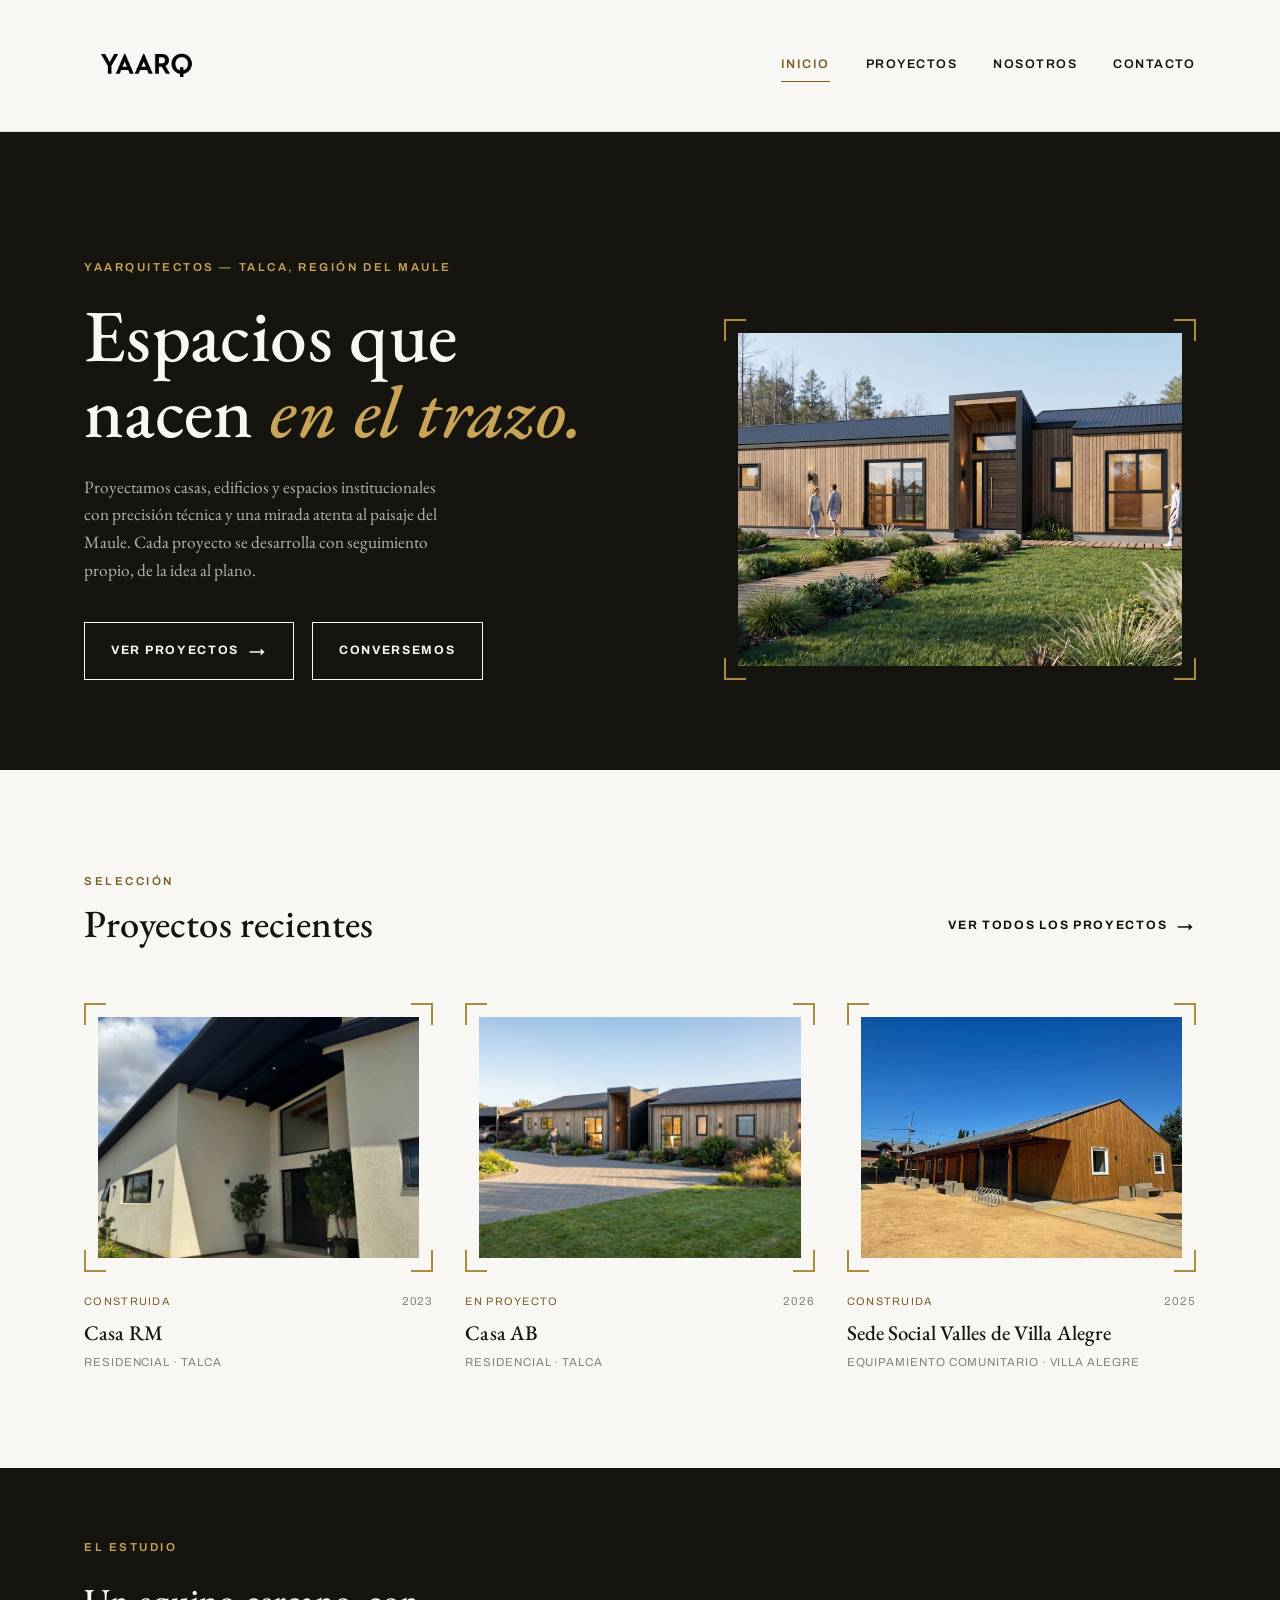
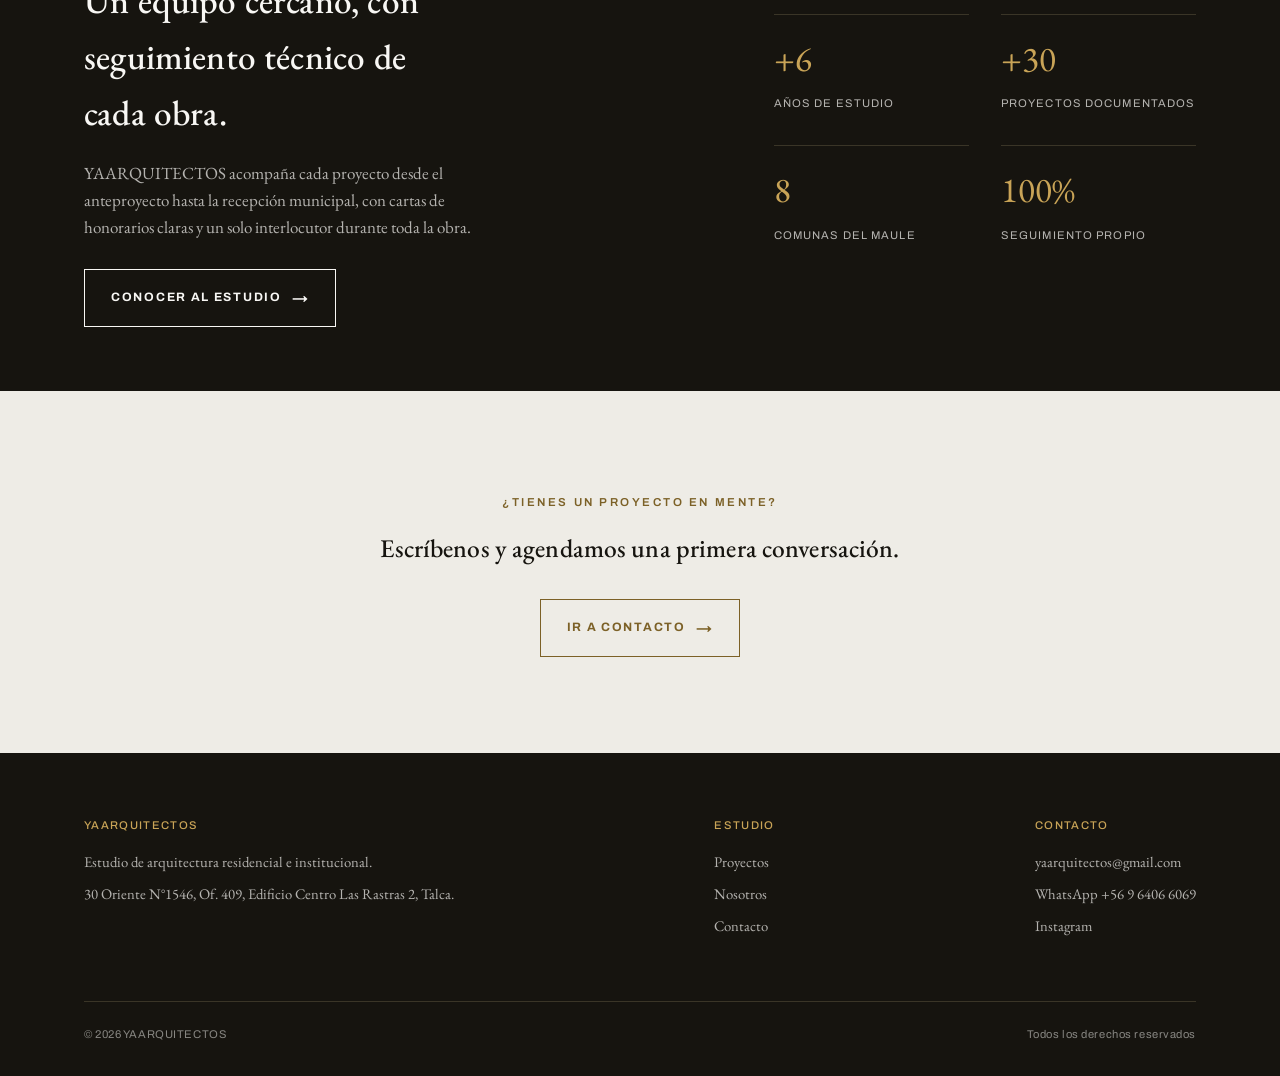
<file: index.html>
<!doctype html>
<html lang="es">
<head>
<meta charset="UTF-8">
<meta name="viewport" content="width=device-width, initial-scale=1.0">
<title>YAARQUITECTOS — Estudio de arquitectura</title>
<meta name="description" content="YAARQUITECTOS — estudio de arquitectura residencial e institucional en la Región del Maule, Chile.">
<link rel="icon" href="assets/img/logo.svg" type="image/svg+xml">
<link rel="preconnect" href="https://fonts.googleapis.com">
<link rel="preconnect" href="https://fonts.gstatic.com" crossorigin>
<link href="https://fonts.googleapis.com/css2?family=EB+Garamond:ital,wght@0,400;0,500;1,400;1,500&family=Archivo:wght@500;600;700&display=swap" rel="stylesheet">
<link rel="stylesheet" href="assets/css/style.css">
</head>
<body>

<header class="site-header">
  <div class="nav-row">
    <a href="index.html" class="brand"><img src="assets/img/logo.png" alt="YAARQUITECTOS" class="brand-mark"></a>
    <button class="nav-toggle" aria-label="Abrir menú" aria-expanded="false"><span></span></button>
    <nav class="nav-links">
      <a href="index.html" aria-current="page">Inicio</a>
      <a href="proyectos.html">Proyectos</a>
      <a href="nosotros.html">Nosotros</a>
      <a href="contacto.html">Contacto</a>
    </nav>
  </div>
</header>

<section class="hero on-dark">
  <div class="wrap hero-grid">
    <div>
      <span class="eyebrow">YAARQUITECTOS — Talca, Región del Maule</span>
      <h1>Espacios que nacen <em>en el trazo.</em></h1>
      <p>Proyectamos casas, edificios y espacios institucionales con precisión técnica y una mirada atenta al paisaje del Maule. Cada proyecto se desarrolla con seguimiento propio, de la idea al plano.</p>
      <div class="actions">
        <a href="proyectos.html" class="btn">Ver proyectos <span class="btn-arrow">→</span></a>
        <a href="contacto.html" class="btn btn-gold">Conversemos</a>
      </div>
    </div>
    <div>
      <div class="frame">
        <span class="fc-tr"></span><span class="fc-bl"></span>
        <div class="frame-media" style="aspect-ratio:4/3;">
          <img src="assets/img/hero-destacada.jpg" alt="Fachada y acceso principal de una vivienda proyectada por YAARQUITECTOS">
        </div>
      </div>
    </div>
  </div>
</section>

<section class="section">
  <div class="wrap">
    <div class="section-head">
      <div>
        <span class="eyebrow">Selección</span>
        <h2>Proyectos recientes</h2>
      </div>
      <a href="proyectos.html" class="btn btn-ghost">Ver todos los proyectos <span class="btn-arrow">→</span></a>
    </div>

    <div class="project-grid">
      <a class="pcard-link" href="proyectos/casa-rm.html">
        <div class="frame"><span class="fc-tr"></span><span class="fc-bl"></span>
          <div class="frame-media"><img src="assets/img/proyectos/casa-rm/casa-rm-fachada.jpg" alt="Fachada principal de Casa RM"></div>
        </div>
        <div class="pcard-meta"><span class="status">Construida</span><span class="pcard-tag">2023</span></div>
        <h3 class="pcard-name">Casa RM</h3>
        <p class="pcard-tag">Residencial · Talca</p>
      </a>

      <a class="pcard-link" href="proyectos/casa-ab.html">
        <div class="frame"><span class="fc-tr"></span><span class="fc-bl"></span>
          <div class="frame-media"><img src="assets/img/proyectos/casa-ab/cab-hero.jpg" alt="Fachada principal de Casa AB"></div>
        </div>
        <div class="pcard-meta"><span class="status">En proyecto</span><span class="pcard-tag">2026</span></div>
        <h3 class="pcard-name">Casa AB</h3>
        <p class="pcard-tag">Residencial · Talca</p>
      </a>

      <a class="pcard-link" href="proyectos/sede-social-villa-alegre.html">
        <div class="frame"><span class="fc-tr"></span><span class="fc-bl"></span>
          <div class="frame-media"><img src="assets/img/proyectos/sede-social-villa-alegre/sva-fachada.jpg" alt="Fachada principal de la Sede Social Valles de Villa Alegre"></div>
        </div>
        <div class="pcard-meta"><span class="status">Construida</span><span class="pcard-tag">2025</span></div>
        <h3 class="pcard-name">Sede Social Valles de Villa Alegre</h3>
        <p class="pcard-tag">Equipamiento comunitario · Villa Alegre</p>
      </a>
    </div>
  </div>
</section>

<section class="section on-dark section-tight">
  <div class="wrap" style="display:grid; grid-template-columns:1.2fr .8fr; gap:56px; align-items:center;">
    <div>
      <span class="eyebrow">El estudio</span>
      <h2 style="margin-top:14px; font-size:clamp(1.6rem,3vw,2.2rem); max-width:22ch;">Un equipo cercano, con seguimiento técnico de cada obra.</h2>
      <p style="margin-top:18px; color:var(--paper-70); max-width:52ch;">YAARQUITECTOS acompaña cada proyecto desde el anteproyecto hasta la recepción municipal, con cartas de honorarios claras y un solo interlocutor durante toda la obra.</p>
      <a href="nosotros.html" class="btn" style="margin-top:28px;">Conocer al estudio <span class="btn-arrow">→</span></a>
    </div>
    <div class="stat-row" style="grid-template-columns:1fr 1fr; margin-top:0;">
      <div class="stat"><div class="num">+6</div><div class="lbl">Años de estudio</div></div>
      <div class="stat"><div class="num">+30</div><div class="lbl">Proyectos documentados</div></div>
      <div class="stat"><div class="num">8</div><div class="lbl">Comunas del Maule</div></div>
      <div class="stat"><div class="num">100%</div><div class="lbl">Seguimiento propio</div></div>
    </div>
  </div>
</section>

<section class="section on-soft">
  <div class="wrap center">
    <span class="eyebrow">¿Tienes un proyecto en mente?</span>
    <h2 style="margin-top:14px;">Escríbenos y agendamos una primera conversación.</h2>
    <div style="margin-top:30px;">
      <a href="contacto.html" class="btn btn-gold">Ir a contacto <span class="btn-arrow">→</span></a>
    </div>
  </div>
</section>

<footer class="site-footer">
  <div class="wrap">
    <div class="footer-row">
      <div class="footer-col">
        <h4>YAARQUITECTOS</h4>
        <p>Estudio de arquitectura residencial e institucional.</p>
        <p>30 Oriente N°1546, Of. 409, Edificio Centro Las Rastras 2, Talca.</p>
      </div>
      <div class="footer-col">
        <h4>Estudio</h4>
        <a href="proyectos.html">Proyectos</a>
        <a href="nosotros.html">Nosotros</a>
        <a href="contacto.html">Contacto</a>
      </div>
      <div class="footer-col">
        <h4>Contacto</h4>
        <a href="mailto:yaarquitectos@gmail.com">yaarquitectos@gmail.com</a>
        <a href="https://wa.me/56964066069" target="_blank" rel="noopener">WhatsApp +56 9 6406 6069</a>
        <a href="https://www.instagram.com/ya.arq/" target="_blank" rel="noopener">Instagram</a>
      </div>
    </div>
    <div class="footer-bottom">
      <span>© <span data-year></span> YAARQUITECTOS</span>
      <span>Todos los derechos reservados</span>
    </div>
  </div>
</footer>

<script src="assets/js/main.js"></script>
</body>
</html>
</file>
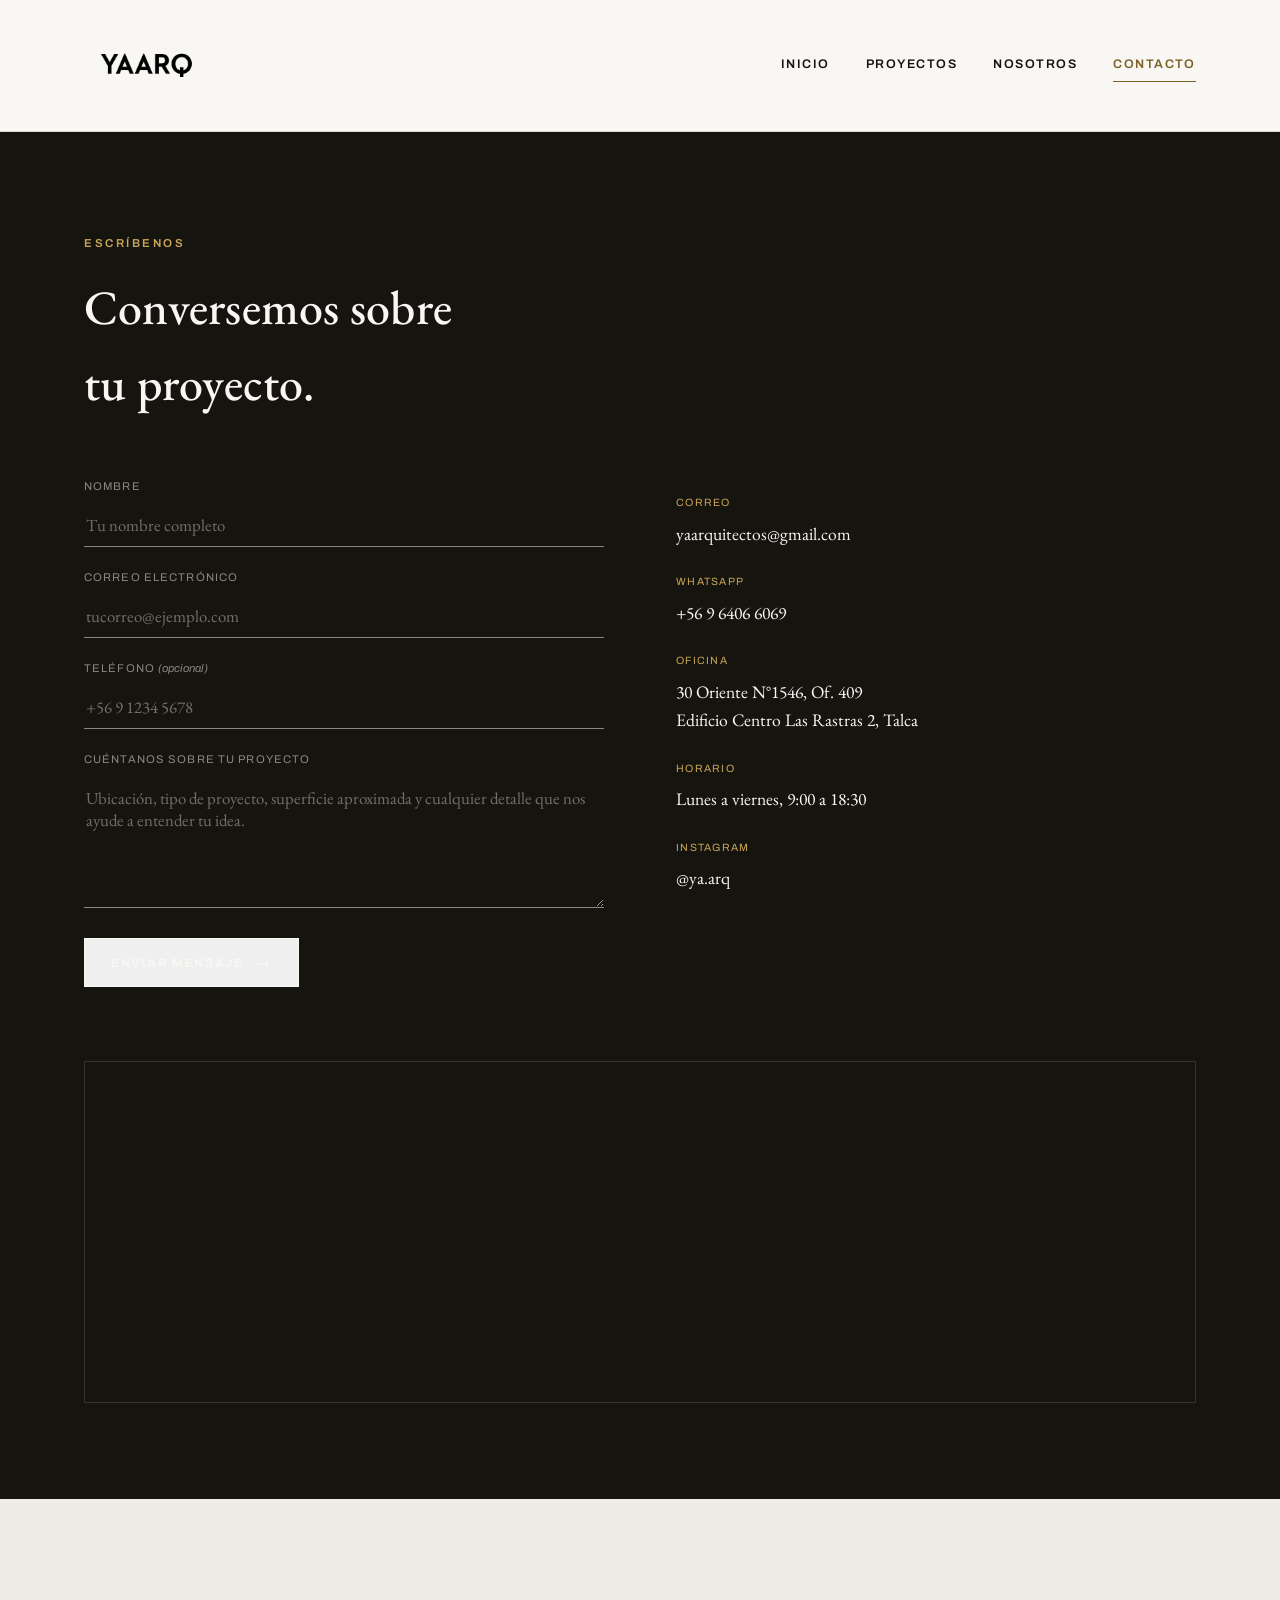
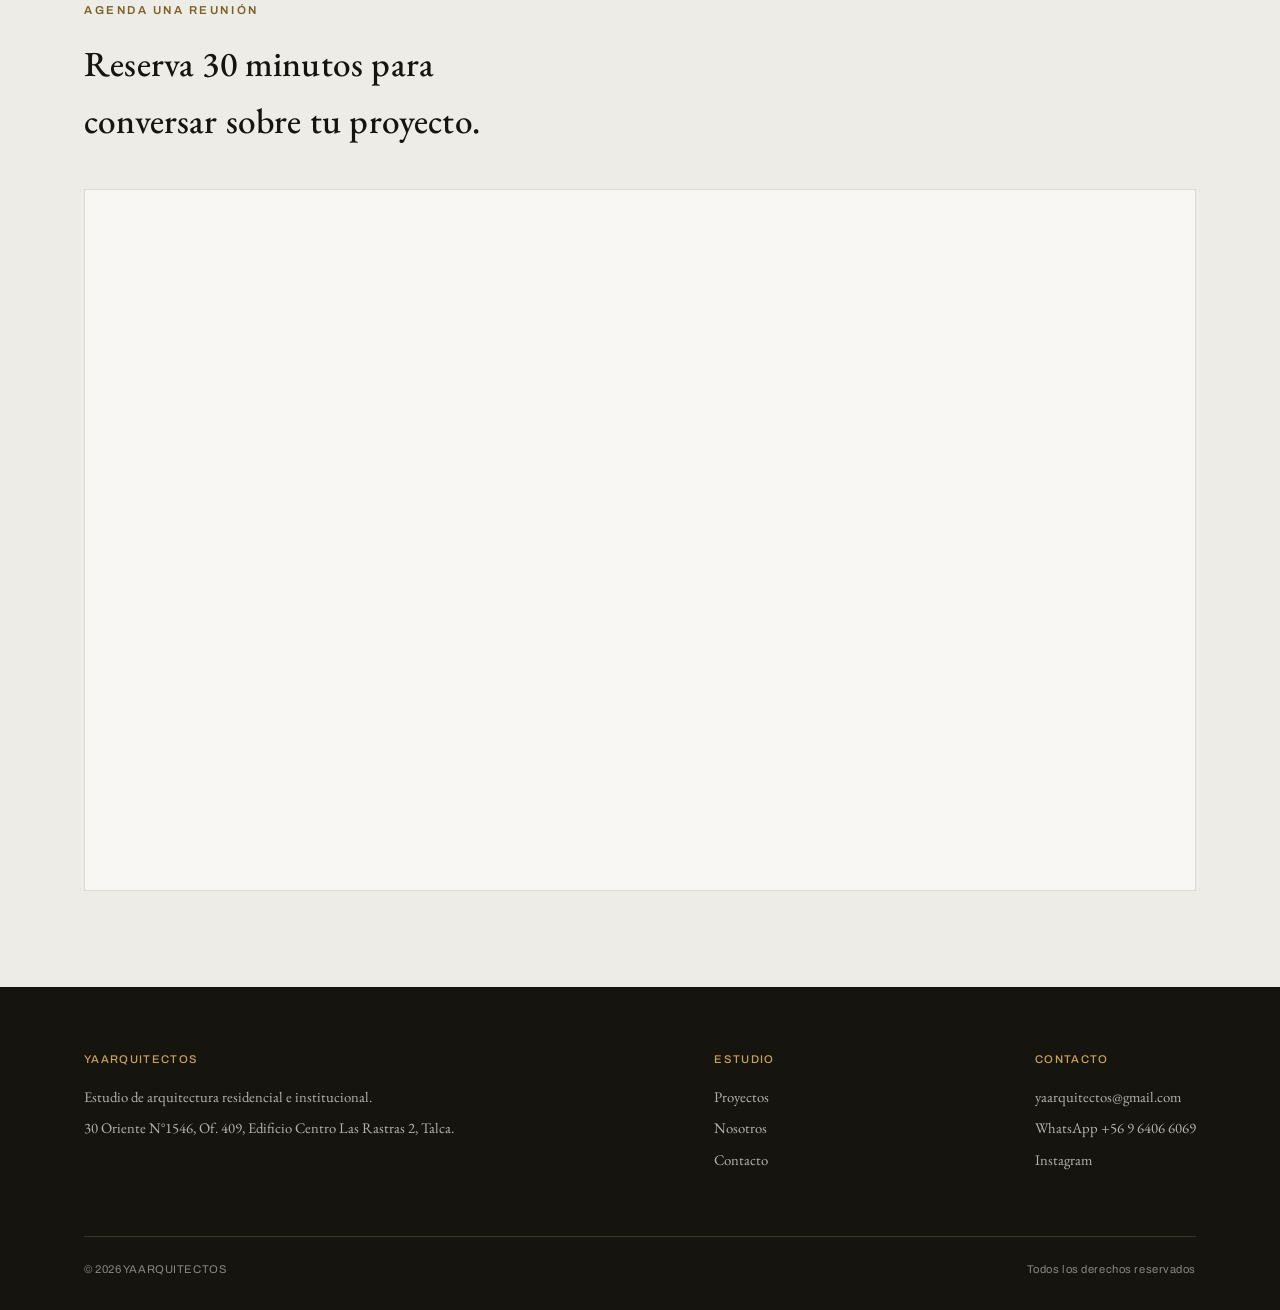
<file: contacto.html>
<!doctype html>
<html lang="es">
<head>
<meta charset="UTF-8">
<meta name="viewport" content="width=device-width, initial-scale=1.0">
<title>Contacto — YAARQUITECTOS</title>
<meta name="description" content="Escribe a YAARQUITECTOS, estudio de arquitectura en Talca, Región del Maule.">
<link rel="icon" href="assets/img/logo.svg" type="image/svg+xml">
<link rel="preconnect" href="https://fonts.googleapis.com">
<link rel="preconnect" href="https://fonts.gstatic.com" crossorigin>
<link href="https://fonts.googleapis.com/css2?family=EB+Garamond:ital,wght@0,400;0,500;1,400;1,500&family=Archivo:wght@500;600;700&display=swap" rel="stylesheet">
<link rel="stylesheet" href="assets/css/style.css">
</head>
<body>

<header class="site-header">
  <div class="nav-row">
    <a href="index.html" class="brand"><img src="assets/img/logo.png" alt="YAARQUITECTOS" class="brand-mark"></a>
    <button class="nav-toggle" aria-label="Abrir menú" aria-expanded="false"><span></span></button>
    <nav class="nav-links">
      <a href="index.html">Inicio</a>
      <a href="proyectos.html">Proyectos</a>
      <a href="nosotros.html">Nosotros</a>
      <a href="contacto.html" aria-current="page">Contacto</a>
    </nav>
  </div>
</header>

<section class="section on-dark">
  <div class="wrap">
    <span class="eyebrow">Escríbenos</span>
    <h1 style="margin-top:14px; font-size:clamp(2rem,4vw,3rem); max-width:16ch;">Conversemos sobre tu proyecto.</h1>

    <div class="contact-grid" style="margin-top:56px;">
      <form class="contact-form" action="https://formspree.io/f/mnjkleja" method="POST">
        <div class="field">
          <label for="nombre">Nombre</label>
          <input type="text" id="nombre" name="nombre" placeholder="Tu nombre completo" required>
        </div>
        <div class="field">
          <label for="email">Correo electrónico</label>
          <input type="email" id="email" name="email" placeholder="tucorreo@ejemplo.com" required>
        </div>
        <div class="field">
          <label for="telefono">Teléfono <span class="optional">(opcional)</span></label>
          <input type="tel" id="telefono" name="telefono" placeholder="+56 9 1234 5678">
        </div>
        <div class="field">
          <label for="mensaje">Cuéntanos sobre tu proyecto</label>
          <textarea id="mensaje" name="mensaje" rows="5" placeholder="Ubicación, tipo de proyecto, superficie aproximada y cualquier detalle que nos ayude a entender tu idea." required></textarea>
        </div>
        <button type="submit" class="btn">Enviar mensaje <span class="btn-arrow">→</span></button>
        <p class="form-status" style="margin-top:18px; color:var(--gold-bright); font-family:var(--sans); font-size:.85rem;"></p>
      </form>

      <dl class="contact-info">
        <dt>Correo</dt>
        <dd><a href="mailto:yaarquitectos@gmail.com">yaarquitectos@gmail.com</a></dd>
        <dt>WhatsApp</dt>
        <dd><a href="https://wa.me/56964066069" target="_blank" rel="noopener">+56 9 6406 6069</a></dd>
        <dt>Oficina</dt>
        <dd><a href="https://www.google.com/maps/search/?api=1&amp;query=30+Oriente+1546%2C+Edificio+Centro+Las+Rastras+2%2C+Talca" target="_blank" rel="noopener">30 Oriente N°1546, Of. 409<br>Edificio Centro Las Rastras 2, Talca</a></dd>
        <dt>Horario</dt>
        <dd>Lunes a viernes, 9:00 a 18:30</dd>
        <dt>Instagram</dt>
        <dd><a href="https://www.instagram.com/ya.arq/" target="_blank" rel="noopener">@ya.arq</a></dd>
      </dl>
    </div>

    <div class="map-frame" style="margin-top:56px;">
      <iframe src="https://www.google.com/maps?q=30+Oriente+1546,+Edificio+Centro+Las+Rastras+2,+Talca&output=embed" title="Ubicación de la oficina de YAARQUITECTOS" loading="lazy" referrerpolicy="no-referrer-when-downgrade" allowfullscreen></iframe>
    </div>
  </div>
</section>

<section class="section on-soft">
  <div class="wrap">
    <span class="eyebrow">Agenda una reunión</span>
    <h2 style="margin-top:14px; font-size:clamp(1.6rem,3vw,2.2rem); max-width:26ch;">Reserva 30 minutos para conversar sobre tu proyecto.</h2>
    <div class="calendly-frame" style="margin-top:40px;">
      <div class="calendly-inline-widget" data-url="https://calendly.com/yamil-alul-b/30min?hide_gdpr_banner=1&background_color=f8f7f4&text_color=16140f&primary_color=ad8a3e" style="min-width:320px;height:700px;"></div>
    </div>
  </div>
</section>

<footer class="site-footer">
  <div class="wrap">
    <div class="footer-row">
      <div class="footer-col">
        <h4>YAARQUITECTOS</h4>
        <p>Estudio de arquitectura residencial e institucional.</p>
        <p>30 Oriente N°1546, Of. 409, Edificio Centro Las Rastras 2, Talca.</p>
      </div>
      <div class="footer-col">
        <h4>Estudio</h4>
        <a href="proyectos.html">Proyectos</a>
        <a href="nosotros.html">Nosotros</a>
        <a href="contacto.html">Contacto</a>
      </div>
      <div class="footer-col">
        <h4>Contacto</h4>
        <a href="mailto:yaarquitectos@gmail.com">yaarquitectos@gmail.com</a>
        <a href="https://wa.me/56964066069" target="_blank" rel="noopener">WhatsApp +56 9 6406 6069</a>
        <a href="https://www.instagram.com/ya.arq/" target="_blank" rel="noopener">Instagram</a>
      </div>
    </div>
    <div class="footer-bottom">
      <span>© <span data-year></span> YAARQUITECTOS</span>
      <span>Todos los derechos reservados</span>
    </div>
  </div>
</footer>

<script src="assets/js/main.js"></script>
<script src="https://assets.calendly.com/assets/external/widget.js" async></script>
</body>
</html>
</file>
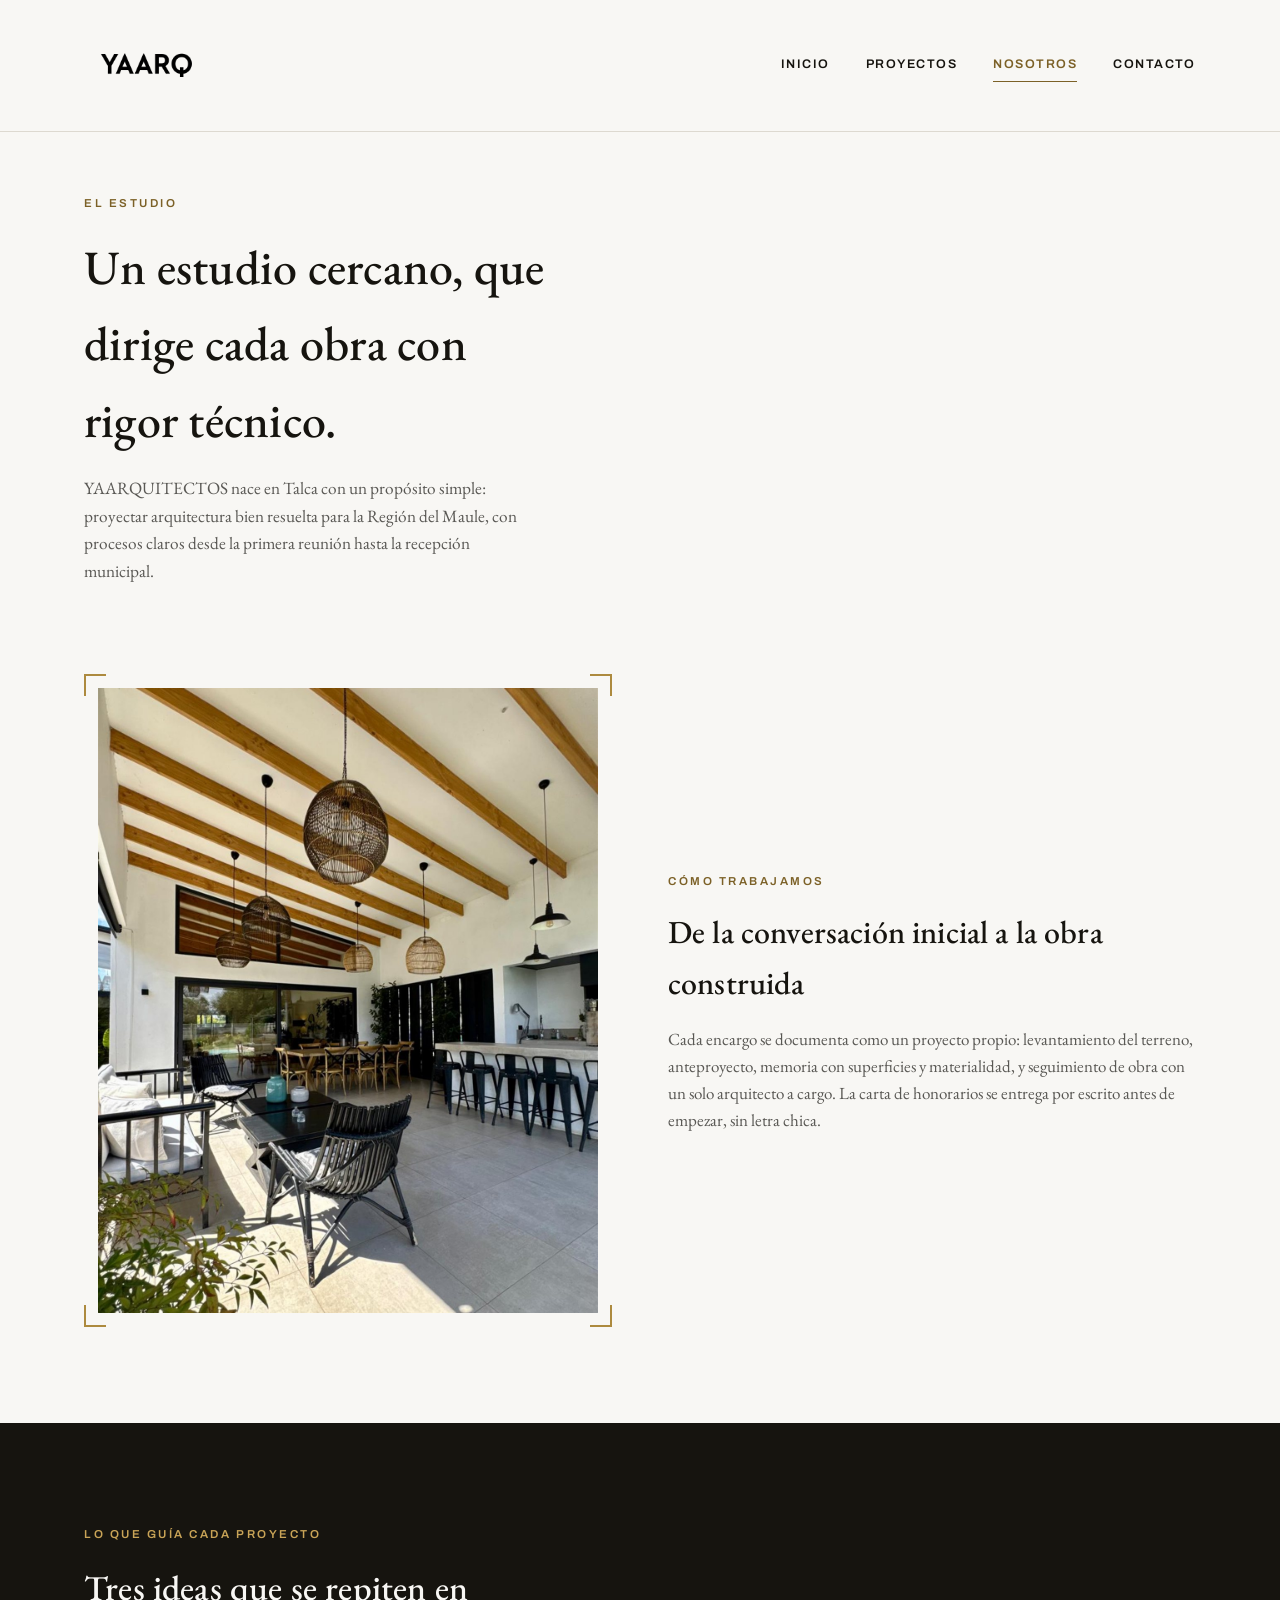
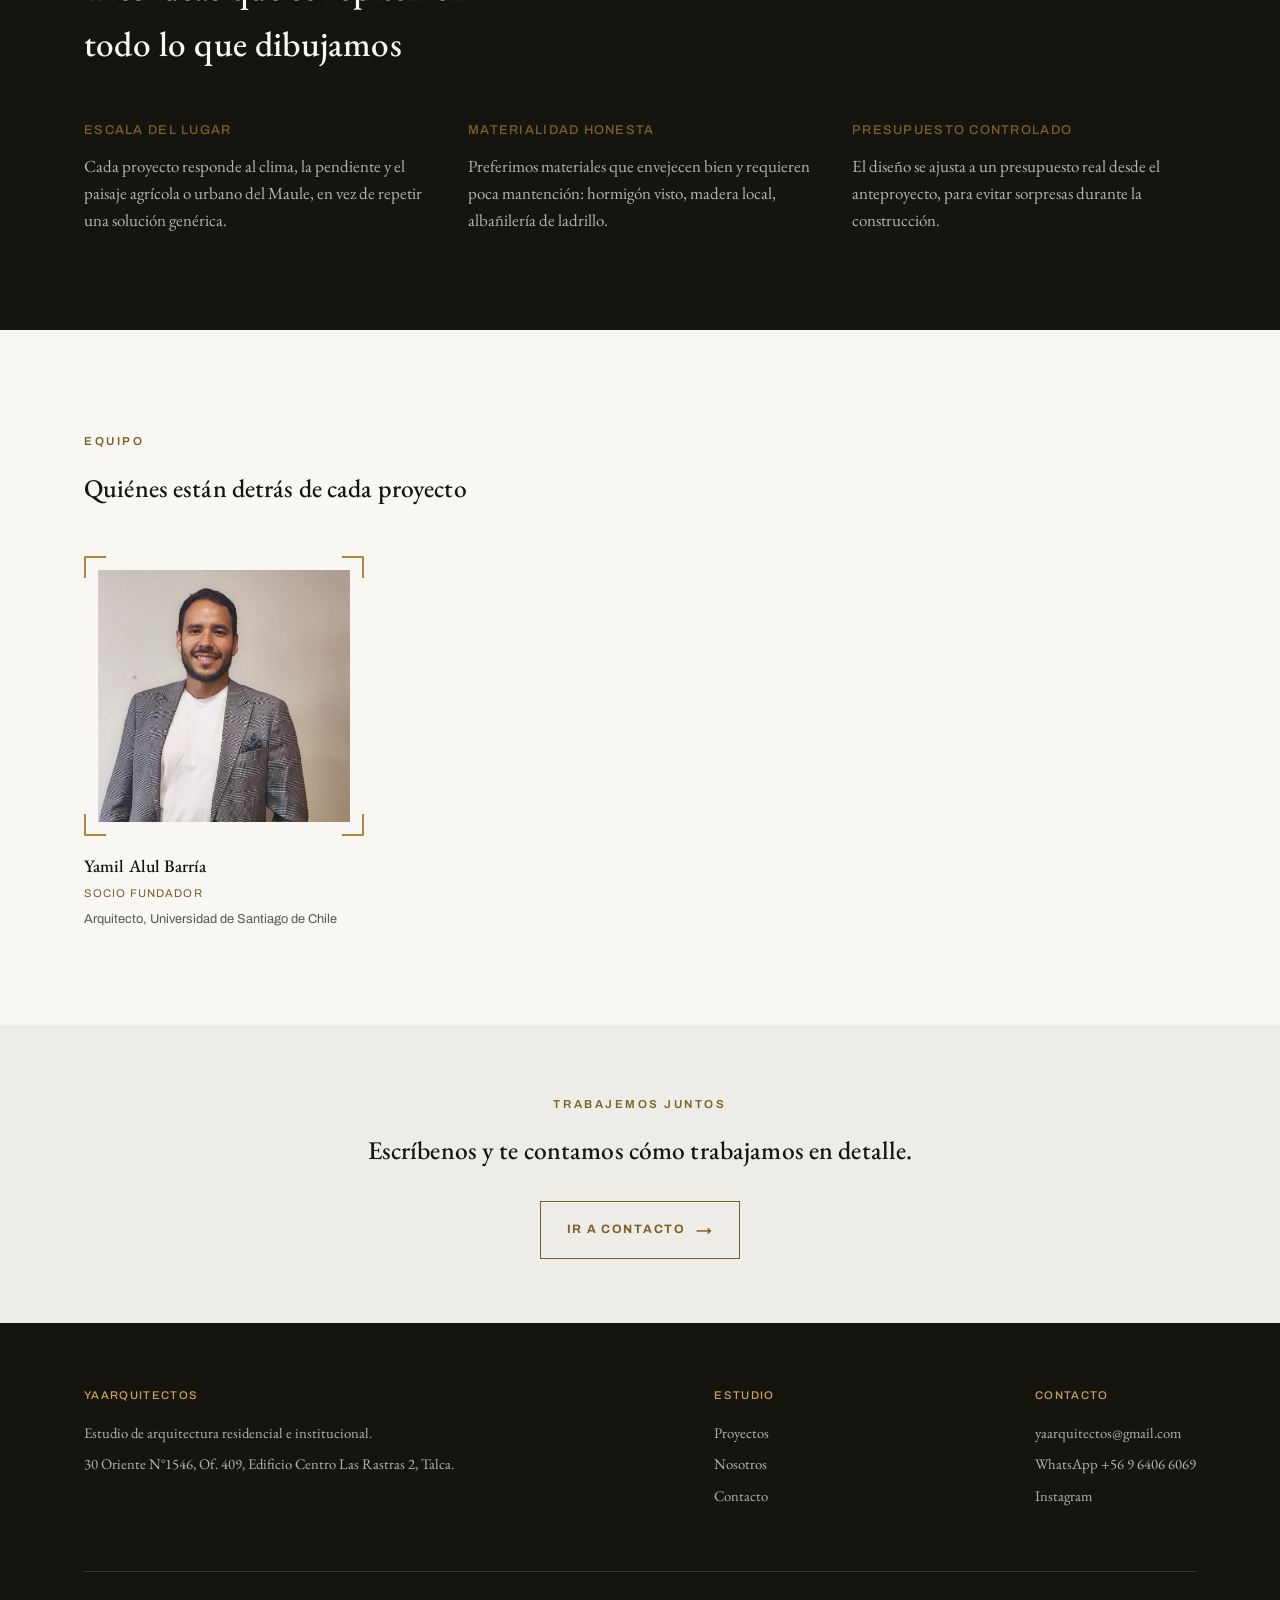
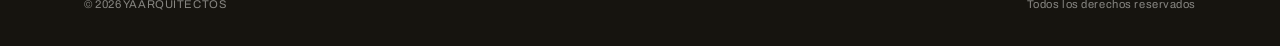
<file: nosotros.html>
<!doctype html>
<html lang="es">
<head>
<meta charset="UTF-8">
<meta name="viewport" content="width=device-width, initial-scale=1.0">
<title>Nosotros — YAARQUITECTOS</title>
<meta name="description" content="Conoce al estudio YAARQUITECTOS, con base en Talca, Región del Maule.">
<link rel="icon" href="assets/img/logo.svg" type="image/svg+xml">
<link rel="preconnect" href="https://fonts.googleapis.com">
<link rel="preconnect" href="https://fonts.gstatic.com" crossorigin>
<link href="https://fonts.googleapis.com/css2?family=EB+Garamond:ital,wght@0,400;0,500;1,400;1,500&family=Archivo:wght@500;600;700&display=swap" rel="stylesheet">
<link rel="stylesheet" href="assets/css/style.css">
</head>
<body>

<header class="site-header">
  <div class="nav-row">
    <a href="index.html" class="brand"><img src="assets/img/logo.png" alt="YAARQUITECTOS" class="brand-mark"></a>
    <button class="nav-toggle" aria-label="Abrir menú" aria-expanded="false"><span></span></button>
    <nav class="nav-links">
      <a href="index.html">Inicio</a>
      <a href="proyectos.html">Proyectos</a>
      <a href="nosotros.html" aria-current="page">Nosotros</a>
      <a href="contacto.html">Contacto</a>
    </nav>
  </div>
</header>

<section class="section-tight" style="padding-top:56px;">
  <div class="wrap">
    <span class="eyebrow">El estudio</span>
    <h1 style="margin-top:14px; font-size:clamp(2rem,4vw,3rem); max-width:20ch;">Un estudio cercano, que dirige cada obra con rigor técnico.</h1>
    <p class="max-56" style="margin-top:16px; color:var(--ink-70); font-size:1.08rem;">YAARQUITECTOS nace en Talca con un propósito simple: proyectar arquitectura bien resuelta para la Región del Maule, con procesos claros desde la primera reunión hasta la recepción municipal.</p>
  </div>
</section>

<section class="section" style="padding-top:24px;">
  <div class="wrap" style="display:grid; grid-template-columns:1fr 1fr; gap:56px; align-items:center;">
    <div class="frame"><span class="fc-tr"></span><span class="fc-bl"></span>
      <div class="frame-media" style="aspect-ratio:4/5;"><img src="assets/img/nosotros-equipo-terreno.jpg" alt="Terraza cubierta proyectada por YAARQUITECTOS, con quincho y comedor exterior"></div>
    </div>
    <div>
      <span class="eyebrow">Cómo trabajamos</span>
      <h2 style="margin-top:14px; font-size:clamp(1.5rem,3vw,2rem);">De la conversación inicial a la obra construida</h2>
      <p style="margin-top:16px; color:var(--ink-70);">Cada encargo se documenta como un proyecto propio: levantamiento del terreno, anteproyecto, memoria con superficies y materialidad, y seguimiento de obra con un solo arquitecto a cargo. La carta de honorarios se entrega por escrito antes de empezar, sin letra chica.</p>
    </div>
  </div>
</section>

<section class="section on-dark">
  <div class="wrap">
    <span class="eyebrow">Lo que guía cada proyecto</span>
    <h2 style="margin-top:14px; font-size:clamp(1.6rem,3vw,2.2rem); max-width:24ch;">Tres ideas que se repiten en todo lo que dibujamos</h2>
    <div class="value-grid">
      <div>
        <h3>Escala del lugar</h3>
        <p>Cada proyecto responde al clima, la pendiente y el paisaje agrícola o urbano del Maule, en vez de repetir una solución genérica.</p>
      </div>
      <div>
        <h3>Materialidad honesta</h3>
        <p>Preferimos materiales que envejecen bien y requieren poca mantención: hormigón visto, madera local, albañilería de ladrillo.</p>
      </div>
      <div>
        <h3>Presupuesto controlado</h3>
        <p>El diseño se ajusta a un presupuesto real desde el anteproyecto, para evitar sorpresas durante la construcción.</p>
      </div>
    </div>
  </div>
</section>

<section class="section">
  <div class="wrap">
    <span class="eyebrow">Equipo</span>
    <h2 style="margin-top:14px;">Quiénes están detrás de cada proyecto</h2>
    <div class="team-grid">
      <div class="team-card">
        <div class="frame"><span class="fc-tr"></span><span class="fc-bl"></span>
          <div class="frame-media"><img src="assets/img/team/yamil-alul-barria.jpg" alt="Yamil Alul Barría, arquitecto y socio fundador de YAARQUITECTOS"></div>
        </div>
        <h3 class="team-name">Yamil Alul Barría</h3>
        <p class="team-role">Socio Fundador</p>
        <p class="team-degree">Arquitecto, Universidad de Santiago de Chile</p>
      </div>
    </div>
  </div>
</section>

<section class="section on-soft section-tight">
  <div class="wrap center">
    <span class="eyebrow">Trabajemos juntos</span>
    <h2 style="margin-top:14px;">Escríbenos y te contamos cómo trabajamos en detalle.</h2>
    <div style="margin-top:30px;">
      <a href="contacto.html" class="btn btn-gold">Ir a contacto <span class="btn-arrow">→</span></a>
    </div>
  </div>
</section>

<footer class="site-footer">
  <div class="wrap">
    <div class="footer-row">
      <div class="footer-col">
        <h4>YAARQUITECTOS</h4>
        <p>Estudio de arquitectura residencial e institucional.</p>
        <p>30 Oriente N°1546, Of. 409, Edificio Centro Las Rastras 2, Talca.</p>
      </div>
      <div class="footer-col">
        <h4>Estudio</h4>
        <a href="proyectos.html">Proyectos</a>
        <a href="nosotros.html">Nosotros</a>
        <a href="contacto.html">Contacto</a>
      </div>
      <div class="footer-col">
        <h4>Contacto</h4>
        <a href="mailto:yaarquitectos@gmail.com">yaarquitectos@gmail.com</a>
        <a href="https://wa.me/56964066069" target="_blank" rel="noopener">WhatsApp +56 9 6406 6069</a>
        <a href="https://www.instagram.com/ya.arq/" target="_blank" rel="noopener">Instagram</a>
      </div>
    </div>
    <div class="footer-bottom">
      <span>© <span data-year></span> YAARQUITECTOS</span>
      <span>Todos los derechos reservados</span>
    </div>
  </div>
</footer>

<script src="assets/js/main.js"></script>
</body>
</html>
</file>
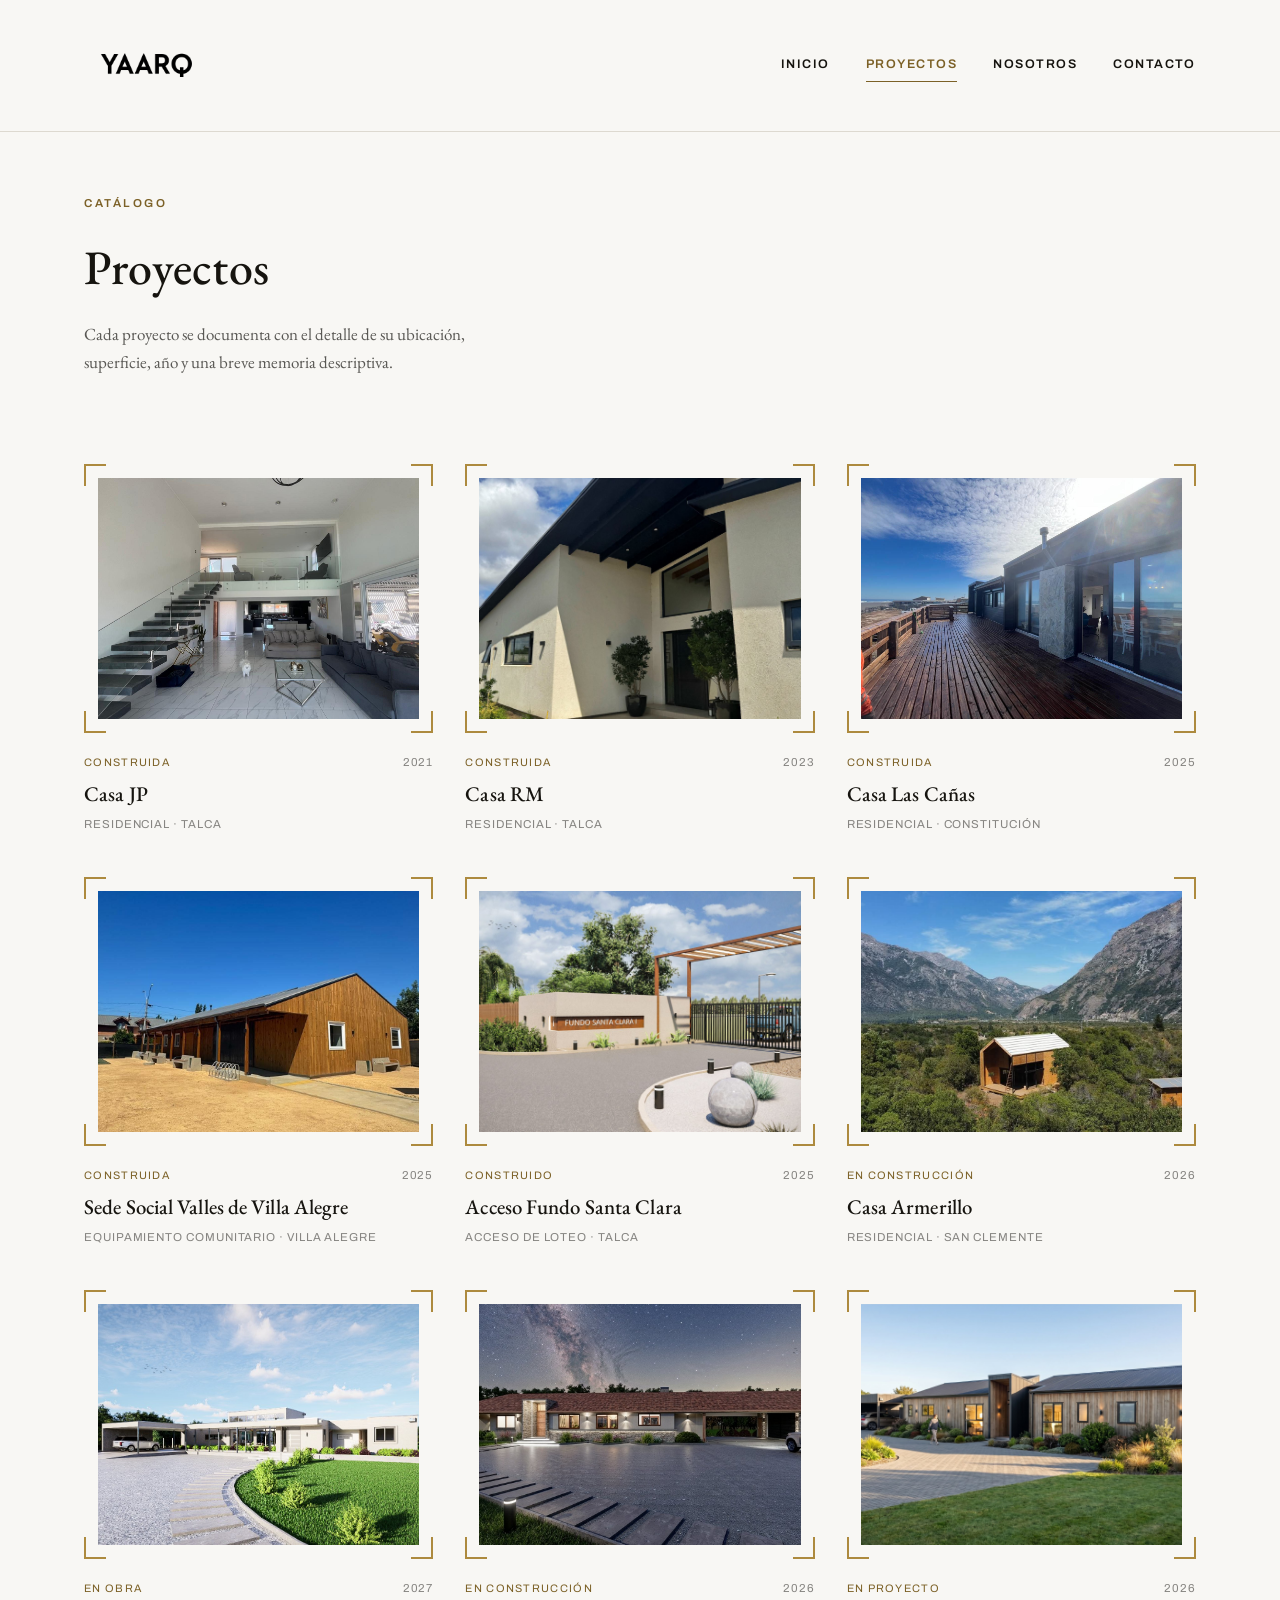
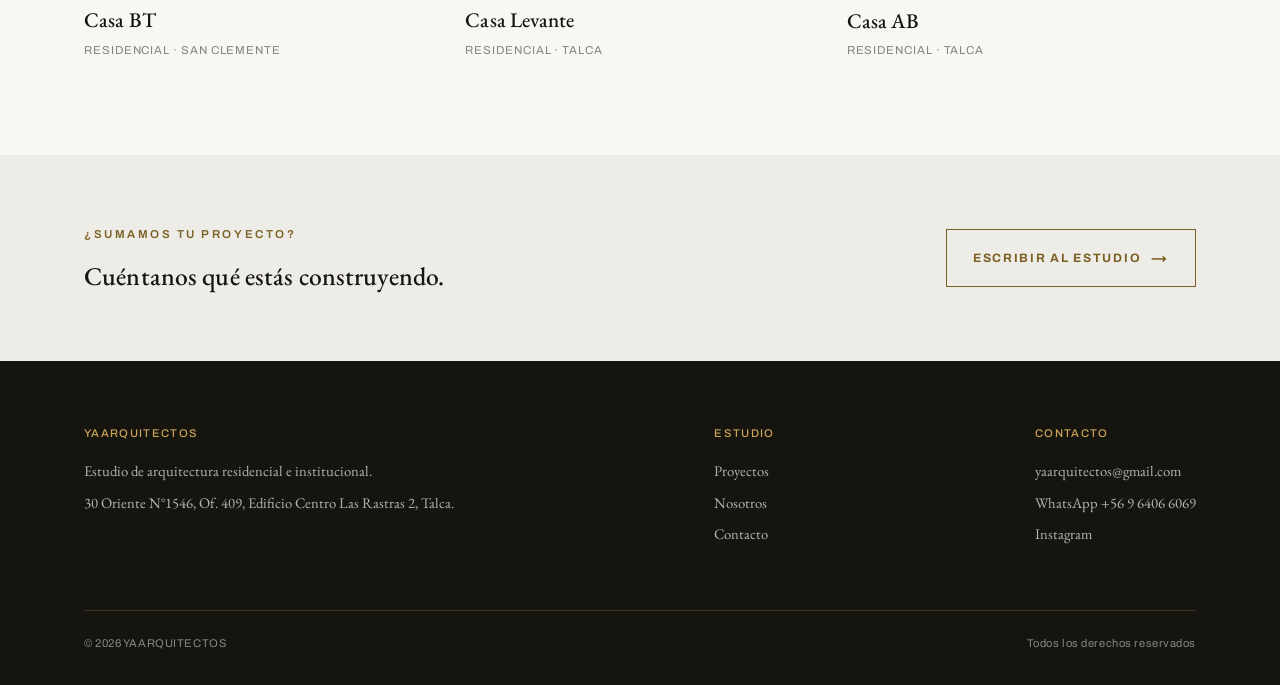
<file: proyectos.html>
<!doctype html>
<html lang="es">
<head>
<meta charset="UTF-8">
<meta name="viewport" content="width=device-width, initial-scale=1.0">
<title>Proyectos — YAARQUITECTOS</title>
<meta name="description" content="Catálogo de proyectos de YAARQUITECTOS: vivienda, oficinas y equipamiento en la Región del Maule.">
<link rel="icon" href="assets/img/logo.svg" type="image/svg+xml">
<link rel="preconnect" href="https://fonts.googleapis.com">
<link rel="preconnect" href="https://fonts.gstatic.com" crossorigin>
<link href="https://fonts.googleapis.com/css2?family=EB+Garamond:ital,wght@0,400;0,500;1,400;1,500&family=Archivo:wght@500;600;700&display=swap" rel="stylesheet">
<link rel="stylesheet" href="assets/css/style.css">
</head>
<body>

<header class="site-header">
  <div class="nav-row">
    <a href="index.html" class="brand"><img src="assets/img/logo.png" alt="YAARQUITECTOS" class="brand-mark"></a>
    <button class="nav-toggle" aria-label="Abrir menú" aria-expanded="false"><span></span></button>
    <nav class="nav-links">
      <a href="index.html">Inicio</a>
      <a href="proyectos.html" aria-current="page">Proyectos</a>
      <a href="nosotros.html">Nosotros</a>
      <a href="contacto.html">Contacto</a>
    </nav>
  </div>
</header>

<section class="section-tight" style="padding-top:56px;">
  <div class="wrap">
    <span class="eyebrow">Catálogo</span>
    <h1 style="margin-top:14px; font-size:clamp(2rem,4vw,3rem); max-width:18ch;">Proyectos</h1>
    <p class="max-56" style="margin-top:16px; color:var(--ink-70);">Cada proyecto se documenta con el detalle de su ubicación, superficie, año y una breve memoria descriptiva.</p>
  </div>
</section>

<section class="section" style="padding-top:24px;">
  <div class="wrap">
    <div class="project-grid">

      <a class="pcard-link" href="proyectos/casa-jp.html">
        <div class="frame"><span class="fc-tr"></span><span class="fc-bl"></span>
          <div class="frame-media"><img src="assets/img/proyectos/casa-jp/casa-jp-fachada.jpg" alt="Fachada principal de Casa JP"></div>
        </div>
        <div class="pcard-meta"><span class="status">Construida</span><span class="pcard-tag">2021</span></div>
        <h3 class="pcard-name">Casa JP</h3>
        <p class="pcard-tag">Residencial · Talca</p>
      </a>

      <a class="pcard-link" href="proyectos/casa-rm.html">
        <div class="frame"><span class="fc-tr"></span><span class="fc-bl"></span>
          <div class="frame-media"><img src="assets/img/proyectos/casa-rm/casa-rm-fachada.jpg" alt="Fachada principal de Casa RM"></div>
        </div>
        <div class="pcard-meta"><span class="status">Construida</span><span class="pcard-tag">2023</span></div>
        <h3 class="pcard-name">Casa RM</h3>
        <p class="pcard-tag">Residencial · Talca</p>
      </a>

      <a class="pcard-link" href="proyectos/casa-las-canas.html">
        <div class="frame"><span class="fc-tr"></span><span class="fc-bl"></span>
          <div class="frame-media"><img src="assets/img/proyectos/casa-las-canas/casa-lc-fachada.jpg" alt="Terraza con vista al mar, Casa Las Cañas"></div>
        </div>
        <div class="pcard-meta"><span class="status">Construida</span><span class="pcard-tag">2025</span></div>
        <h3 class="pcard-name">Casa Las Cañas</h3>
        <p class="pcard-tag">Residencial · Constitución</p>
      </a>

      <a class="pcard-link" href="proyectos/sede-social-villa-alegre.html">
        <div class="frame"><span class="fc-tr"></span><span class="fc-bl"></span>
          <div class="frame-media"><img src="assets/img/proyectos/sede-social-villa-alegre/sva-fachada.jpg" alt="Fachada principal de la Sede Social Valles de Villa Alegre"></div>
        </div>
        <div class="pcard-meta"><span class="status">Construida</span><span class="pcard-tag">2025</span></div>
        <h3 class="pcard-name">Sede Social Valles de Villa Alegre</h3>
        <p class="pcard-tag">Equipamiento comunitario · Villa Alegre</p>
      </a>

      <a class="pcard-link" href="proyectos/acceso-fundo-santa-clara.html">
        <div class="frame"><span class="fc-tr"></span><span class="fc-bl"></span>
          <div class="frame-media"><img src="assets/img/proyectos/acceso-fundo-santa-clara/fsc-render-dia.jpg" alt="Acceso Fundo Santa Clara"></div>
        </div>
        <div class="pcard-meta"><span class="status">Construido</span><span class="pcard-tag">2025</span></div>
        <h3 class="pcard-name">Acceso Fundo Santa Clara</h3>
        <p class="pcard-tag">Acceso de loteo · Talca</p>
      </a>

      <a class="pcard-link" href="proyectos/casa-armerillo.html">
        <div class="frame"><span class="fc-tr"></span><span class="fc-bl"></span>
          <div class="frame-media"><img src="assets/img/proyectos/casa-armerillo/ca-hero.jpg" alt="Casa Armerillo entre el bosque y la cordillera"></div>
        </div>
        <div class="pcard-meta"><span class="status">En construcción</span><span class="pcard-tag">2026</span></div>
        <h3 class="pcard-name">Casa Armerillo</h3>
        <p class="pcard-tag">Residencial · San Clemente</p>
      </a>

      <a class="pcard-link" href="proyectos/casa-bt.html">
        <div class="frame"><span class="fc-tr"></span><span class="fc-bl"></span>
          <div class="frame-media"><img src="assets/img/proyectos/casa-bt/cbt-fachada.jpg" alt="Fachada principal de Casa BT"></div>
        </div>
        <div class="pcard-meta"><span class="status">En obra</span><span class="pcard-tag">2027</span></div>
        <h3 class="pcard-name">Casa BT</h3>
        <p class="pcard-tag">Residencial · San Clemente</p>
      </a>

      <a class="pcard-link" href="proyectos/casa-levante.html">
        <div class="frame"><span class="fc-tr"></span><span class="fc-bl"></span>
          <div class="frame-media"><img src="assets/img/proyectos/casa-levante/cl-hero.jpg" alt="Fachada principal de Casa Levante"></div>
        </div>
        <div class="pcard-meta"><span class="status">En construcción</span><span class="pcard-tag">2026</span></div>
        <h3 class="pcard-name">Casa Levante</h3>
        <p class="pcard-tag">Residencial · Talca</p>
      </a>

      <a class="pcard-link" href="proyectos/casa-ab.html">
        <div class="frame"><span class="fc-tr"></span><span class="fc-bl"></span>
          <div class="frame-media"><img src="assets/img/proyectos/casa-ab/cab-hero.jpg" alt="Fachada principal de Casa AB"></div>
        </div>
        <div class="pcard-meta"><span class="status">En proyecto</span><span class="pcard-tag">2026</span></div>
        <h3 class="pcard-name">Casa AB</h3>
        <p class="pcard-tag">Residencial · Talca</p>
      </a>

    </div>
  </div>
</section>

<section class="section on-soft section-tight">
  <div class="wrap" style="display:flex; justify-content:space-between; align-items:center; gap:24px; flex-wrap:wrap;">
    <div>
      <span class="eyebrow">¿Sumamos tu proyecto?</span>
      <h2 style="margin-top:10px; font-size:1.6rem;">Cuéntanos qué estás construyendo.</h2>
    </div>
    <a href="contacto.html" class="btn btn-gold">Escribir al estudio <span class="btn-arrow">→</span></a>
  </div>
</section>

<footer class="site-footer">
  <div class="wrap">
    <div class="footer-row">
      <div class="footer-col">
        <h4>YAARQUITECTOS</h4>
        <p>Estudio de arquitectura residencial e institucional.</p>
        <p>30 Oriente N°1546, Of. 409, Edificio Centro Las Rastras 2, Talca.</p>
      </div>
      <div class="footer-col">
        <h4>Estudio</h4>
        <a href="proyectos.html">Proyectos</a>
        <a href="nosotros.html">Nosotros</a>
        <a href="contacto.html">Contacto</a>
      </div>
      <div class="footer-col">
        <h4>Contacto</h4>
        <a href="mailto:yaarquitectos@gmail.com">yaarquitectos@gmail.com</a>
        <a href="https://wa.me/56964066069" target="_blank" rel="noopener">WhatsApp +56 9 6406 6069</a>
        <a href="https://www.instagram.com/ya.arq/" target="_blank" rel="noopener">Instagram</a>
      </div>
    </div>
    <div class="footer-bottom">
      <span>© <span data-year></span> YAARQUITECTOS</span>
      <span>Todos los derechos reservados</span>
    </div>
  </div>
</footer>

<script src="assets/js/main.js"></script>
</body>
</html>
</file>
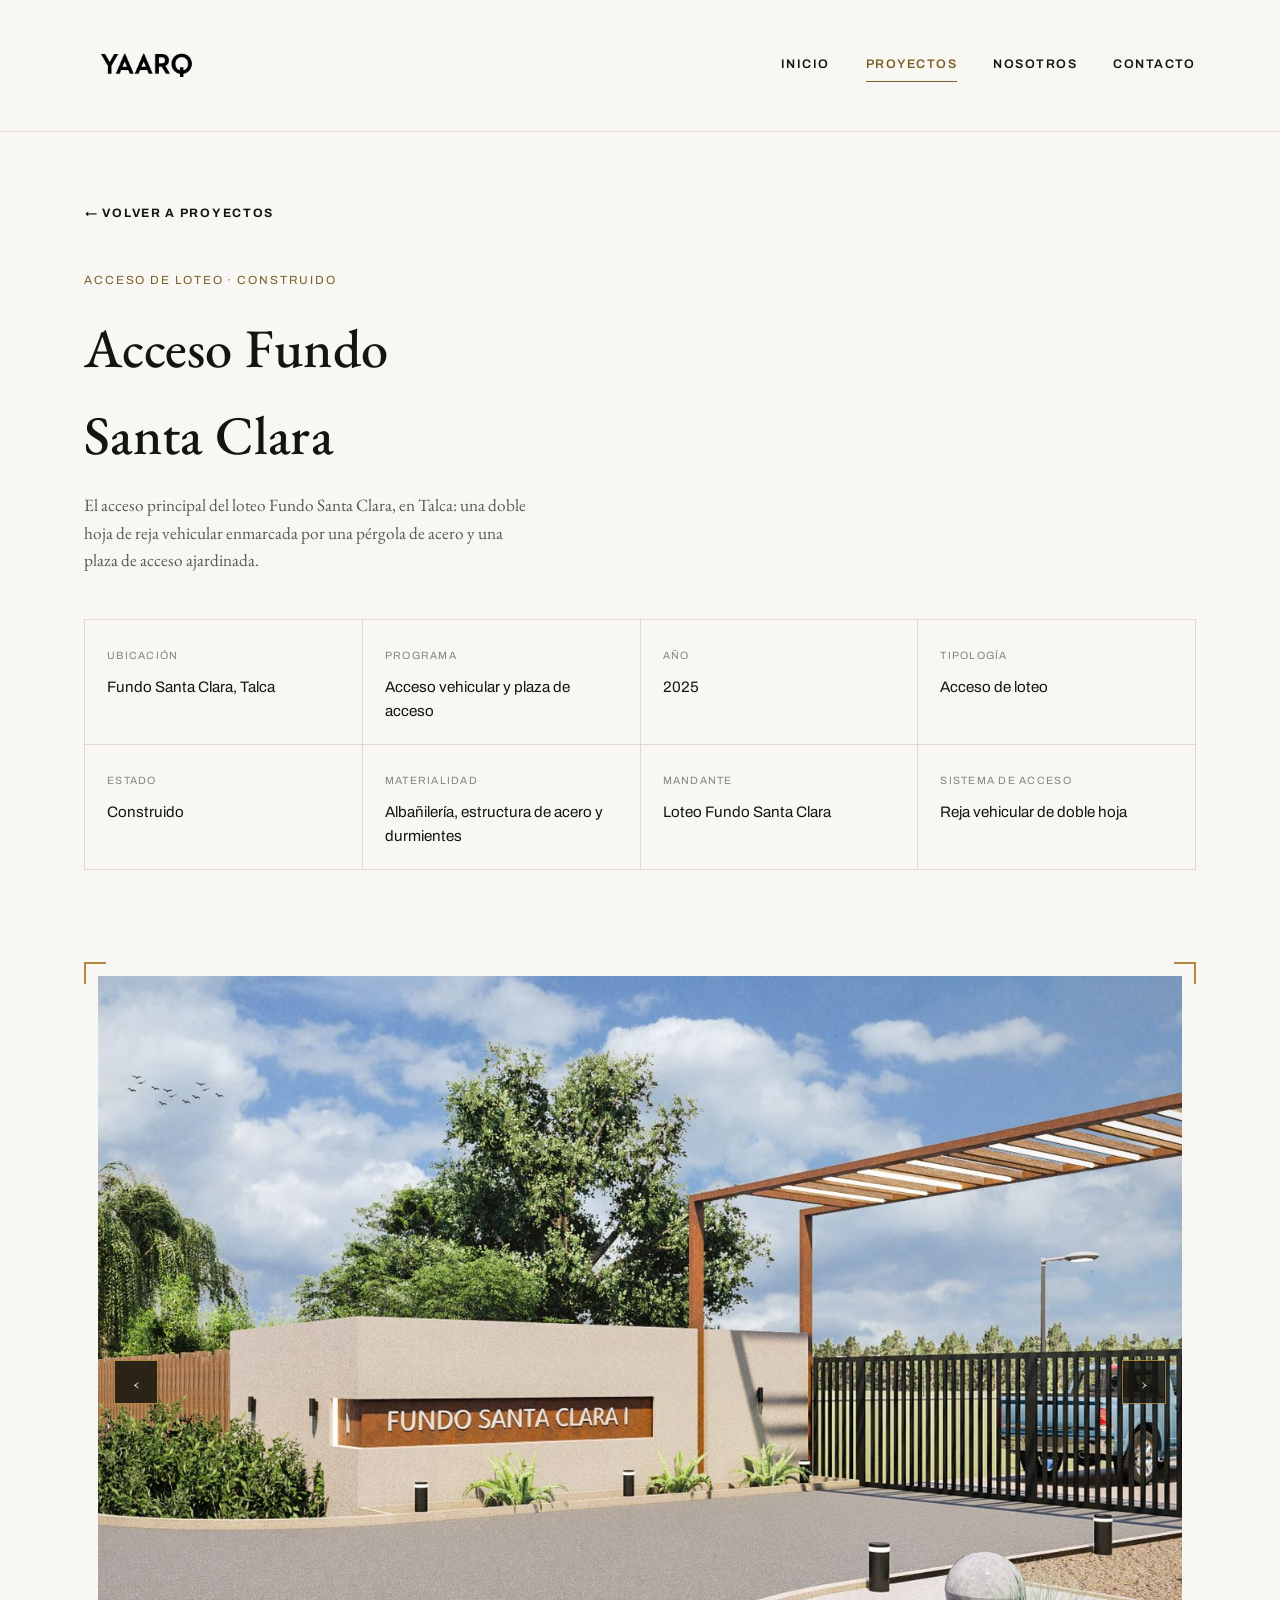
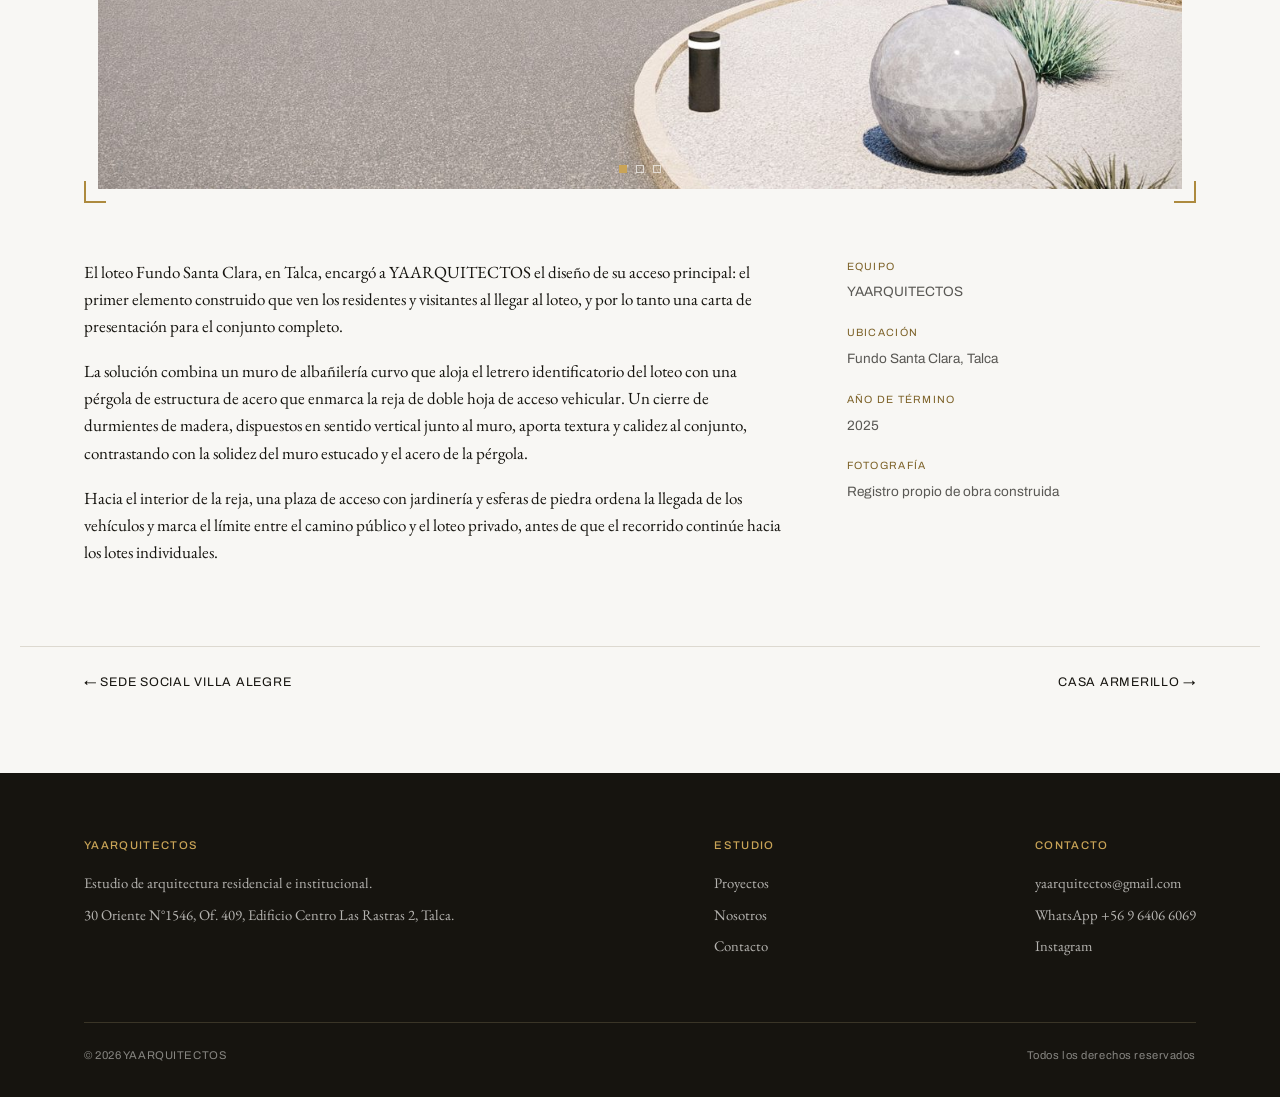
<file: proyectos/acceso-fundo-santa-clara.html>
<!doctype html>
<html lang="es">
<head>
<meta charset="UTF-8">
<meta name="viewport" content="width=device-width, initial-scale=1.0">
<title>Acceso Fundo Santa Clara — YAARQUITECTOS</title>
<meta name="description" content="Proyecto Acceso Loteo Fundo Santa Clara, Talca, Región del Maule, por YAARQUITECTOS.">
<link rel="icon" href="../assets/img/logo.svg" type="image/svg+xml">
<link rel="preconnect" href="https://fonts.googleapis.com">
<link rel="preconnect" href="https://fonts.gstatic.com" crossorigin>
<link href="https://fonts.googleapis.com/css2?family=EB+Garamond:ital,wght@0,400;0,500;1,400;1,500&family=Archivo:wght@500;600;700&display=swap" rel="stylesheet">
<link rel="stylesheet" href="../assets/css/style.css">
</head>
<body>

<header class="site-header">
  <div class="nav-row">
    <a href="../index.html" class="brand"><img src="../assets/img/logo.png" alt="YAARQUITECTOS" class="brand-mark"></a>
    <button class="nav-toggle" aria-label="Abrir menú" aria-expanded="false"><span></span></button>
    <nav class="nav-links">
      <a href="../index.html">Inicio</a>
      <a href="../proyectos.html" aria-current="page">Proyectos</a>
      <a href="../nosotros.html">Nosotros</a>
      <a href="../contacto.html">Contacto</a>
    </nav>
  </div>
</header>

<section class="wrap ficha-head">
  <a href="../proyectos.html" class="btn btn-ghost" style="margin-bottom:8px;">← Volver a proyectos</a>
  <p class="ficha-code" style="margin-top:24px;">Acceso de loteo · Construido</p>
  <h1 class="ficha-title">Acceso Fundo Santa Clara</h1>
  <p class="ficha-sub">El acceso principal del loteo Fundo Santa Clara, en Talca: una doble hoja de reja vehicular enmarcada por una pérgola de acero y una plaza de acceso ajardinada.</p>

  <div class="data-table">
    <div class="data-cell"><span class="k">Ubicación</span><div class="v">Fundo Santa Clara, Talca</div></div>
    <div class="data-cell"><span class="k">Programa</span><div class="v">Acceso vehicular y plaza de acceso</div></div>
    <div class="data-cell"><span class="k">Año</span><div class="v">2025</div></div>
    <div class="data-cell"><span class="k">Tipología</span><div class="v">Acceso de loteo</div></div>
    <div class="data-cell"><span class="k">Estado</span><div class="v">Construido</div></div>
    <div class="data-cell"><span class="k">Materialidad</span><div class="v">Albañilería, estructura de acero y durmientes</div></div>
    <div class="data-cell"><span class="k">Mandante</span><div class="v">Loteo Fundo Santa Clara</div></div>
    <div class="data-cell"><span class="k">Sistema de acceso</span><div class="v">Reja vehicular de doble hoja</div></div>
  </div>
</section>

<section class="wrap ficha-media">
  <div class="frame ficha-carousel-frame"><span class="fc-tr"></span><span class="fc-bl"></span>
    <div class="carousel" data-carousel>
      <div class="carousel-viewport">
        <div class="carousel-track">
      <div class="carousel-slide"><img src="../assets/img/proyectos/acceso-fundo-santa-clara/fsc-render-dia.jpg" alt="Render diurno del acceso Fundo Santa Clara"></div>
      <div class="carousel-slide"><img src="../assets/img/proyectos/acceso-fundo-santa-clara/fsc-obra-construccion.jpg" alt="Obra construida del acceso Fundo Santa Clara"></div>
      <div class="carousel-slide"><img src="../assets/img/proyectos/acceso-fundo-santa-clara/fsc-render-noche.jpg" alt="Render nocturno del acceso Fundo Santa Clara"></div>
        </div>
      </div>
      <button class="carousel-arrow carousel-prev" type="button" aria-label="Imagen anterior">&#8249;</button>
      <button class="carousel-arrow carousel-next" type="button" aria-label="Imagen siguiente">&#8250;</button>
      <div class="carousel-dots"></div>
    </div>
  </div>
</section>

<section class="wrap ficha-body">
  <div>
    <p>El loteo Fundo Santa Clara, en Talca, encargó a YAARQUITECTOS el diseño de su acceso principal: el primer elemento construido que ven los residentes y visitantes al llegar al loteo, y por lo tanto una carta de presentación para el conjunto completo.</p>
    <p>La solución combina un muro de albañilería curvo que aloja el letrero identificatorio del loteo con una pérgola de estructura de acero que enmarca la reja de doble hoja de acceso vehicular. Un cierre de durmientes de madera, dispuestos en sentido vertical junto al muro, aporta textura y calidez al conjunto, contrastando con la solidez del muro estucado y el acero de la pérgola.</p>
    <p>Hacia el interior de la reja, una plaza de acceso con jardinería y esferas de piedra ordena la llegada de los vehículos y marca el límite entre el camino público y el loteo privado, antes de que el recorrido continúe hacia los lotes individuales.</p>
  </div>
  <aside class="aside">
    <div><span class="k">Equipo</span>YAARQUITECTOS</div>
    <div><span class="k">Ubicación</span>Fundo Santa Clara, Talca</div>
    <div><span class="k">Año de término</span>2025</div>
    <div><span class="k">Fotografía</span>Registro propio de obra construida</div>
  </aside>
</section>

<nav class="wrap ficha-nav">
  <a href="sede-social-villa-alegre.html">← Sede Social Villa Alegre</a>
  <a href="casa-armerillo.html">Casa Armerillo →</a>
</nav>

<footer class="site-footer" style="margin-top:80px;">
  <div class="wrap">
    <div class="footer-row">
      <div class="footer-col">
        <h4>YAARQUITECTOS</h4>
        <p>Estudio de arquitectura residencial e institucional.</p>
        <p>30 Oriente N°1546, Of. 409, Edificio Centro Las Rastras 2, Talca.</p>
      </div>
      <div class="footer-col">
        <h4>Estudio</h4>
        <a href="../proyectos.html">Proyectos</a>
        <a href="../nosotros.html">Nosotros</a>
        <a href="../contacto.html">Contacto</a>
      </div>
      <div class="footer-col">
        <h4>Contacto</h4>
        <a href="mailto:yaarquitectos@gmail.com">yaarquitectos@gmail.com</a>
        <a href="https://wa.me/56964066069" target="_blank" rel="noopener">WhatsApp +56 9 6406 6069</a>
        <a href="https://www.instagram.com/ya.arq/" target="_blank" rel="noopener">Instagram</a>
      </div>
    </div>
    <div class="footer-bottom">
      <span>© <span data-year></span> YAARQUITECTOS</span>
      <span>Todos los derechos reservados</span>
    </div>
  </div>
</footer>

<script src="../assets/js/main.js"></script>
<script src="../assets/js/carousel.js"></script>
</body>
</html>
</file>
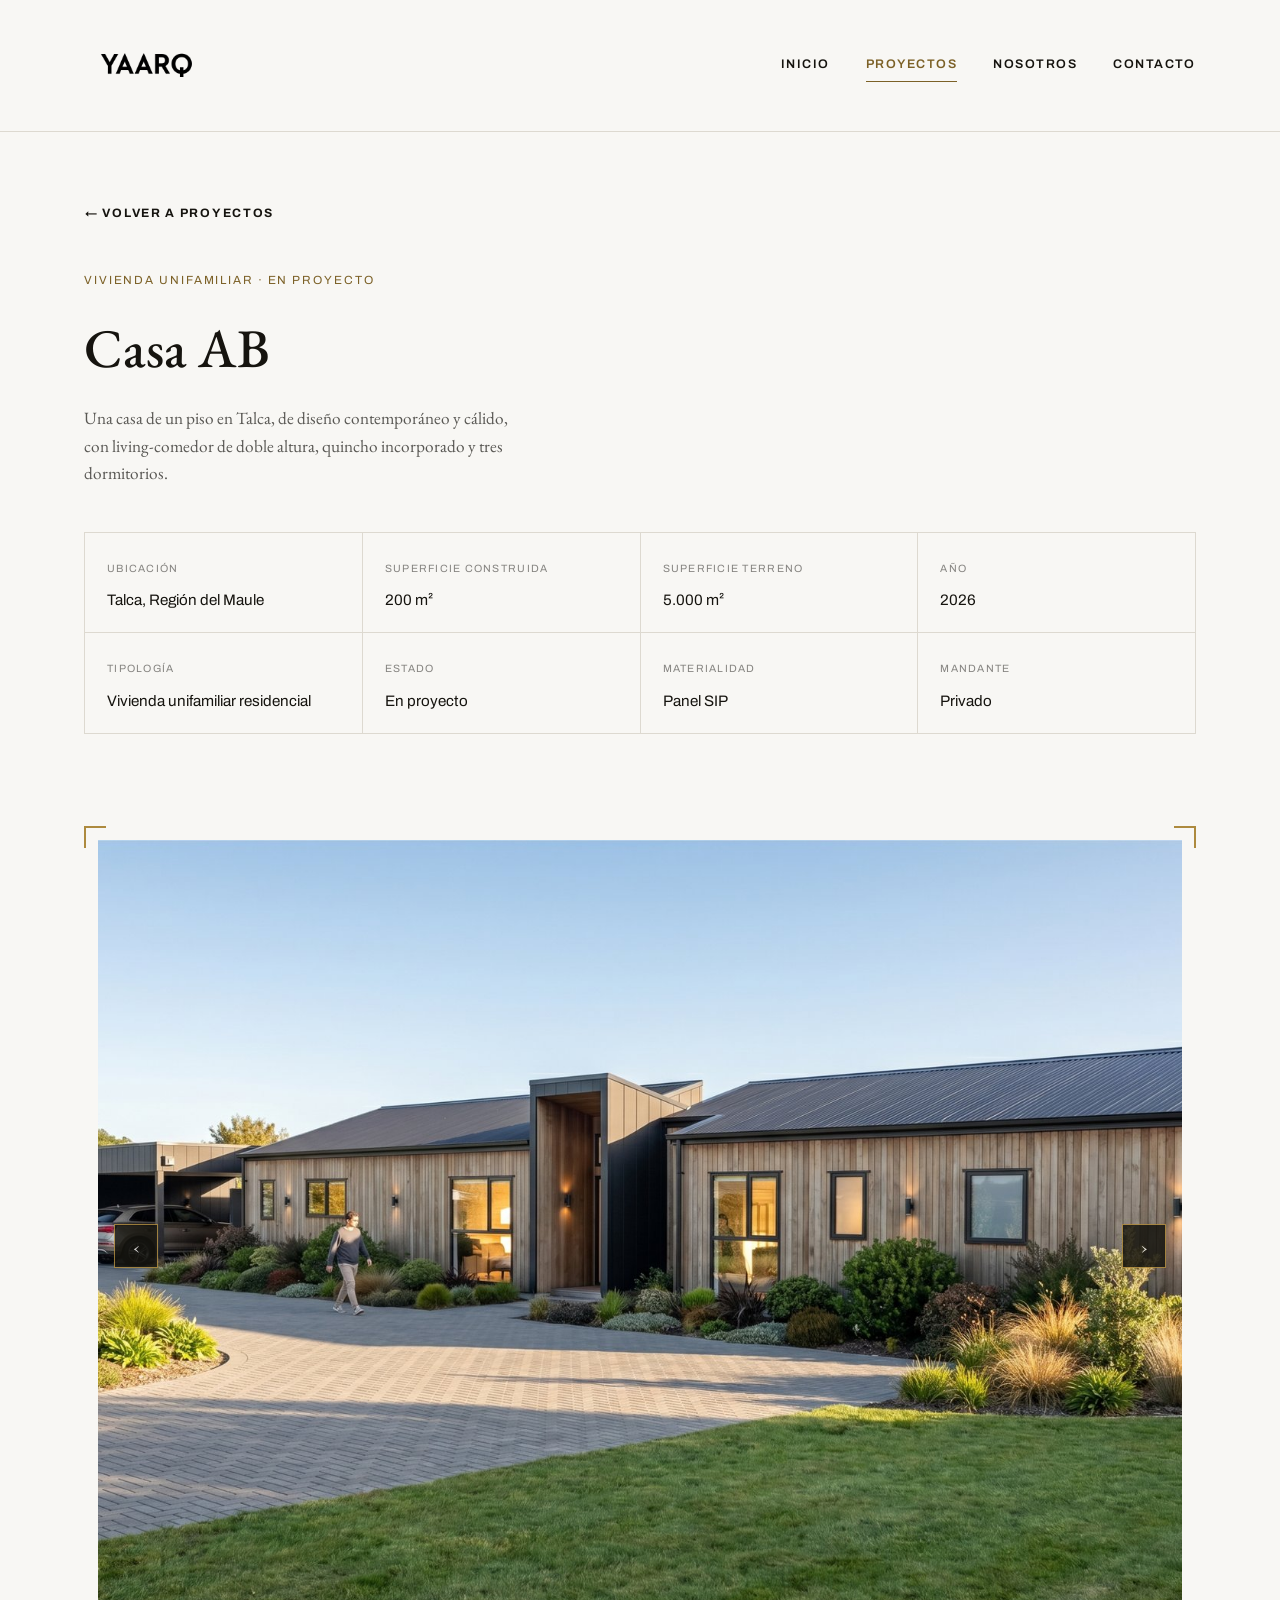
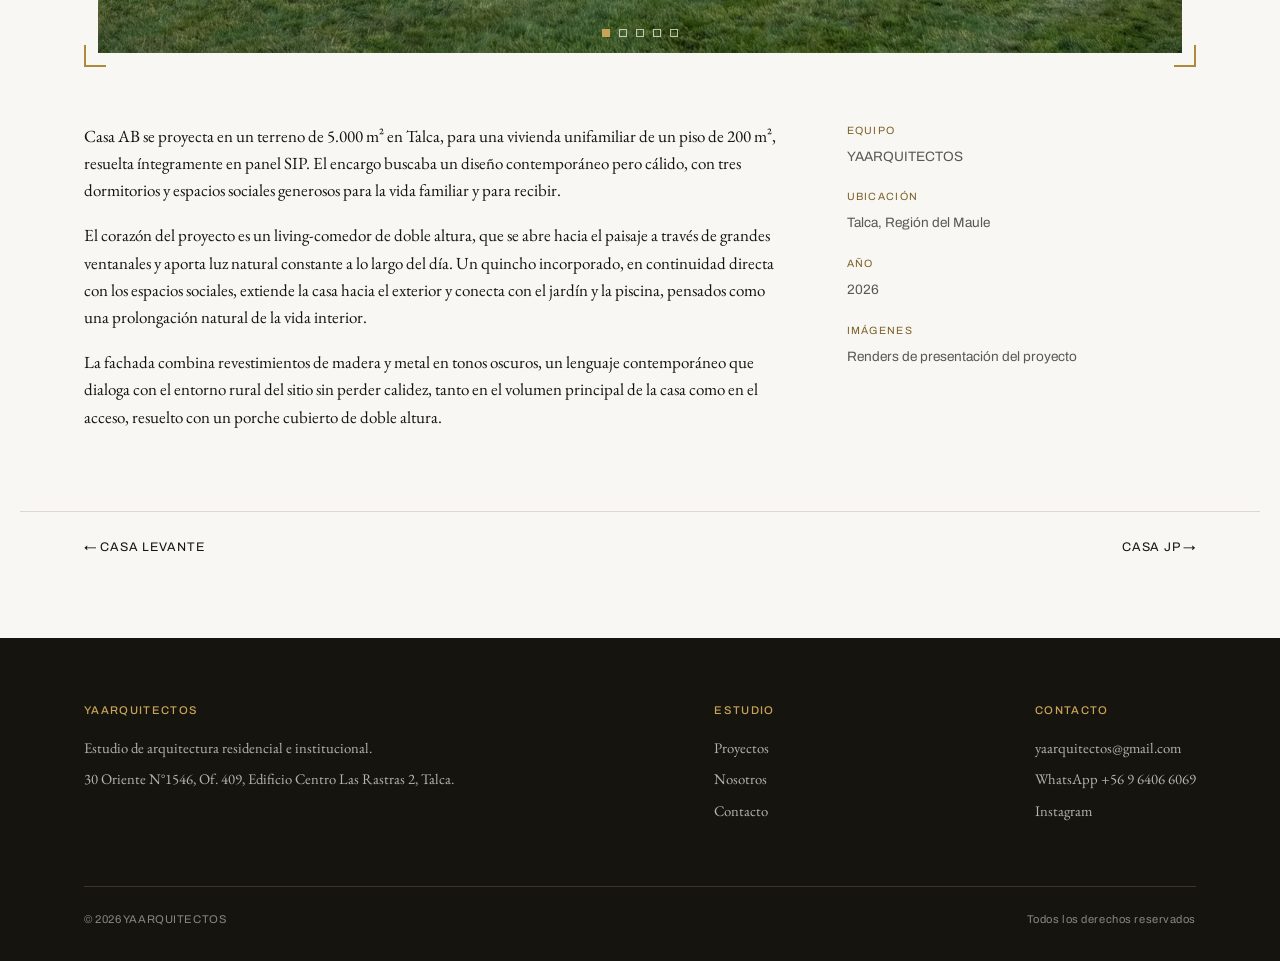
<file: proyectos/casa-ab.html>
<!doctype html>
<html lang="es">
<head>
<meta charset="UTF-8">
<meta name="viewport" content="width=device-width, initial-scale=1.0">
<title>Casa AB — YAARQUITECTOS</title>
<meta name="description" content="Proyecto Casa AB, vivienda unifamiliar en Talca, Región del Maule, por YAARQUITECTOS.">
<link rel="icon" href="../assets/img/logo.svg" type="image/svg+xml">
<link rel="preconnect" href="https://fonts.googleapis.com">
<link rel="preconnect" href="https://fonts.gstatic.com" crossorigin>
<link href="https://fonts.googleapis.com/css2?family=EB+Garamond:ital,wght@0,400;0,500;1,400;1,500&family=Archivo:wght@500;600;700&display=swap" rel="stylesheet">
<link rel="stylesheet" href="../assets/css/style.css">
</head>
<body>

<header class="site-header">
  <div class="nav-row">
    <a href="../index.html" class="brand"><img src="../assets/img/logo.png" alt="YAARQUITECTOS" class="brand-mark"></a>
    <button class="nav-toggle" aria-label="Abrir menú" aria-expanded="false"><span></span></button>
    <nav class="nav-links">
      <a href="../index.html">Inicio</a>
      <a href="../proyectos.html" aria-current="page">Proyectos</a>
      <a href="../nosotros.html">Nosotros</a>
      <a href="../contacto.html">Contacto</a>
    </nav>
  </div>
</header>

<section class="wrap ficha-head">
  <a href="../proyectos.html" class="btn btn-ghost" style="margin-bottom:8px;">← Volver a proyectos</a>
  <p class="ficha-code" style="margin-top:24px;">Vivienda unifamiliar · En proyecto</p>
  <h1 class="ficha-title">Casa AB</h1>
  <p class="ficha-sub">Una casa de un piso en Talca, de diseño contemporáneo y cálido, con living-comedor de doble altura, quincho incorporado y tres dormitorios.</p>

  <div class="data-table">
    <div class="data-cell"><span class="k">Ubicación</span><div class="v">Talca, Región del Maule</div></div>
    <div class="data-cell"><span class="k">Superficie construida</span><div class="v">200 m²</div></div>
    <div class="data-cell"><span class="k">Superficie terreno</span><div class="v">5.000 m²</div></div>
    <div class="data-cell"><span class="k">Año</span><div class="v">2026</div></div>
    <div class="data-cell"><span class="k">Tipología</span><div class="v">Vivienda unifamiliar residencial</div></div>
    <div class="data-cell"><span class="k">Estado</span><div class="v">En proyecto</div></div>
    <div class="data-cell"><span class="k">Materialidad</span><div class="v">Panel SIP</div></div>
    <div class="data-cell"><span class="k">Mandante</span><div class="v">Privado</div></div>
  </div>
</section>

<section class="wrap ficha-media">
  <div class="frame ficha-carousel-frame"><span class="fc-tr"></span><span class="fc-bl"></span>
    <div class="carousel" data-carousel>
      <div class="carousel-viewport">
        <div class="carousel-track">
      <div class="carousel-slide"><img src="../assets/img/proyectos/casa-ab/cab-hero.jpg" alt="Fachada principal de Casa AB, imagen de presentación"></div>
      <div class="carousel-slide"><img src="../assets/img/proyectos/casa-ab/cab-patio-piscina.jpg" alt="Patio y piscina, Casa AB"></div>
      <div class="carousel-slide"><img src="../assets/img/proyectos/casa-ab/cab-living.jpg" alt="Living-comedor de doble altura, Casa AB"></div>
      <div class="carousel-slide"><img src="../assets/img/proyectos/casa-ab/cab-cocina.jpg" alt="Cocina, Casa AB"></div>
      <div class="carousel-slide"><img src="../assets/img/proyectos/casa-ab/cab-acceso.jpg" alt="Acceso principal, Casa AB"></div>
        </div>
      </div>
      <button class="carousel-arrow carousel-prev" type="button" aria-label="Imagen anterior">&#8249;</button>
      <button class="carousel-arrow carousel-next" type="button" aria-label="Imagen siguiente">&#8250;</button>
      <div class="carousel-dots"></div>
    </div>
  </div>
</section>

<section class="wrap ficha-body">
  <div>
    <p>Casa AB se proyecta en un terreno de 5.000 m² en Talca, para una vivienda unifamiliar de un piso de 200 m², resuelta íntegramente en panel SIP. El encargo buscaba un diseño contemporáneo pero cálido, con tres dormitorios y espacios sociales generosos para la vida familiar y para recibir.</p>
    <p>El corazón del proyecto es un living-comedor de doble altura, que se abre hacia el paisaje a través de grandes ventanales y aporta luz natural constante a lo largo del día. Un quincho incorporado, en continuidad directa con los espacios sociales, extiende la casa hacia el exterior y conecta con el jardín y la piscina, pensados como una prolongación natural de la vida interior.</p>
    <p>La fachada combina revestimientos de madera y metal en tonos oscuros, un lenguaje contemporáneo que dialoga con el entorno rural del sitio sin perder calidez, tanto en el volumen principal de la casa como en el acceso, resuelto con un porche cubierto de doble altura.</p>
  </div>
  <aside class="aside">
    <div><span class="k">Equipo</span>YAARQUITECTOS</div>
    <div><span class="k">Ubicación</span>Talca, Región del Maule</div>
    <div><span class="k">Año</span>2026</div>
    <div><span class="k">Imágenes</span>Renders de presentación del proyecto</div>
  </aside>
</section>

<nav class="wrap ficha-nav">
  <a href="casa-levante.html">← Casa Levante</a>
  <a href="casa-jp.html">Casa JP →</a>
</nav>

<footer class="site-footer" style="margin-top:80px;">
  <div class="wrap">
    <div class="footer-row">
      <div class="footer-col">
        <h4>YAARQUITECTOS</h4>
        <p>Estudio de arquitectura residencial e institucional.</p>
        <p>30 Oriente N°1546, Of. 409, Edificio Centro Las Rastras 2, Talca.</p>
      </div>
      <div class="footer-col">
        <h4>Estudio</h4>
        <a href="../proyectos.html">Proyectos</a>
        <a href="../nosotros.html">Nosotros</a>
        <a href="../contacto.html">Contacto</a>
      </div>
      <div class="footer-col">
        <h4>Contacto</h4>
        <a href="mailto:yaarquitectos@gmail.com">yaarquitectos@gmail.com</a>
        <a href="https://wa.me/56964066069" target="_blank" rel="noopener">WhatsApp +56 9 6406 6069</a>
        <a href="https://www.instagram.com/ya.arq/" target="_blank" rel="noopener">Instagram</a>
      </div>
    </div>
    <div class="footer-bottom">
      <span>© <span data-year></span> YAARQUITECTOS</span>
      <span>Todos los derechos reservados</span>
    </div>
  </div>
</footer>

<script src="../assets/js/main.js"></script>
<script src="../assets/js/carousel.js"></script>
</body>
</html>
</file>
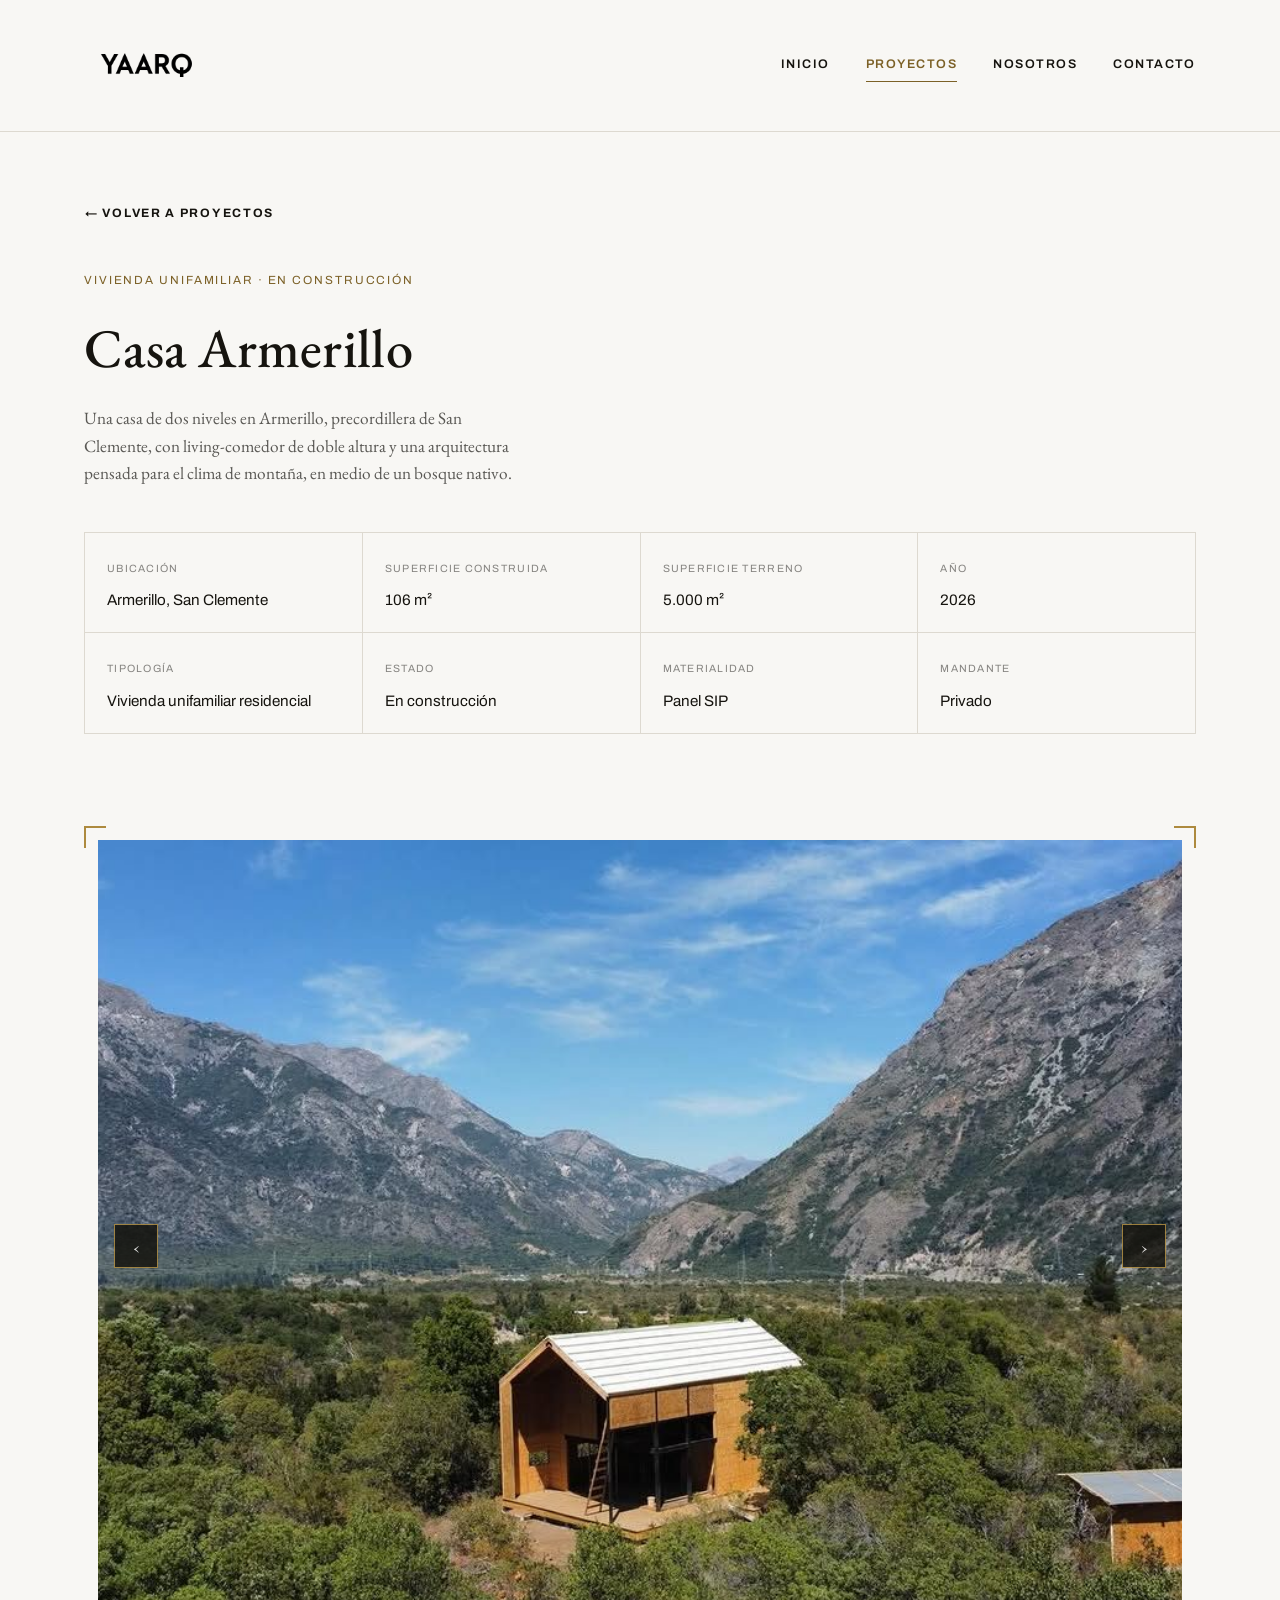
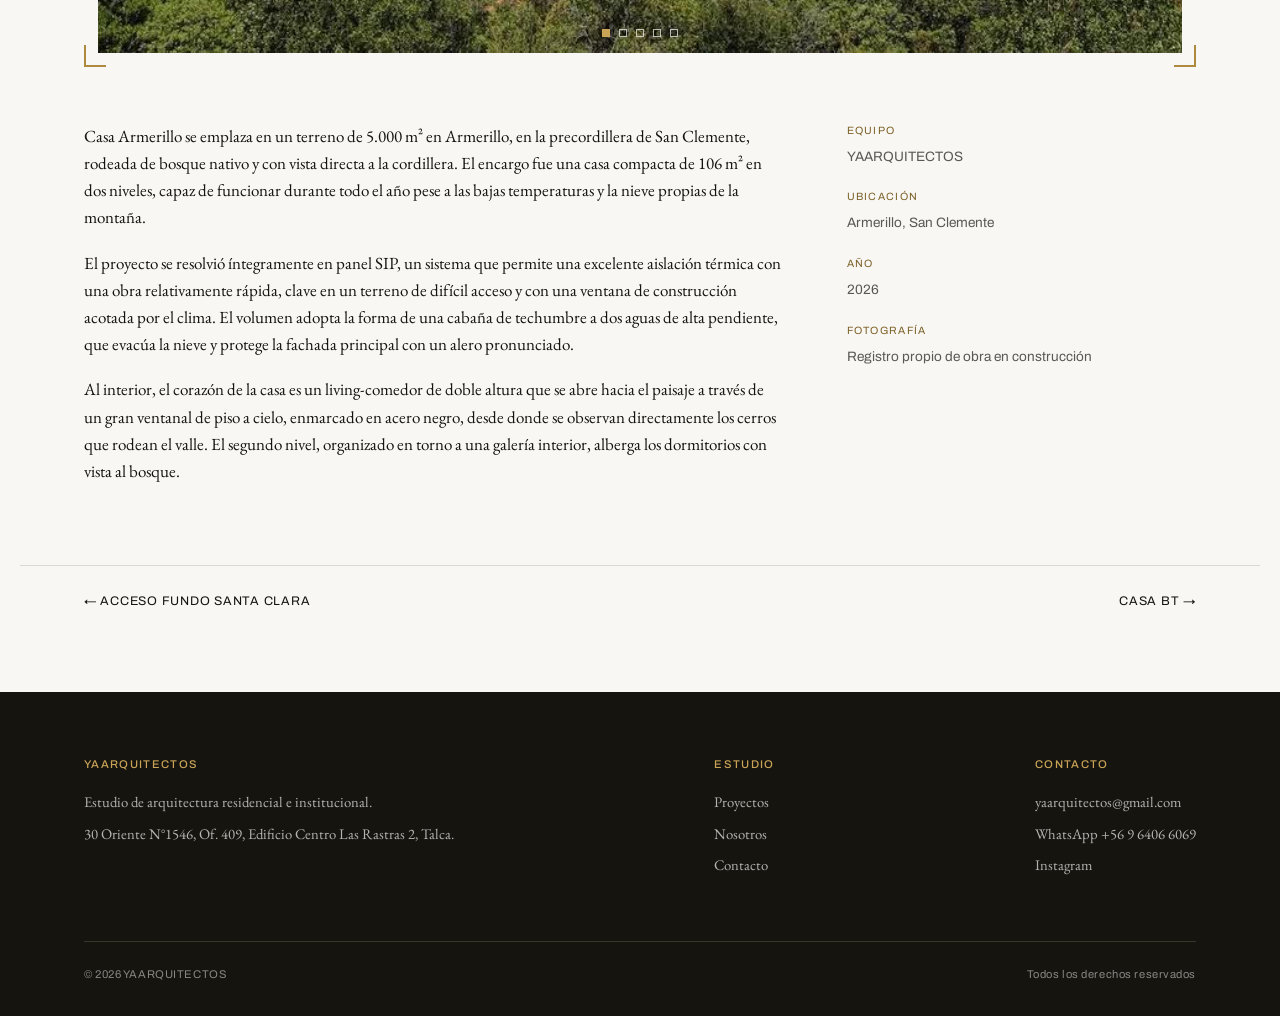
<file: proyectos/casa-armerillo.html>
<!doctype html>
<html lang="es">
<head>
<meta charset="UTF-8">
<meta name="viewport" content="width=device-width, initial-scale=1.0">
<title>Casa Armerillo — YAARQUITECTOS</title>
<meta name="description" content="Proyecto Casa Armerillo, vivienda unifamiliar en Armerillo, San Clemente, Región del Maule, por YAARQUITECTOS.">
<link rel="icon" href="../assets/img/logo.svg" type="image/svg+xml">
<link rel="preconnect" href="https://fonts.googleapis.com">
<link rel="preconnect" href="https://fonts.gstatic.com" crossorigin>
<link href="https://fonts.googleapis.com/css2?family=EB+Garamond:ital,wght@0,400;0,500;1,400;1,500&family=Archivo:wght@500;600;700&display=swap" rel="stylesheet">
<link rel="stylesheet" href="../assets/css/style.css">
</head>
<body>

<header class="site-header">
  <div class="nav-row">
    <a href="../index.html" class="brand"><img src="../assets/img/logo.png" alt="YAARQUITECTOS" class="brand-mark"></a>
    <button class="nav-toggle" aria-label="Abrir menú" aria-expanded="false"><span></span></button>
    <nav class="nav-links">
      <a href="../index.html">Inicio</a>
      <a href="../proyectos.html" aria-current="page">Proyectos</a>
      <a href="../nosotros.html">Nosotros</a>
      <a href="../contacto.html">Contacto</a>
    </nav>
  </div>
</header>

<section class="wrap ficha-head">
  <a href="../proyectos.html" class="btn btn-ghost" style="margin-bottom:8px;">← Volver a proyectos</a>
  <p class="ficha-code" style="margin-top:24px;">Vivienda unifamiliar · En construcción</p>
  <h1 class="ficha-title">Casa Armerillo</h1>
  <p class="ficha-sub">Una casa de dos niveles en Armerillo, precordillera de San Clemente, con living-comedor de doble altura y una arquitectura pensada para el clima de montaña, en medio de un bosque nativo.</p>

  <div class="data-table">
    <div class="data-cell"><span class="k">Ubicación</span><div class="v">Armerillo, San Clemente</div></div>
    <div class="data-cell"><span class="k">Superficie construida</span><div class="v">106 m²</div></div>
    <div class="data-cell"><span class="k">Superficie terreno</span><div class="v">5.000 m²</div></div>
    <div class="data-cell"><span class="k">Año</span><div class="v">2026</div></div>
    <div class="data-cell"><span class="k">Tipología</span><div class="v">Vivienda unifamiliar residencial</div></div>
    <div class="data-cell"><span class="k">Estado</span><div class="v">En construcción</div></div>
    <div class="data-cell"><span class="k">Materialidad</span><div class="v">Panel SIP</div></div>
    <div class="data-cell"><span class="k">Mandante</span><div class="v">Privado</div></div>
  </div>
</section>

<section class="wrap ficha-media">
  <div class="frame ficha-carousel-frame"><span class="fc-tr"></span><span class="fc-bl"></span>
    <div class="carousel" data-carousel>
      <div class="carousel-viewport">
        <div class="carousel-track">
      <div class="carousel-slide"><img src="../assets/img/proyectos/casa-armerillo/ca-hero.jpg" alt="Vista aérea de Casa Armerillo entre el bosque nativo y la cordillera"></div>
      <div class="carousel-slide"><img src="../assets/img/proyectos/casa-armerillo/ca-exterior-obra.jpg" alt="Estructura de Casa Armerillo en obra, con la cordillera de fondo"></div>
      <div class="carousel-slide"><img src="../assets/img/proyectos/casa-armerillo/ca-interior-vista.jpg" alt="Vista desde el interior hacia la cordillera, Casa Armerillo"></div>
      <div class="carousel-slide"><img src="../assets/img/proyectos/casa-armerillo/ca-interior-escala.jpg" alt="Escalera interior de Casa Armerillo en obra"></div>
      <div class="carousel-slide"><img src="../assets/img/proyectos/casa-armerillo/ca-render.jpg" alt="Imagen de presentación de Casa Armerillo"></div>
        </div>
      </div>
      <button class="carousel-arrow carousel-prev" type="button" aria-label="Imagen anterior">&#8249;</button>
      <button class="carousel-arrow carousel-next" type="button" aria-label="Imagen siguiente">&#8250;</button>
      <div class="carousel-dots"></div>
    </div>
  </div>
</section>

<section class="wrap ficha-body">
  <div>
    <p>Casa Armerillo se emplaza en un terreno de 5.000 m² en Armerillo, en la precordillera de San Clemente, rodeada de bosque nativo y con vista directa a la cordillera. El encargo fue una casa compacta de 106 m² en dos niveles, capaz de funcionar durante todo el año pese a las bajas temperaturas y la nieve propias de la montaña.</p>
    <p>El proyecto se resolvió íntegramente en panel SIP, un sistema que permite una excelente aislación térmica con una obra relativamente rápida, clave en un terreno de difícil acceso y con una ventana de construcción acotada por el clima. El volumen adopta la forma de una cabaña de techumbre a dos aguas de alta pendiente, que evacúa la nieve y protege la fachada principal con un alero pronunciado.</p>
    <p>Al interior, el corazón de la casa es un living-comedor de doble altura que se abre hacia el paisaje a través de un gran ventanal de piso a cielo, enmarcado en acero negro, desde donde se observan directamente los cerros que rodean el valle. El segundo nivel, organizado en torno a una galería interior, alberga los dormitorios con vista al bosque.</p>
  </div>
  <aside class="aside">
    <div><span class="k">Equipo</span>YAARQUITECTOS</div>
    <div><span class="k">Ubicación</span>Armerillo, San Clemente</div>
    <div><span class="k">Año</span>2026</div>
    <div><span class="k">Fotografía</span>Registro propio de obra en construcción</div>
  </aside>
</section>

<nav class="wrap ficha-nav">
  <a href="acceso-fundo-santa-clara.html">← Acceso Fundo Santa Clara</a>
  <a href="casa-bt.html">Casa BT →</a>
</nav>

<footer class="site-footer" style="margin-top:80px;">
  <div class="wrap">
    <div class="footer-row">
      <div class="footer-col">
        <h4>YAARQUITECTOS</h4>
        <p>Estudio de arquitectura residencial e institucional.</p>
        <p>30 Oriente N°1546, Of. 409, Edificio Centro Las Rastras 2, Talca.</p>
      </div>
      <div class="footer-col">
        <h4>Estudio</h4>
        <a href="../proyectos.html">Proyectos</a>
        <a href="../nosotros.html">Nosotros</a>
        <a href="../contacto.html">Contacto</a>
      </div>
      <div class="footer-col">
        <h4>Contacto</h4>
        <a href="mailto:yaarquitectos@gmail.com">yaarquitectos@gmail.com</a>
        <a href="https://wa.me/56964066069" target="_blank" rel="noopener">WhatsApp +56 9 6406 6069</a>
        <a href="https://www.instagram.com/ya.arq/" target="_blank" rel="noopener">Instagram</a>
      </div>
    </div>
    <div class="footer-bottom">
      <span>© <span data-year></span> YAARQUITECTOS</span>
      <span>Todos los derechos reservados</span>
    </div>
  </div>
</footer>

<script src="../assets/js/main.js"></script>
<script src="../assets/js/carousel.js"></script>
</body>
</html>
</file>
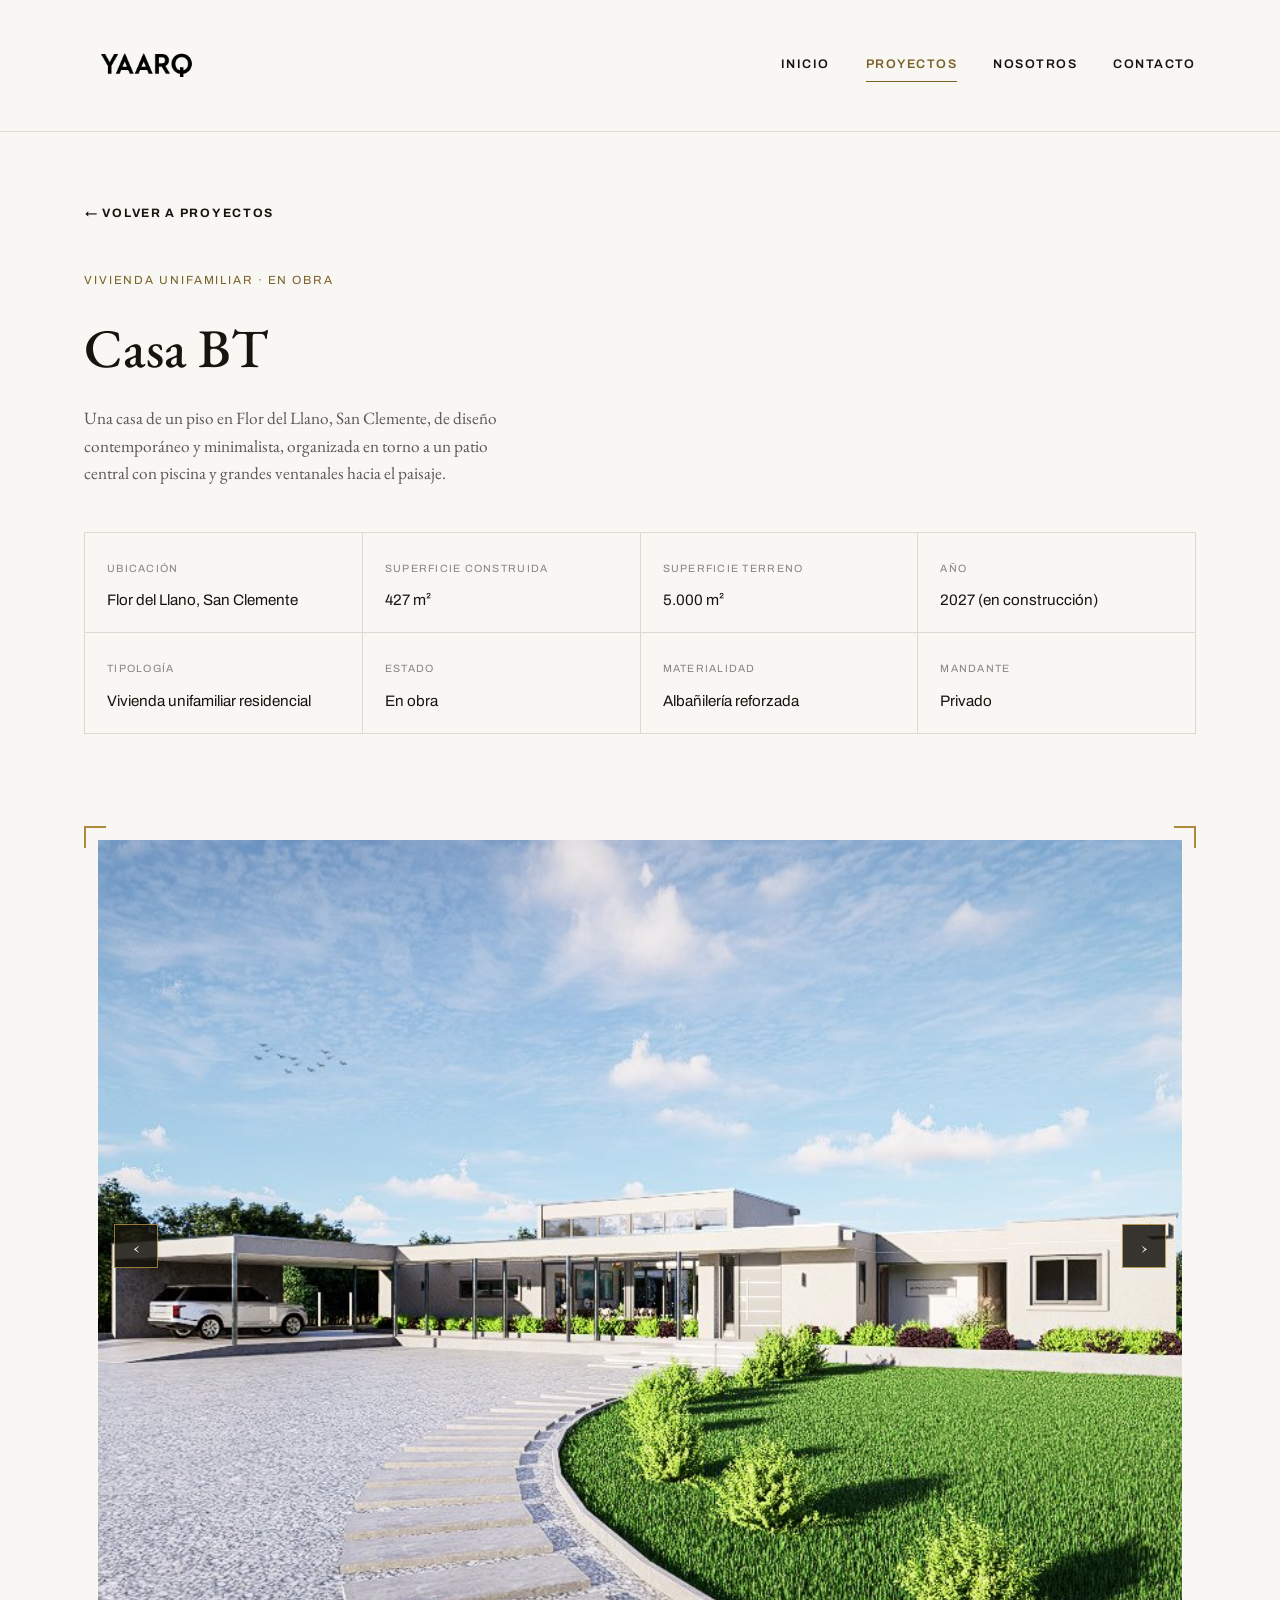
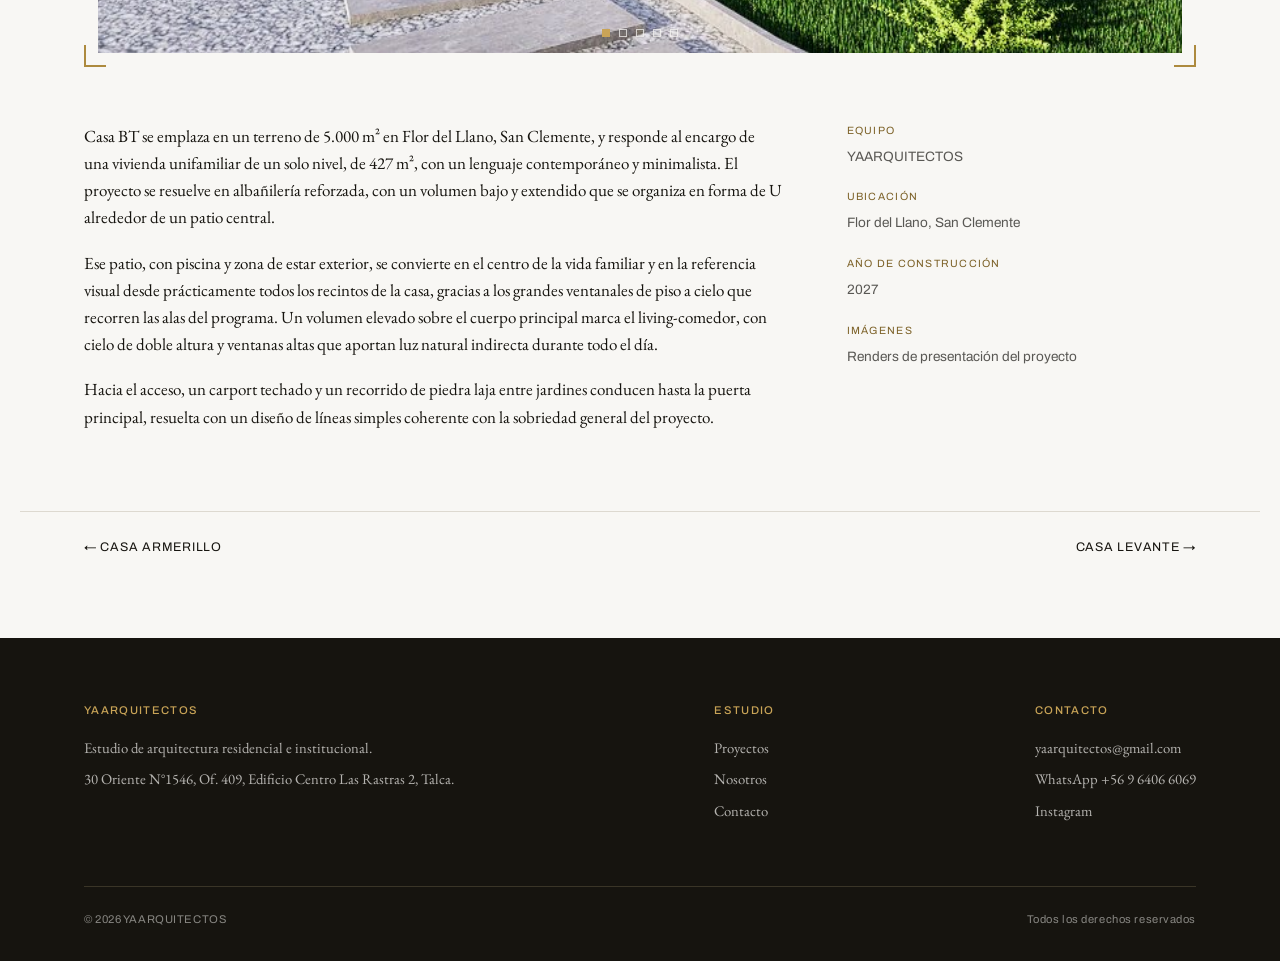
<file: proyectos/casa-bt.html>
<!doctype html>
<html lang="es">
<head>
<meta charset="UTF-8">
<meta name="viewport" content="width=device-width, initial-scale=1.0">
<title>Casa BT — YAARQUITECTOS</title>
<meta name="description" content="Proyecto Casa BT, vivienda unifamiliar en Flor del Llano, San Clemente, Región del Maule, por YAARQUITECTOS.">
<link rel="icon" href="../assets/img/logo.svg" type="image/svg+xml">
<link rel="preconnect" href="https://fonts.googleapis.com">
<link rel="preconnect" href="https://fonts.gstatic.com" crossorigin>
<link href="https://fonts.googleapis.com/css2?family=EB+Garamond:ital,wght@0,400;0,500;1,400;1,500&family=Archivo:wght@500;600;700&display=swap" rel="stylesheet">
<link rel="stylesheet" href="../assets/css/style.css">
</head>
<body>

<header class="site-header">
  <div class="nav-row">
    <a href="../index.html" class="brand"><img src="../assets/img/logo.png" alt="YAARQUITECTOS" class="brand-mark"></a>
    <button class="nav-toggle" aria-label="Abrir menú" aria-expanded="false"><span></span></button>
    <nav class="nav-links">
      <a href="../index.html">Inicio</a>
      <a href="../proyectos.html" aria-current="page">Proyectos</a>
      <a href="../nosotros.html">Nosotros</a>
      <a href="../contacto.html">Contacto</a>
    </nav>
  </div>
</header>

<section class="wrap ficha-head">
  <a href="../proyectos.html" class="btn btn-ghost" style="margin-bottom:8px;">← Volver a proyectos</a>
  <p class="ficha-code" style="margin-top:24px;">Vivienda unifamiliar · En obra</p>
  <h1 class="ficha-title">Casa BT</h1>
  <p class="ficha-sub">Una casa de un piso en Flor del Llano, San Clemente, de diseño contemporáneo y minimalista, organizada en torno a un patio central con piscina y grandes ventanales hacia el paisaje.</p>

  <div class="data-table">
    <div class="data-cell"><span class="k">Ubicación</span><div class="v">Flor del Llano, San Clemente</div></div>
    <div class="data-cell"><span class="k">Superficie construida</span><div class="v">427 m²</div></div>
    <div class="data-cell"><span class="k">Superficie terreno</span><div class="v">5.000 m²</div></div>
    <div class="data-cell"><span class="k">Año</span><div class="v">2027 (en construcción)</div></div>
    <div class="data-cell"><span class="k">Tipología</span><div class="v">Vivienda unifamiliar residencial</div></div>
    <div class="data-cell"><span class="k">Estado</span><div class="v">En obra</div></div>
    <div class="data-cell"><span class="k">Materialidad</span><div class="v">Albañilería reforzada</div></div>
    <div class="data-cell"><span class="k">Mandante</span><div class="v">Privado</div></div>
  </div>
</section>

<section class="wrap ficha-media">
  <div class="frame ficha-carousel-frame"><span class="fc-tr"></span><span class="fc-bl"></span>
    <div class="carousel" data-carousel>
      <div class="carousel-viewport">
        <div class="carousel-track">
      <div class="carousel-slide"><img src="../assets/img/proyectos/casa-bt/cbt-fachada.jpg" alt="Fachada principal de Casa BT, imagen de presentación"></div>
      <div class="carousel-slide"><img src="../assets/img/proyectos/casa-bt/cbt-patio-piscina.jpg" alt="Patio central con piscina, Casa BT"></div>
      <div class="carousel-slide"><img src="../assets/img/proyectos/casa-bt/cbt-living-comedor.jpg" alt="Living-comedor de cielo alto, Casa BT"></div>
      <div class="carousel-slide"><img src="../assets/img/proyectos/casa-bt/cbt-estar-interior.jpg" alt="Estar interior con vista al patio, Casa BT"></div>
      <div class="carousel-slide"><img src="../assets/img/proyectos/casa-bt/cbt-acceso.jpg" alt="Acceso principal, Casa BT"></div>
        </div>
      </div>
      <button class="carousel-arrow carousel-prev" type="button" aria-label="Imagen anterior">&#8249;</button>
      <button class="carousel-arrow carousel-next" type="button" aria-label="Imagen siguiente">&#8250;</button>
      <div class="carousel-dots"></div>
    </div>
  </div>
</section>

<section class="wrap ficha-body">
  <div>
    <p>Casa BT se emplaza en un terreno de 5.000 m² en Flor del Llano, San Clemente, y responde al encargo de una vivienda unifamiliar de un solo nivel, de 427 m², con un lenguaje contemporáneo y minimalista. El proyecto se resuelve en albañilería reforzada, con un volumen bajo y extendido que se organiza en forma de U alrededor de un patio central.</p>
    <p>Ese patio, con piscina y zona de estar exterior, se convierte en el centro de la vida familiar y en la referencia visual desde prácticamente todos los recintos de la casa, gracias a los grandes ventanales de piso a cielo que recorren las alas del programa. Un volumen elevado sobre el cuerpo principal marca el living-comedor, con cielo de doble altura y ventanas altas que aportan luz natural indirecta durante todo el día.</p>
    <p>Hacia el acceso, un carport techado y un recorrido de piedra laja entre jardines conducen hasta la puerta principal, resuelta con un diseño de líneas simples coherente con la sobriedad general del proyecto.</p>
  </div>
  <aside class="aside">
    <div><span class="k">Equipo</span>YAARQUITECTOS</div>
    <div><span class="k">Ubicación</span>Flor del Llano, San Clemente</div>
    <div><span class="k">Año de construcción</span>2027</div>
    <div><span class="k">Imágenes</span>Renders de presentación del proyecto</div>
  </aside>
</section>

<nav class="wrap ficha-nav">
  <a href="casa-armerillo.html">← Casa Armerillo</a>
  <a href="casa-levante.html">Casa Levante →</a>
</nav>

<footer class="site-footer" style="margin-top:80px;">
  <div class="wrap">
    <div class="footer-row">
      <div class="footer-col">
        <h4>YAARQUITECTOS</h4>
        <p>Estudio de arquitectura residencial e institucional.</p>
        <p>30 Oriente N°1546, Of. 409, Edificio Centro Las Rastras 2, Talca.</p>
      </div>
      <div class="footer-col">
        <h4>Estudio</h4>
        <a href="../proyectos.html">Proyectos</a>
        <a href="../nosotros.html">Nosotros</a>
        <a href="../contacto.html">Contacto</a>
      </div>
      <div class="footer-col">
        <h4>Contacto</h4>
        <a href="mailto:yaarquitectos@gmail.com">yaarquitectos@gmail.com</a>
        <a href="https://wa.me/56964066069" target="_blank" rel="noopener">WhatsApp +56 9 6406 6069</a>
        <a href="https://www.instagram.com/ya.arq/" target="_blank" rel="noopener">Instagram</a>
      </div>
    </div>
    <div class="footer-bottom">
      <span>© <span data-year></span> YAARQUITECTOS</span>
      <span>Todos los derechos reservados</span>
    </div>
  </div>
</footer>

<script src="../assets/js/main.js"></script>
<script src="../assets/js/carousel.js"></script>
</body>
</html>
</file>
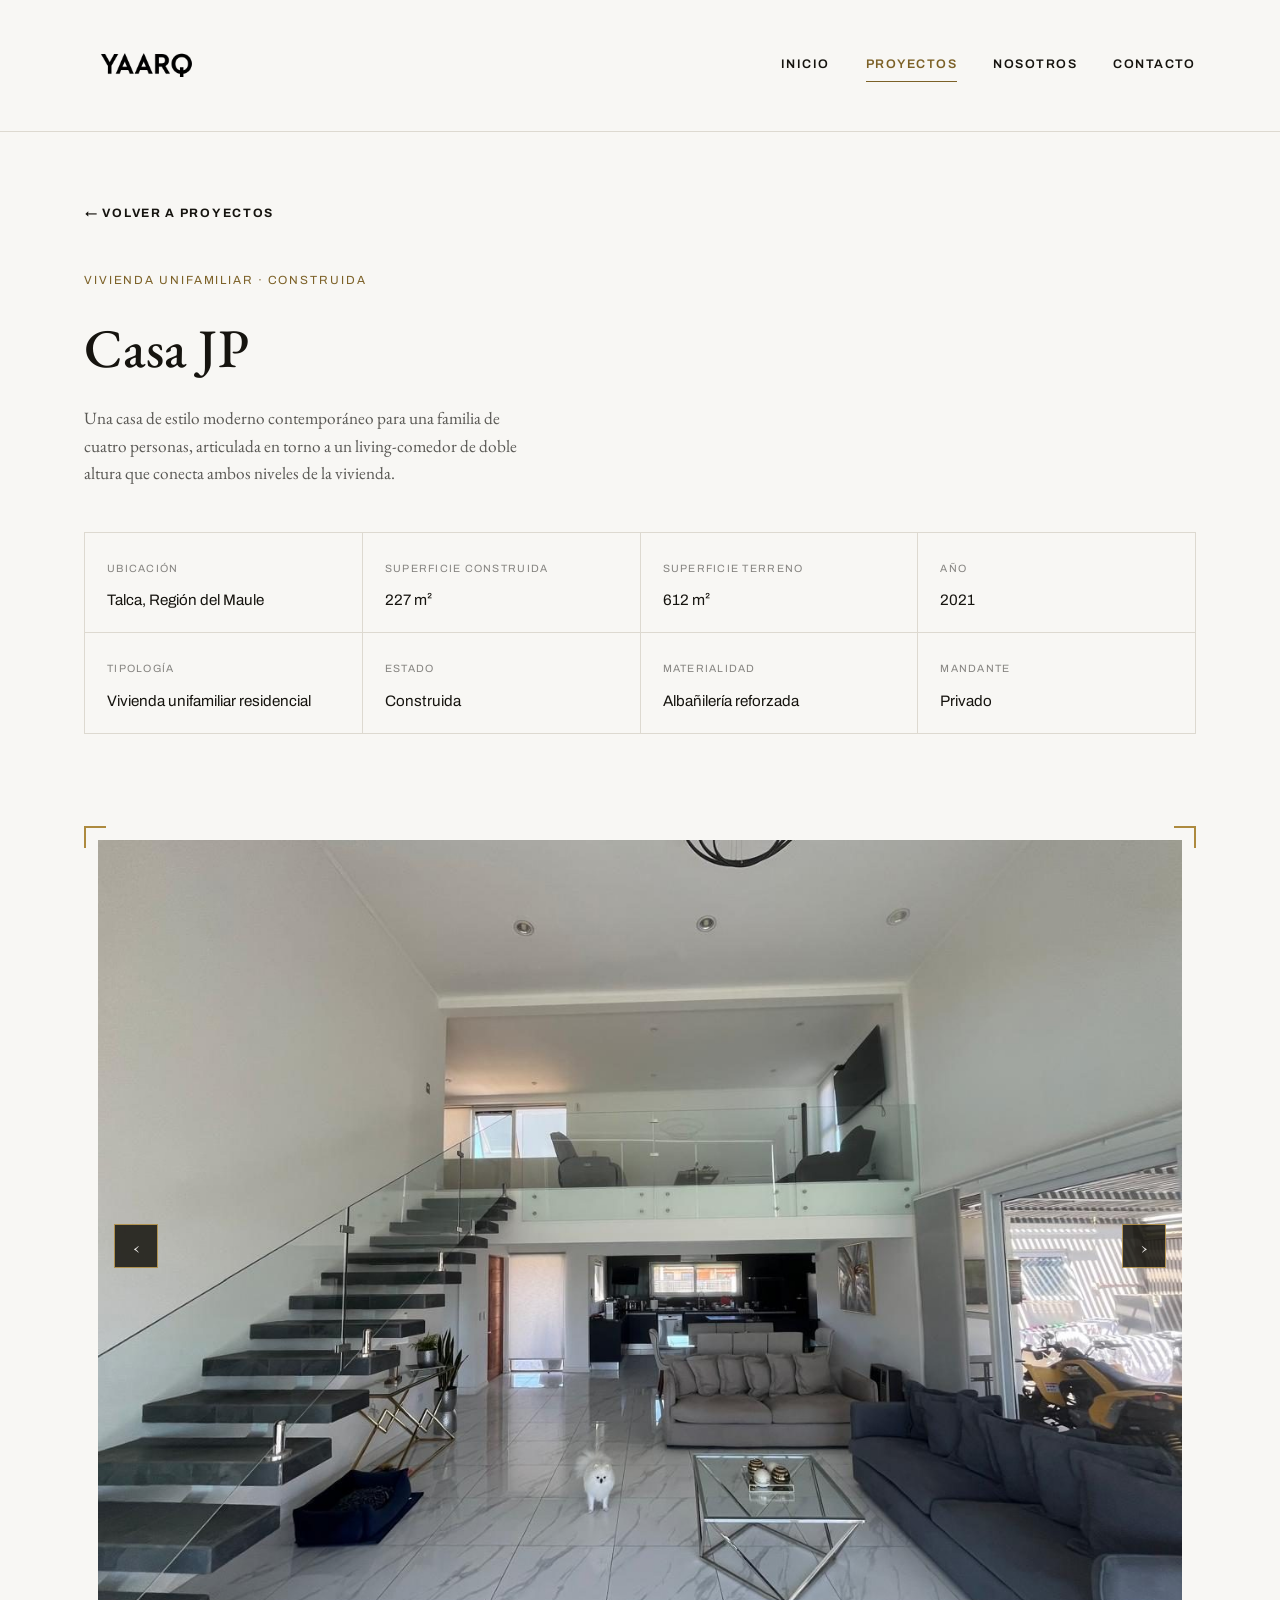
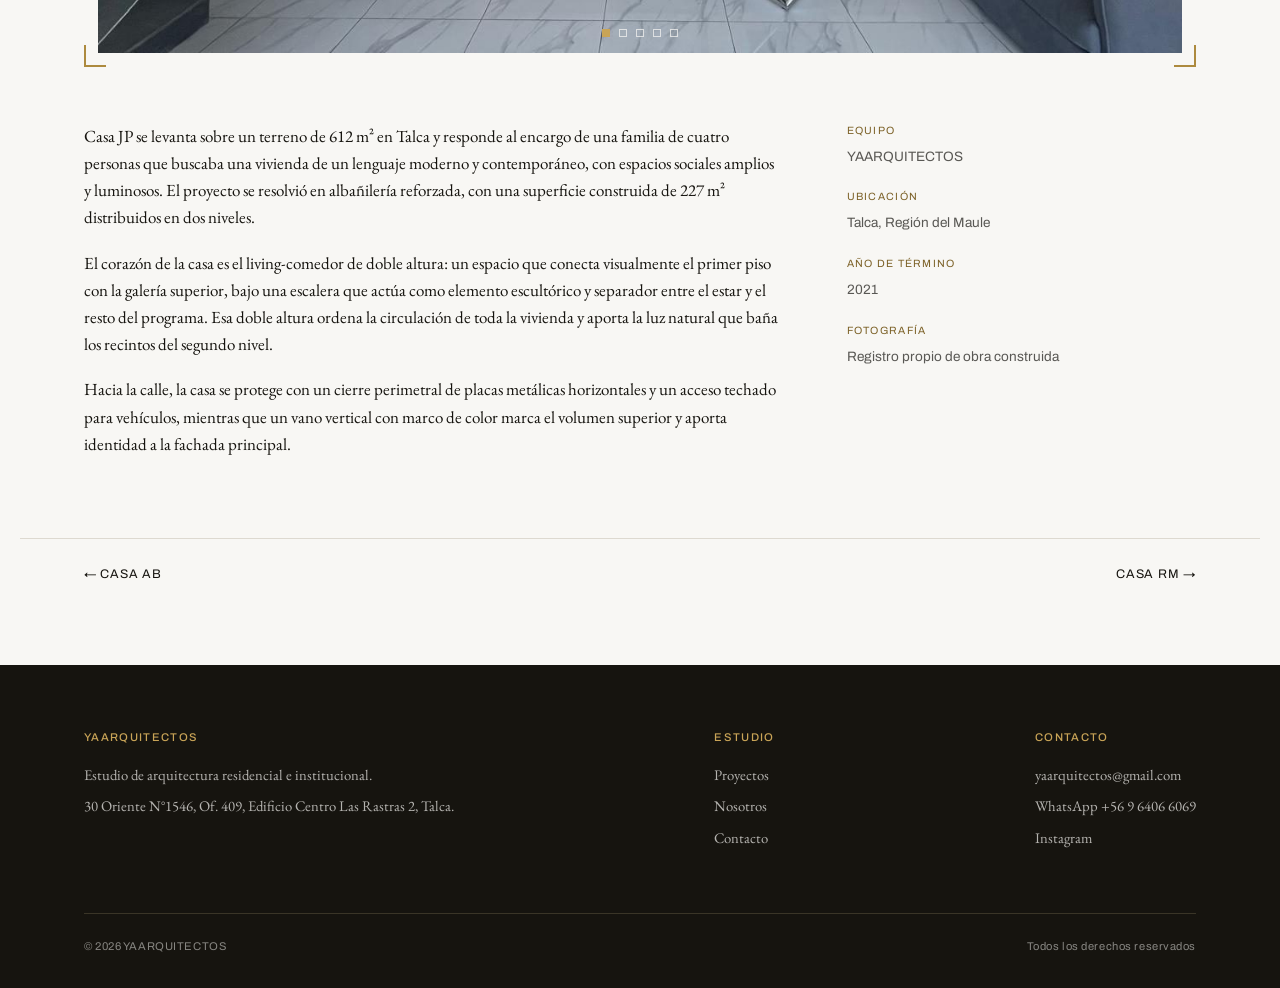
<file: proyectos/casa-jp.html>
<!doctype html>
<html lang="es">
<head>
<meta charset="UTF-8">
<meta name="viewport" content="width=device-width, initial-scale=1.0">
<title>Casa JP — YAARQUITECTOS</title>
<meta name="description" content="Proyecto Casa JP, vivienda unifamiliar en Talca, Región del Maule, por YAARQUITECTOS.">
<link rel="icon" href="../assets/img/logo.svg" type="image/svg+xml">
<link rel="preconnect" href="https://fonts.googleapis.com">
<link rel="preconnect" href="https://fonts.gstatic.com" crossorigin>
<link href="https://fonts.googleapis.com/css2?family=EB+Garamond:ital,wght@0,400;0,500;1,400;1,500&family=Archivo:wght@500;600;700&display=swap" rel="stylesheet">
<link rel="stylesheet" href="../assets/css/style.css">
</head>
<body>

<header class="site-header">
  <div class="nav-row">
    <a href="../index.html" class="brand"><img src="../assets/img/logo.png" alt="YAARQUITECTOS" class="brand-mark"></a>
    <button class="nav-toggle" aria-label="Abrir menú" aria-expanded="false"><span></span></button>
    <nav class="nav-links">
      <a href="../index.html">Inicio</a>
      <a href="../proyectos.html" aria-current="page">Proyectos</a>
      <a href="../nosotros.html">Nosotros</a>
      <a href="../contacto.html">Contacto</a>
    </nav>
  </div>
</header>

<section class="wrap ficha-head">
  <a href="../proyectos.html" class="btn btn-ghost" style="margin-bottom:8px;">← Volver a proyectos</a>
  <p class="ficha-code" style="margin-top:24px;">Vivienda unifamiliar · Construida</p>
  <h1 class="ficha-title">Casa JP</h1>
  <p class="ficha-sub">Una casa de estilo moderno contemporáneo para una familia de cuatro personas, articulada en torno a un living-comedor de doble altura que conecta ambos niveles de la vivienda.</p>

  <div class="data-table">
    <div class="data-cell"><span class="k">Ubicación</span><div class="v">Talca, Región del Maule</div></div>
    <div class="data-cell"><span class="k">Superficie construida</span><div class="v">227 m²</div></div>
    <div class="data-cell"><span class="k">Superficie terreno</span><div class="v">612 m²</div></div>
    <div class="data-cell"><span class="k">Año</span><div class="v">2021</div></div>
    <div class="data-cell"><span class="k">Tipología</span><div class="v">Vivienda unifamiliar residencial</div></div>
    <div class="data-cell"><span class="k">Estado</span><div class="v">Construida</div></div>
    <div class="data-cell"><span class="k">Materialidad</span><div class="v">Albañilería reforzada</div></div>
    <div class="data-cell"><span class="k">Mandante</span><div class="v">Privado</div></div>
  </div>
</section>

<section class="wrap ficha-media">
  <div class="frame ficha-carousel-frame"><span class="fc-tr"></span><span class="fc-bl"></span>
    <div class="carousel" data-carousel>
      <div class="carousel-viewport">
        <div class="carousel-track">
      <div class="carousel-slide"><img src="../assets/img/proyectos/casa-jp/casa-jp-fachada.jpg" alt="Fachada principal de Casa JP, obra construida"></div>
      <div class="carousel-slide"><img src="../assets/img/proyectos/casa-jp/casa-jp-interior.jpg" alt="Living-comedor de doble altura, Casa JP"></div>
      <div class="carousel-slide"><img src="../assets/img/proyectos/casa-jp/casa-jp-render.jpg" alt="Imagen de presentación, acceso y estacionamiento, Casa JP"></div>
      <div class="carousel-slide"><img src="../assets/img/proyectos/casa-jp/casa-jp-esquema.jpg" alt="Esquema axonométrico de Casa JP"></div>
      <div class="carousel-slide"><img src="../assets/img/proyectos/casa-jp/casa-jp-corte.jpg" alt="Corte transversal de Casa JP"></div>
        </div>
      </div>
      <button class="carousel-arrow carousel-prev" type="button" aria-label="Imagen anterior">&#8249;</button>
      <button class="carousel-arrow carousel-next" type="button" aria-label="Imagen siguiente">&#8250;</button>
      <div class="carousel-dots"></div>
    </div>
  </div>
</section>

<section class="wrap ficha-body">
  <div>
    <p>Casa JP se levanta sobre un terreno de 612 m² en Talca y responde al encargo de una familia de cuatro personas que buscaba una vivienda de un lenguaje moderno y contemporáneo, con espacios sociales amplios y luminosos. El proyecto se resolvió en albañilería reforzada, con una superficie construida de 227 m² distribuidos en dos niveles.</p>
    <p>El corazón de la casa es el living-comedor de doble altura: un espacio que conecta visualmente el primer piso con la galería superior, bajo una escalera que actúa como elemento escultórico y separador entre el estar y el resto del programa. Esa doble altura ordena la circulación de toda la vivienda y aporta la luz natural que baña los recintos del segundo nivel.</p>
    <p>Hacia la calle, la casa se protege con un cierre perimetral de placas metálicas horizontales y un acceso techado para vehículos, mientras que un vano vertical con marco de color marca el volumen superior y aporta identidad a la fachada principal.</p>
  </div>
  <aside class="aside">
    <div><span class="k">Equipo</span>YAARQUITECTOS</div>
    <div><span class="k">Ubicación</span>Talca, Región del Maule</div>
    <div><span class="k">Año de término</span>2021</div>
    <div><span class="k">Fotografía</span>Registro propio de obra construida</div>
  </aside>
</section>

<nav class="wrap ficha-nav">
  <a href="casa-ab.html">← Casa AB</a>
  <a href="casa-rm.html">Casa RM →</a>
</nav>

<footer class="site-footer" style="margin-top:80px;">
  <div class="wrap">
    <div class="footer-row">
      <div class="footer-col">
        <h4>YAARQUITECTOS</h4>
        <p>Estudio de arquitectura residencial e institucional.</p>
        <p>30 Oriente N°1546, Of. 409, Edificio Centro Las Rastras 2, Talca.</p>
      </div>
      <div class="footer-col">
        <h4>Estudio</h4>
        <a href="../proyectos.html">Proyectos</a>
        <a href="../nosotros.html">Nosotros</a>
        <a href="../contacto.html">Contacto</a>
      </div>
      <div class="footer-col">
        <h4>Contacto</h4>
        <a href="mailto:yaarquitectos@gmail.com">yaarquitectos@gmail.com</a>
        <a href="https://wa.me/56964066069" target="_blank" rel="noopener">WhatsApp +56 9 6406 6069</a>
        <a href="https://www.instagram.com/ya.arq/" target="_blank" rel="noopener">Instagram</a>
      </div>
    </div>
    <div class="footer-bottom">
      <span>© <span data-year></span> YAARQUITECTOS</span>
      <span>Todos los derechos reservados</span>
    </div>
  </div>
</footer>

<script src="../assets/js/main.js"></script>
<script src="../assets/js/carousel.js"></script>
</body>
</html>
</file>
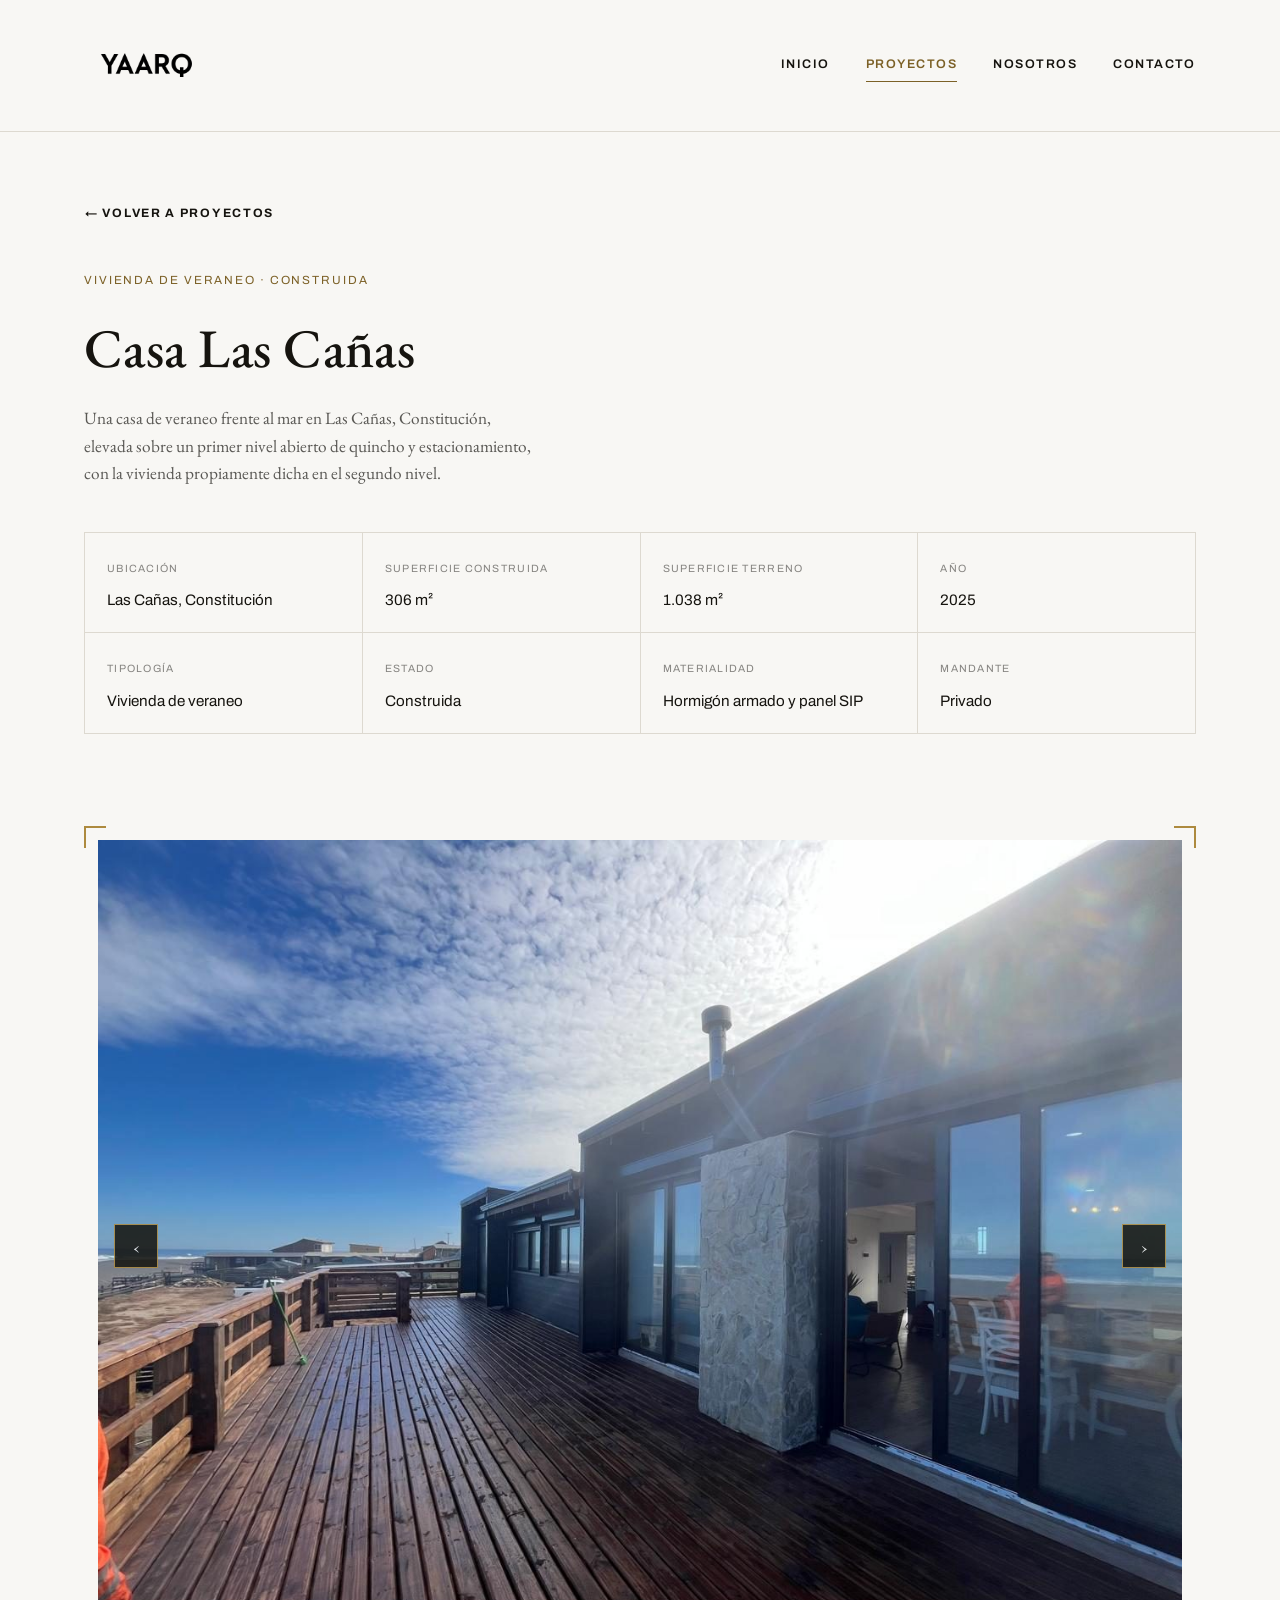
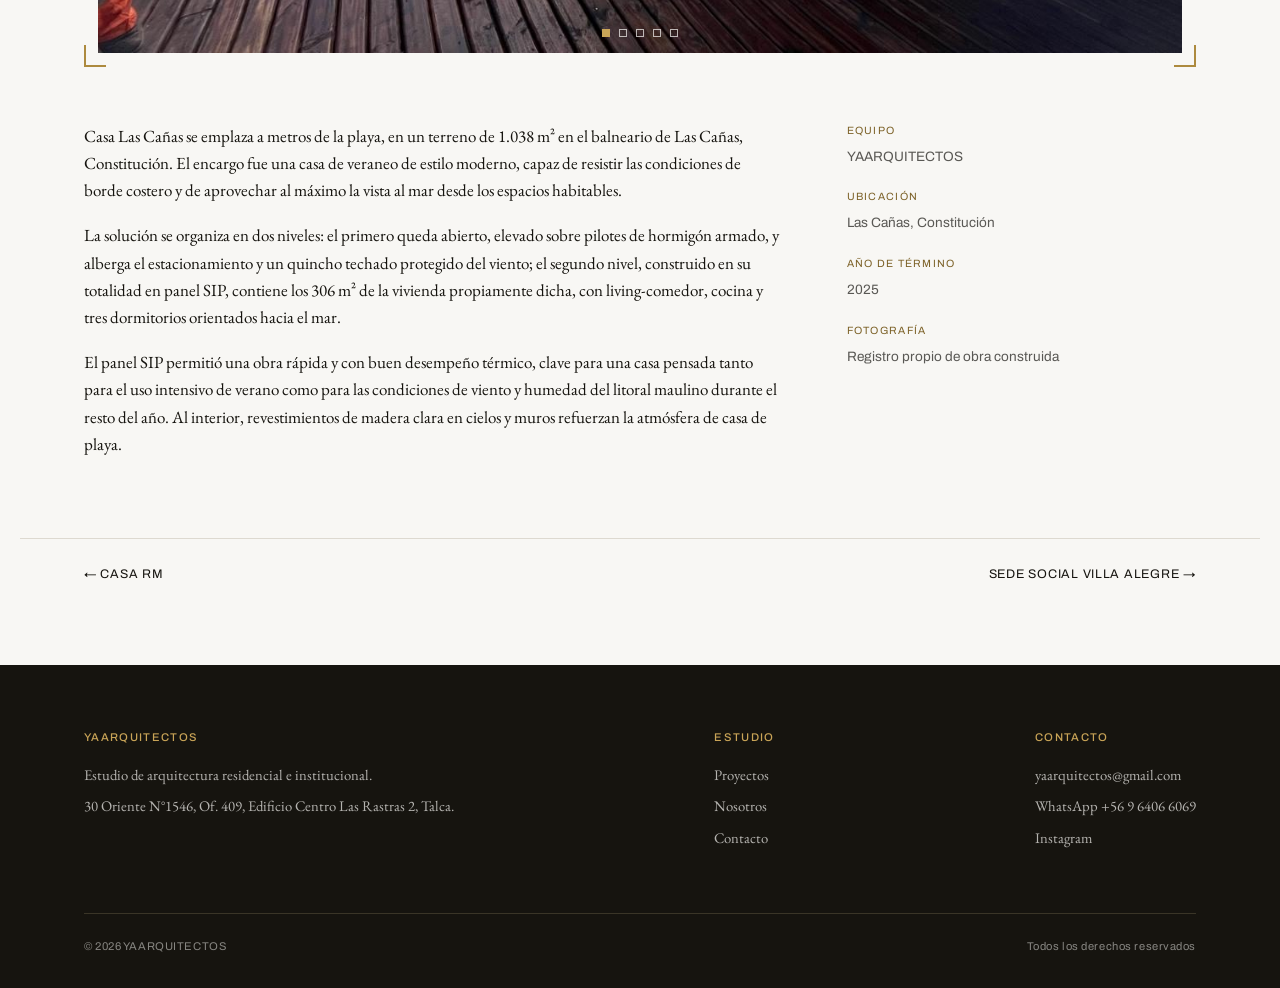
<file: proyectos/casa-las-canas.html>
<!doctype html>
<html lang="es">
<head>
<meta charset="UTF-8">
<meta name="viewport" content="width=device-width, initial-scale=1.0">
<title>Casa Las Cañas — YAARQUITECTOS</title>
<meta name="description" content="Proyecto Casa Las Cañas, vivienda de veraneo frente al mar en Las Cañas, Constitución, Región del Maule, por YAARQUITECTOS.">
<link rel="icon" href="../assets/img/logo.svg" type="image/svg+xml">
<link rel="preconnect" href="https://fonts.googleapis.com">
<link rel="preconnect" href="https://fonts.gstatic.com" crossorigin>
<link href="https://fonts.googleapis.com/css2?family=EB+Garamond:ital,wght@0,400;0,500;1,400;1,500&family=Archivo:wght@500;600;700&display=swap" rel="stylesheet">
<link rel="stylesheet" href="../assets/css/style.css">
</head>
<body>

<header class="site-header">
  <div class="nav-row">
    <a href="../index.html" class="brand"><img src="../assets/img/logo.png" alt="YAARQUITECTOS" class="brand-mark"></a>
    <button class="nav-toggle" aria-label="Abrir menú" aria-expanded="false"><span></span></button>
    <nav class="nav-links">
      <a href="../index.html">Inicio</a>
      <a href="../proyectos.html" aria-current="page">Proyectos</a>
      <a href="../nosotros.html">Nosotros</a>
      <a href="../contacto.html">Contacto</a>
    </nav>
  </div>
</header>

<section class="wrap ficha-head">
  <a href="../proyectos.html" class="btn btn-ghost" style="margin-bottom:8px;">← Volver a proyectos</a>
  <p class="ficha-code" style="margin-top:24px;">Vivienda de veraneo · Construida</p>
  <h1 class="ficha-title">Casa Las Cañas</h1>
  <p class="ficha-sub">Una casa de veraneo frente al mar en Las Cañas, Constitución, elevada sobre un primer nivel abierto de quincho y estacionamiento, con la vivienda propiamente dicha en el segundo nivel.</p>

  <div class="data-table">
    <div class="data-cell"><span class="k">Ubicación</span><div class="v">Las Cañas, Constitución</div></div>
    <div class="data-cell"><span class="k">Superficie construida</span><div class="v">306 m²</div></div>
    <div class="data-cell"><span class="k">Superficie terreno</span><div class="v">1.038 m²</div></div>
    <div class="data-cell"><span class="k">Año</span><div class="v">2025</div></div>
    <div class="data-cell"><span class="k">Tipología</span><div class="v">Vivienda de veraneo</div></div>
    <div class="data-cell"><span class="k">Estado</span><div class="v">Construida</div></div>
    <div class="data-cell"><span class="k">Materialidad</span><div class="v">Hormigón armado y panel SIP</div></div>
    <div class="data-cell"><span class="k">Mandante</span><div class="v">Privado</div></div>
  </div>
</section>

<section class="wrap ficha-media">
  <div class="frame ficha-carousel-frame"><span class="fc-tr"></span><span class="fc-bl"></span>
    <div class="carousel" data-carousel>
      <div class="carousel-viewport">
        <div class="carousel-track">
      <div class="carousel-slide"><img src="../assets/img/proyectos/casa-las-canas/casa-lc-fachada.jpg" alt="Terraza con vista al mar, Casa Las Cañas"></div>
      <div class="carousel-slide"><img src="../assets/img/proyectos/casa-las-canas/casa-lc-living.jpg" alt="Living-comedor con vista al mar y chimenea, Casa Las Cañas"></div>
      <div class="carousel-slide"><img src="../assets/img/proyectos/casa-las-canas/casa-lc-construccion.jpg" alt="Estructura elevada en construcción, Casa Las Cañas"></div>
      <div class="carousel-slide"><img src="../assets/img/proyectos/casa-las-canas/casa-lc-cocina.jpg" alt="Cocina, Casa Las Cañas"></div>
      <div class="carousel-slide"><img src="../assets/img/proyectos/casa-las-canas/casa-lc-pasillo.jpg" alt="Pasillo de dormitorios, Casa Las Cañas"></div>
        </div>
      </div>
      <button class="carousel-arrow carousel-prev" type="button" aria-label="Imagen anterior">&#8249;</button>
      <button class="carousel-arrow carousel-next" type="button" aria-label="Imagen siguiente">&#8250;</button>
      <div class="carousel-dots"></div>
    </div>
  </div>
</section>

<section class="wrap ficha-body">
  <div>
    <p>Casa Las Cañas se emplaza a metros de la playa, en un terreno de 1.038 m² en el balneario de Las Cañas, Constitución. El encargo fue una casa de veraneo de estilo moderno, capaz de resistir las condiciones de borde costero y de aprovechar al máximo la vista al mar desde los espacios habitables.</p>
    <p>La solución se organiza en dos niveles: el primero queda abierto, elevado sobre pilotes de hormigón armado, y alberga el estacionamiento y un quincho techado protegido del viento; el segundo nivel, construido en su totalidad en panel SIP, contiene los 306 m² de la vivienda propiamente dicha, con living-comedor, cocina y tres dormitorios orientados hacia el mar.</p>
    <p>El panel SIP permitió una obra rápida y con buen desempeño térmico, clave para una casa pensada tanto para el uso intensivo de verano como para las condiciones de viento y humedad del litoral maulino durante el resto del año. Al interior, revestimientos de madera clara en cielos y muros refuerzan la atmósfera de casa de playa.</p>
  </div>
  <aside class="aside">
    <div><span class="k">Equipo</span>YAARQUITECTOS</div>
    <div><span class="k">Ubicación</span>Las Cañas, Constitución</div>
    <div><span class="k">Año de término</span>2025</div>
    <div><span class="k">Fotografía</span>Registro propio de obra construida</div>
  </aside>
</section>

<nav class="wrap ficha-nav">
  <a href="casa-rm.html">← Casa RM</a>
  <a href="sede-social-villa-alegre.html">Sede Social Villa Alegre →</a>
</nav>

<footer class="site-footer" style="margin-top:80px;">
  <div class="wrap">
    <div class="footer-row">
      <div class="footer-col">
        <h4>YAARQUITECTOS</h4>
        <p>Estudio de arquitectura residencial e institucional.</p>
        <p>30 Oriente N°1546, Of. 409, Edificio Centro Las Rastras 2, Talca.</p>
      </div>
      <div class="footer-col">
        <h4>Estudio</h4>
        <a href="../proyectos.html">Proyectos</a>
        <a href="../nosotros.html">Nosotros</a>
        <a href="../contacto.html">Contacto</a>
      </div>
      <div class="footer-col">
        <h4>Contacto</h4>
        <a href="mailto:yaarquitectos@gmail.com">yaarquitectos@gmail.com</a>
        <a href="https://wa.me/56964066069" target="_blank" rel="noopener">WhatsApp +56 9 6406 6069</a>
        <a href="https://www.instagram.com/ya.arq/" target="_blank" rel="noopener">Instagram</a>
      </div>
    </div>
    <div class="footer-bottom">
      <span>© <span data-year></span> YAARQUITECTOS</span>
      <span>Todos los derechos reservados</span>
    </div>
  </div>
</footer>

<script src="../assets/js/main.js"></script>
<script src="../assets/js/carousel.js"></script>
</body>
</html>
</file>
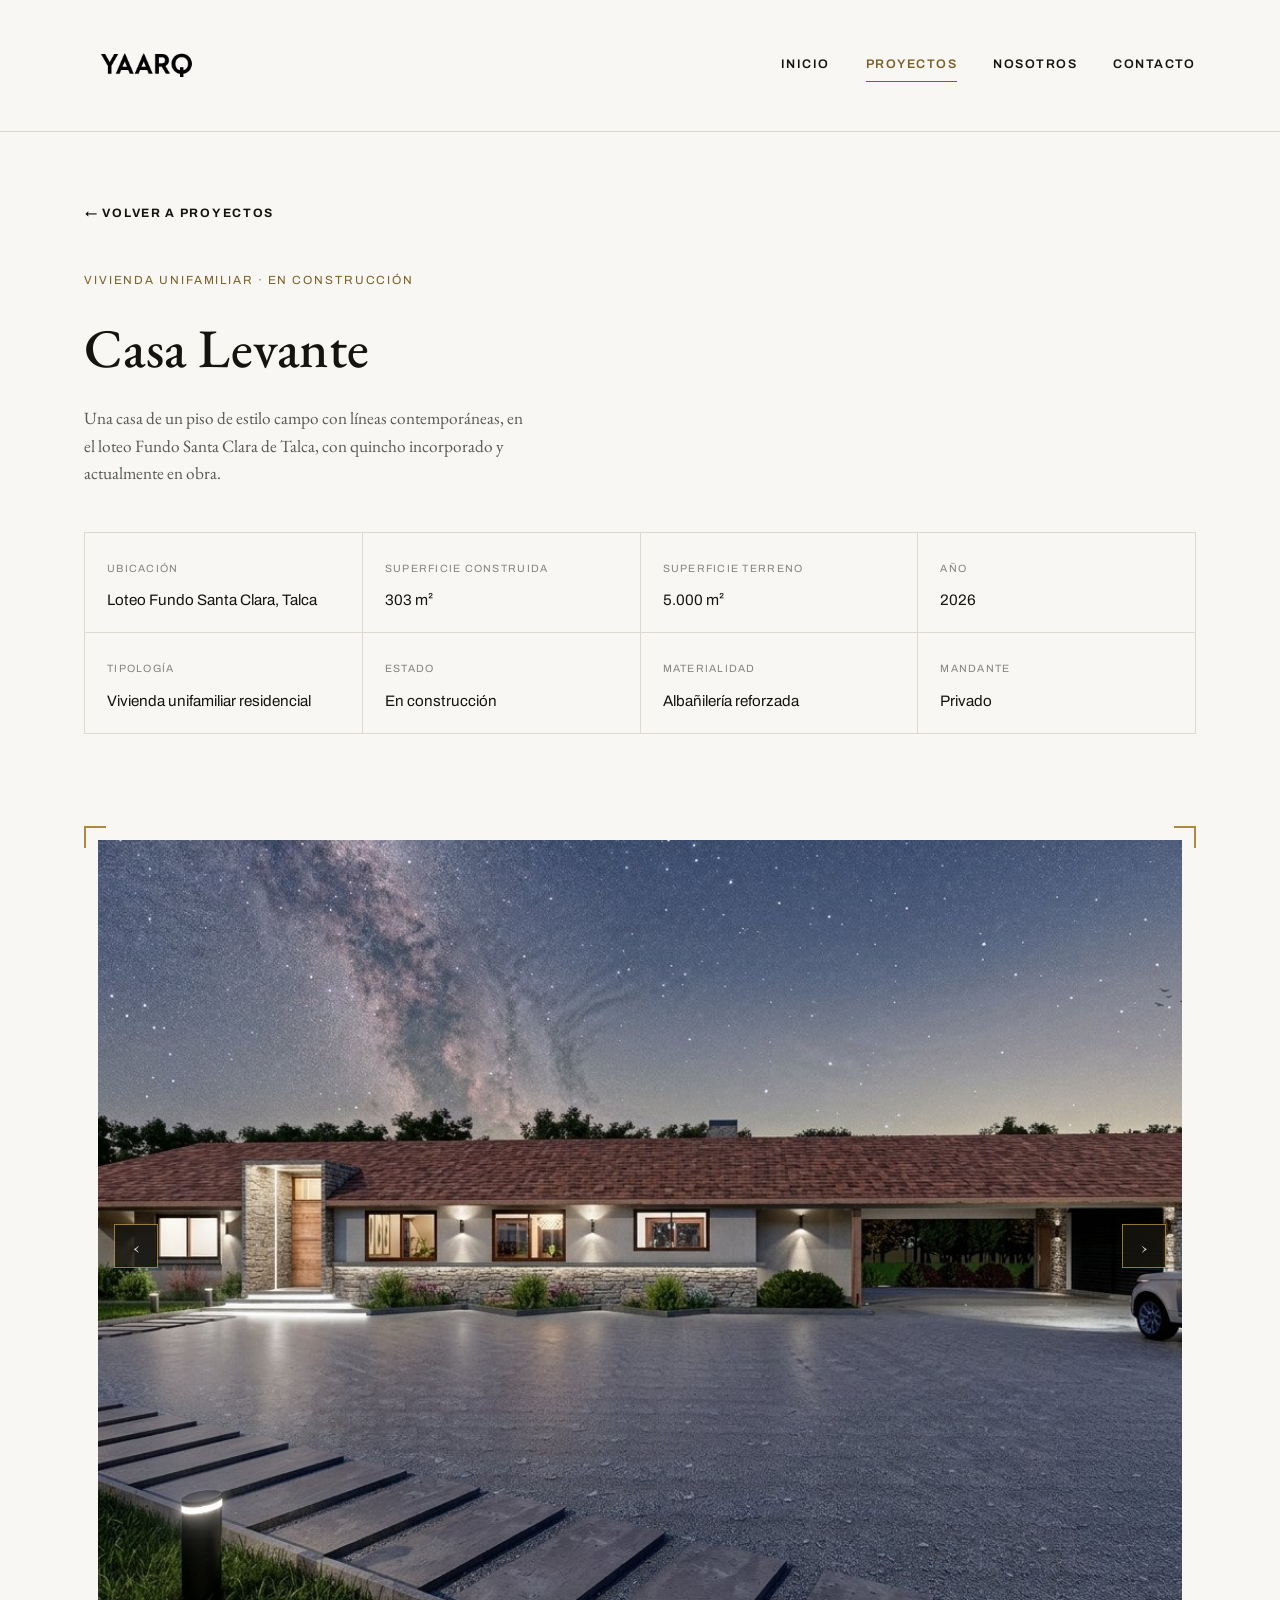
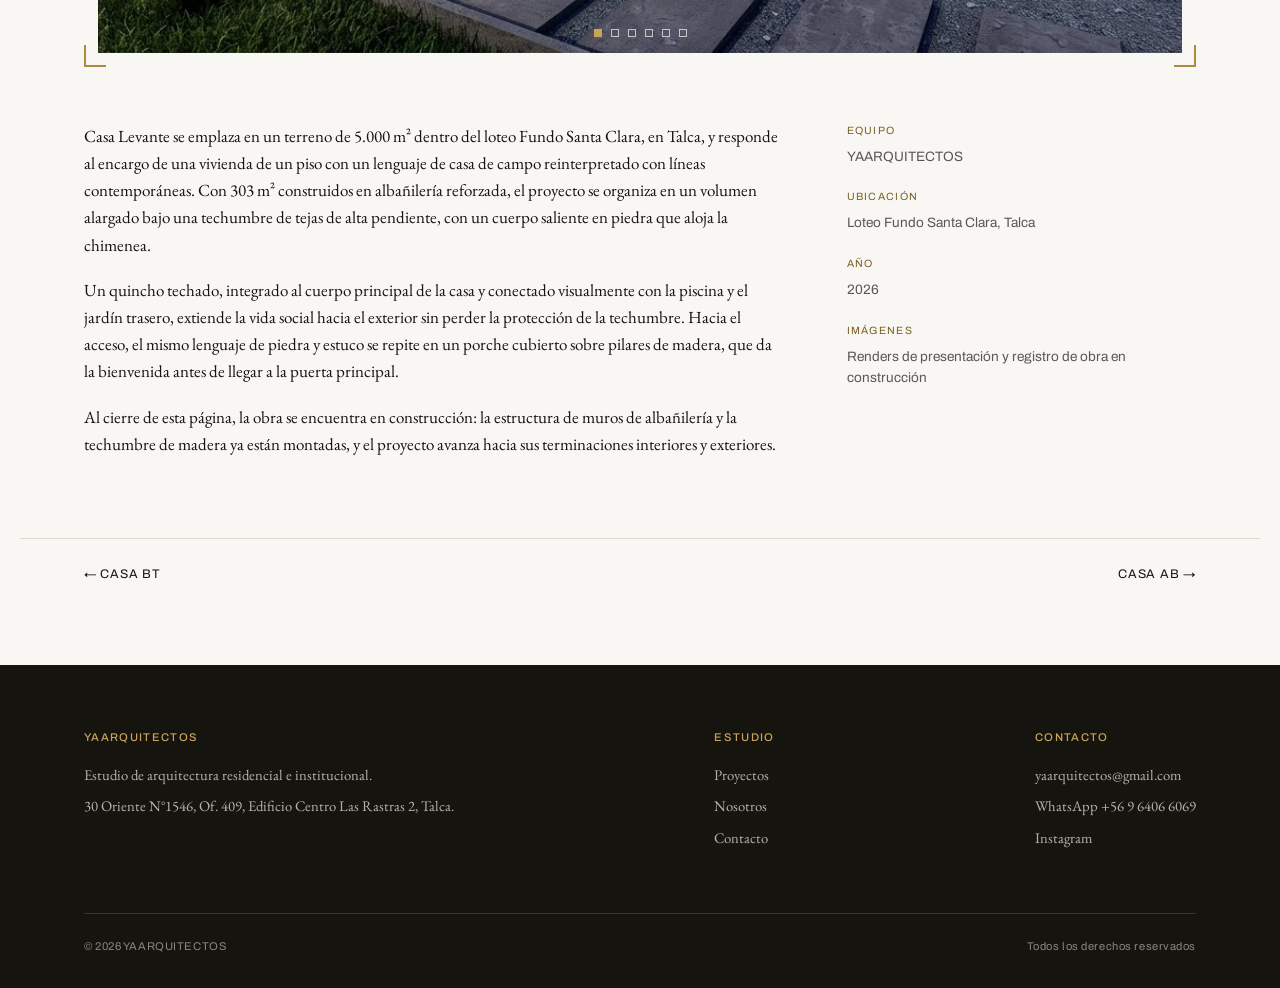
<file: proyectos/casa-levante.html>
<!doctype html>
<html lang="es">
<head>
<meta charset="UTF-8">
<meta name="viewport" content="width=device-width, initial-scale=1.0">
<title>Casa Levante — YAARQUITECTOS</title>
<meta name="description" content="Proyecto Casa Levante, vivienda unifamiliar en el Loteo Fundo Santa Clara, Talca, Región del Maule, por YAARQUITECTOS.">
<link rel="icon" href="../assets/img/logo.svg" type="image/svg+xml">
<link rel="preconnect" href="https://fonts.googleapis.com">
<link rel="preconnect" href="https://fonts.gstatic.com" crossorigin>
<link href="https://fonts.googleapis.com/css2?family=EB+Garamond:ital,wght@0,400;0,500;1,400;1,500&family=Archivo:wght@500;600;700&display=swap" rel="stylesheet">
<link rel="stylesheet" href="../assets/css/style.css">
</head>
<body>

<header class="site-header">
  <div class="nav-row">
    <a href="../index.html" class="brand"><img src="../assets/img/logo.png" alt="YAARQUITECTOS" class="brand-mark"></a>
    <button class="nav-toggle" aria-label="Abrir menú" aria-expanded="false"><span></span></button>
    <nav class="nav-links">
      <a href="../index.html">Inicio</a>
      <a href="../proyectos.html" aria-current="page">Proyectos</a>
      <a href="../nosotros.html">Nosotros</a>
      <a href="../contacto.html">Contacto</a>
    </nav>
  </div>
</header>

<section class="wrap ficha-head">
  <a href="../proyectos.html" class="btn btn-ghost" style="margin-bottom:8px;">← Volver a proyectos</a>
  <p class="ficha-code" style="margin-top:24px;">Vivienda unifamiliar · En construcción</p>
  <h1 class="ficha-title">Casa Levante</h1>
  <p class="ficha-sub">Una casa de un piso de estilo campo con líneas contemporáneas, en el loteo Fundo Santa Clara de Talca, con quincho incorporado y actualmente en obra.</p>

  <div class="data-table">
    <div class="data-cell"><span class="k">Ubicación</span><div class="v">Loteo Fundo Santa Clara, Talca</div></div>
    <div class="data-cell"><span class="k">Superficie construida</span><div class="v">303 m²</div></div>
    <div class="data-cell"><span class="k">Superficie terreno</span><div class="v">5.000 m²</div></div>
    <div class="data-cell"><span class="k">Año</span><div class="v">2026</div></div>
    <div class="data-cell"><span class="k">Tipología</span><div class="v">Vivienda unifamiliar residencial</div></div>
    <div class="data-cell"><span class="k">Estado</span><div class="v">En construcción</div></div>
    <div class="data-cell"><span class="k">Materialidad</span><div class="v">Albañilería reforzada</div></div>
    <div class="data-cell"><span class="k">Mandante</span><div class="v">Privado</div></div>
  </div>
</section>

<section class="wrap ficha-media">
  <div class="frame ficha-carousel-frame"><span class="fc-tr"></span><span class="fc-bl"></span>
    <div class="carousel" data-carousel>
      <div class="carousel-viewport">
        <div class="carousel-track">
      <div class="carousel-slide"><img src="../assets/img/proyectos/casa-levante/cl-hero.jpg" alt="Fachada principal de Casa Levante, imagen de presentación nocturna"></div>
      <div class="carousel-slide"><img src="../assets/img/proyectos/casa-levante/cl-quincho-piscina.jpg" alt="Quincho y piscina, imagen de presentación de Casa Levante"></div>
      <div class="carousel-slide"><img src="../assets/img/proyectos/casa-levante/cl-aerial.jpg" alt="Vista aérea de presentación de Casa Levante"></div>
      <div class="carousel-slide"><img src="../assets/img/proyectos/casa-levante/cl-living.jpg" alt="Living interior, imagen de presentación de Casa Levante"></div>
      <div class="carousel-slide"><img src="../assets/img/proyectos/casa-levante/cl-obra-fachada.jpg" alt="Obra en construcción de Casa Levante, muros de albañilería y techumbre"></div>
      <div class="carousel-slide"><img src="../assets/img/proyectos/casa-levante/cl-obra-estructura.jpg" alt="Estructura de techumbre en obra, Casa Levante"></div>
        </div>
      </div>
      <button class="carousel-arrow carousel-prev" type="button" aria-label="Imagen anterior">&#8249;</button>
      <button class="carousel-arrow carousel-next" type="button" aria-label="Imagen siguiente">&#8250;</button>
      <div class="carousel-dots"></div>
    </div>
  </div>
</section>

<section class="wrap ficha-body">
  <div>
    <p>Casa Levante se emplaza en un terreno de 5.000 m² dentro del loteo Fundo Santa Clara, en Talca, y responde al encargo de una vivienda de un piso con un lenguaje de casa de campo reinterpretado con líneas contemporáneas. Con 303 m² construidos en albañilería reforzada, el proyecto se organiza en un volumen alargado bajo una techumbre de tejas de alta pendiente, con un cuerpo saliente en piedra que aloja la chimenea.</p>
    <p>Un quincho techado, integrado al cuerpo principal de la casa y conectado visualmente con la piscina y el jardín trasero, extiende la vida social hacia el exterior sin perder la protección de la techumbre. Hacia el acceso, el mismo lenguaje de piedra y estuco se repite en un porche cubierto sobre pilares de madera, que da la bienvenida antes de llegar a la puerta principal.</p>
    <p>Al cierre de esta página, la obra se encuentra en construcción: la estructura de muros de albañilería y la techumbre de madera ya están montadas, y el proyecto avanza hacia sus terminaciones interiores y exteriores.</p>
  </div>
  <aside class="aside">
    <div><span class="k">Equipo</span>YAARQUITECTOS</div>
    <div><span class="k">Ubicación</span>Loteo Fundo Santa Clara, Talca</div>
    <div><span class="k">Año</span>2026</div>
    <div><span class="k">Imágenes</span>Renders de presentación y registro de obra en construcción</div>
  </aside>
</section>

<nav class="wrap ficha-nav">
  <a href="casa-bt.html">← Casa BT</a>
  <a href="casa-ab.html">Casa AB →</a>
</nav>

<footer class="site-footer" style="margin-top:80px;">
  <div class="wrap">
    <div class="footer-row">
      <div class="footer-col">
        <h4>YAARQUITECTOS</h4>
        <p>Estudio de arquitectura residencial e institucional.</p>
        <p>30 Oriente N°1546, Of. 409, Edificio Centro Las Rastras 2, Talca.</p>
      </div>
      <div class="footer-col">
        <h4>Estudio</h4>
        <a href="../proyectos.html">Proyectos</a>
        <a href="../nosotros.html">Nosotros</a>
        <a href="../contacto.html">Contacto</a>
      </div>
      <div class="footer-col">
        <h4>Contacto</h4>
        <a href="mailto:yaarquitectos@gmail.com">yaarquitectos@gmail.com</a>
        <a href="https://wa.me/56964066069" target="_blank" rel="noopener">WhatsApp +56 9 6406 6069</a>
        <a href="https://www.instagram.com/ya.arq/" target="_blank" rel="noopener">Instagram</a>
      </div>
    </div>
    <div class="footer-bottom">
      <span>© <span data-year></span> YAARQUITECTOS</span>
      <span>Todos los derechos reservados</span>
    </div>
  </div>
</footer>

<script src="../assets/js/main.js"></script>
<script src="../assets/js/carousel.js"></script>
</body>
</html>
</file>
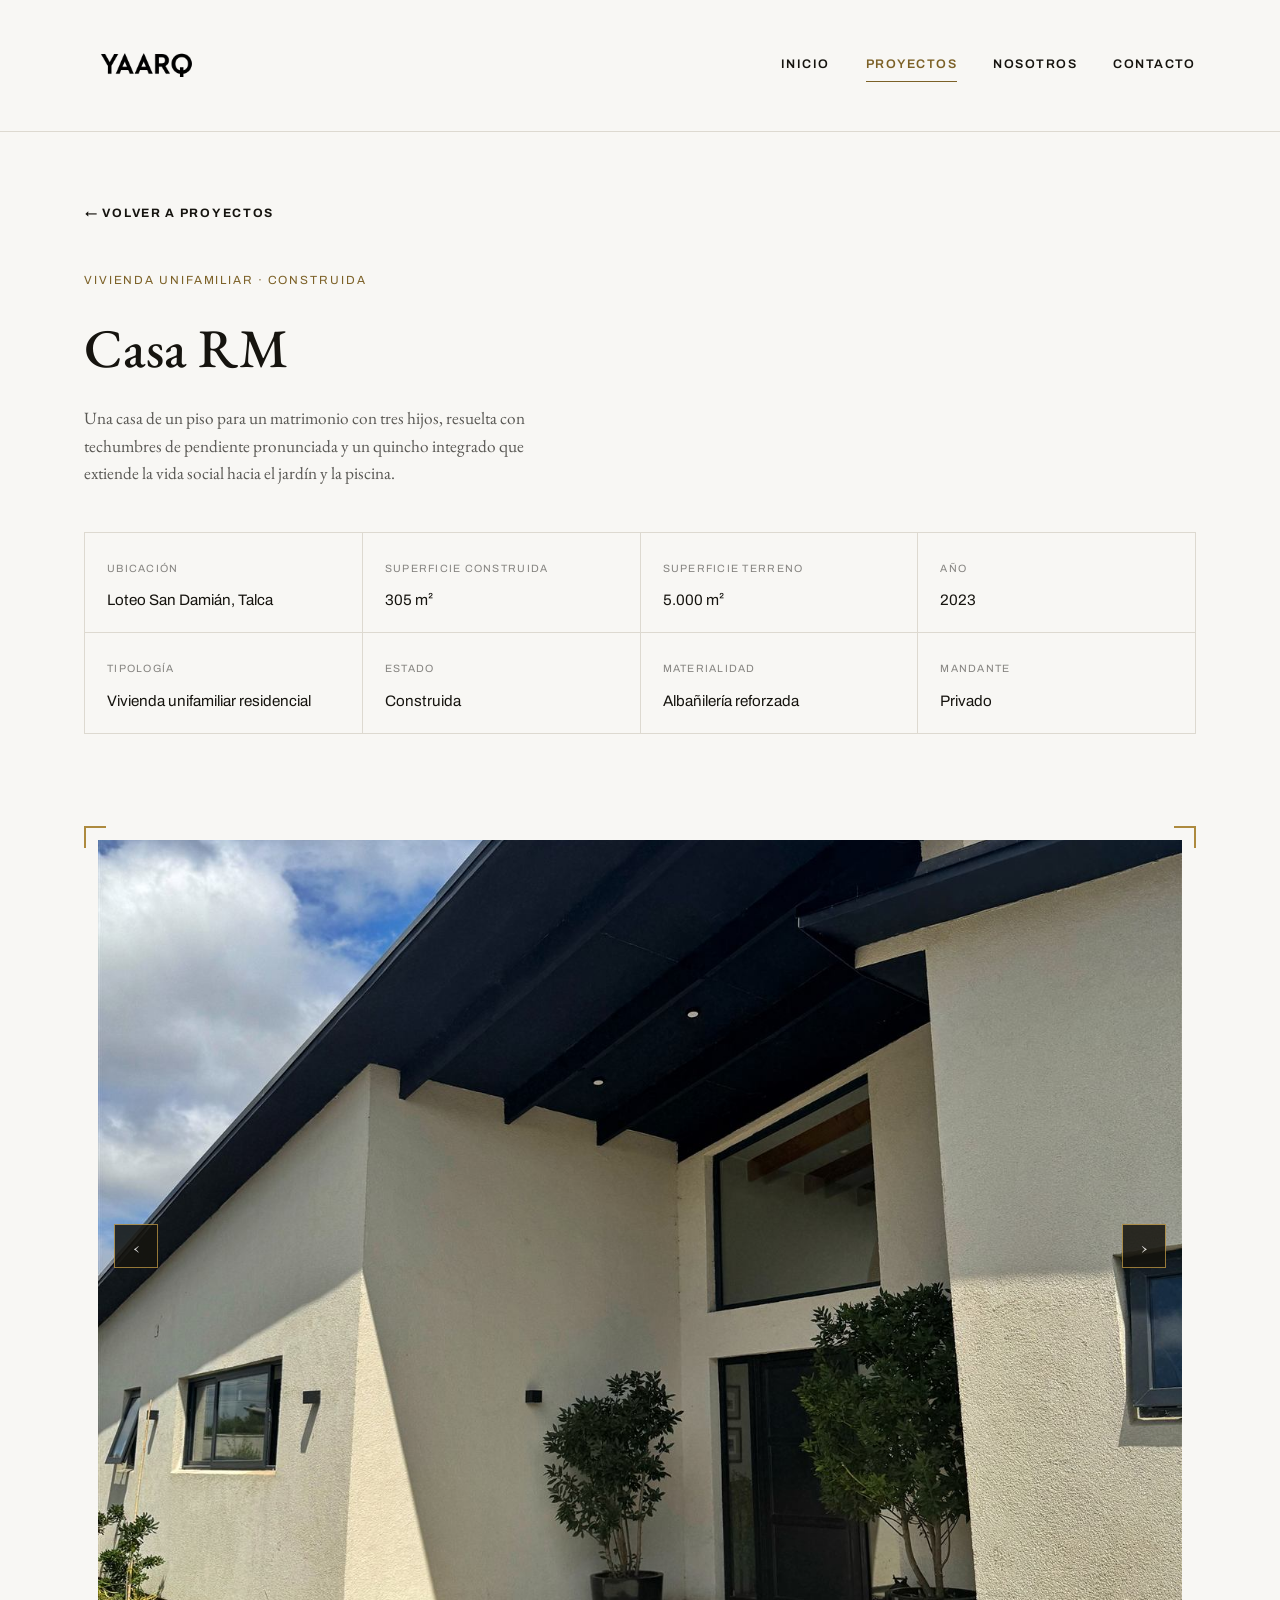
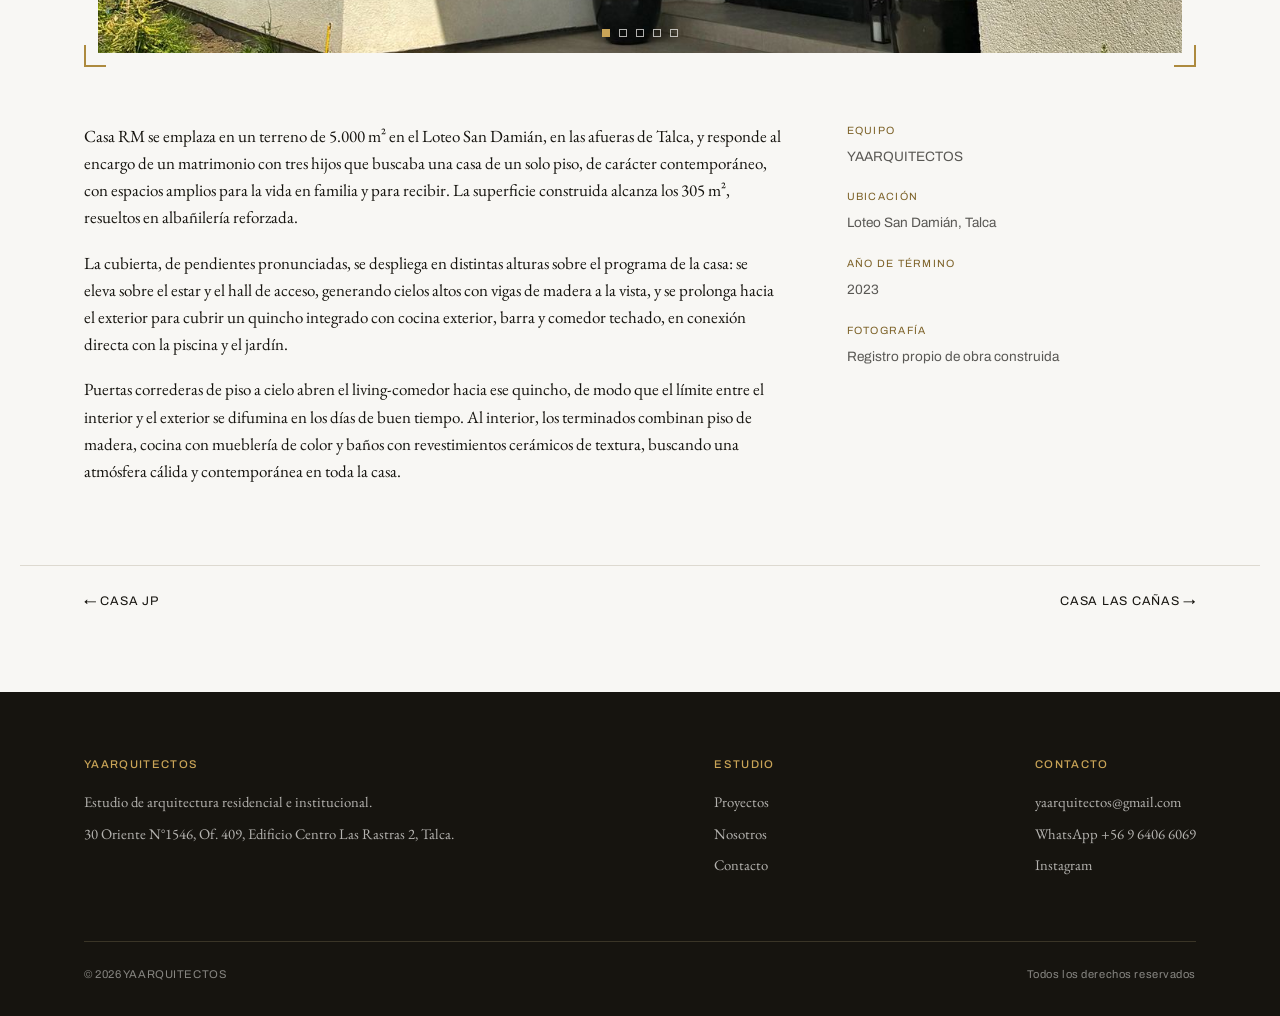
<file: proyectos/casa-rm.html>
<!doctype html>
<html lang="es">
<head>
<meta charset="UTF-8">
<meta name="viewport" content="width=device-width, initial-scale=1.0">
<title>Casa RM — YAARQUITECTOS</title>
<meta name="description" content="Proyecto Casa RM, vivienda unifamiliar en el Loteo San Damián, Talca, Región del Maule, por YAARQUITECTOS.">
<link rel="icon" href="../assets/img/logo.svg" type="image/svg+xml">
<link rel="preconnect" href="https://fonts.googleapis.com">
<link rel="preconnect" href="https://fonts.gstatic.com" crossorigin>
<link href="https://fonts.googleapis.com/css2?family=EB+Garamond:ital,wght@0,400;0,500;1,400;1,500&family=Archivo:wght@500;600;700&display=swap" rel="stylesheet">
<link rel="stylesheet" href="../assets/css/style.css">
</head>
<body>

<header class="site-header">
  <div class="nav-row">
    <a href="../index.html" class="brand"><img src="../assets/img/logo.png" alt="YAARQUITECTOS" class="brand-mark"></a>
    <button class="nav-toggle" aria-label="Abrir menú" aria-expanded="false"><span></span></button>
    <nav class="nav-links">
      <a href="../index.html">Inicio</a>
      <a href="../proyectos.html" aria-current="page">Proyectos</a>
      <a href="../nosotros.html">Nosotros</a>
      <a href="../contacto.html">Contacto</a>
    </nav>
  </div>
</header>

<section class="wrap ficha-head">
  <a href="../proyectos.html" class="btn btn-ghost" style="margin-bottom:8px;">← Volver a proyectos</a>
  <p class="ficha-code" style="margin-top:24px;">Vivienda unifamiliar · Construida</p>
  <h1 class="ficha-title">Casa RM</h1>
  <p class="ficha-sub">Una casa de un piso para un matrimonio con tres hijos, resuelta con techumbres de pendiente pronunciada y un quincho integrado que extiende la vida social hacia el jardín y la piscina.</p>

  <div class="data-table">
    <div class="data-cell"><span class="k">Ubicación</span><div class="v">Loteo San Damián, Talca</div></div>
    <div class="data-cell"><span class="k">Superficie construida</span><div class="v">305 m²</div></div>
    <div class="data-cell"><span class="k">Superficie terreno</span><div class="v">5.000 m²</div></div>
    <div class="data-cell"><span class="k">Año</span><div class="v">2023</div></div>
    <div class="data-cell"><span class="k">Tipología</span><div class="v">Vivienda unifamiliar residencial</div></div>
    <div class="data-cell"><span class="k">Estado</span><div class="v">Construida</div></div>
    <div class="data-cell"><span class="k">Materialidad</span><div class="v">Albañilería reforzada</div></div>
    <div class="data-cell"><span class="k">Mandante</span><div class="v">Privado</div></div>
  </div>
</section>

<section class="wrap ficha-media">
  <div class="frame ficha-carousel-frame"><span class="fc-tr"></span><span class="fc-bl"></span>
    <div class="carousel" data-carousel>
      <div class="carousel-viewport">
        <div class="carousel-track">
      <div class="carousel-slide"><img src="../assets/img/proyectos/casa-rm/casa-rm-fachada.jpg" alt="Fachada principal de Casa RM, obra construida"></div>
      <div class="carousel-slide"><img src="../assets/img/proyectos/casa-rm/casa-rm-quincho.jpg" alt="Quincho techado con barra y comedor exterior, Casa RM"></div>
      <div class="carousel-slide"><img src="../assets/img/proyectos/casa-rm/casa-rm-hall.jpg" alt="Hall de acceso de doble altura con vigas a la vista, Casa RM"></div>
      <div class="carousel-slide"><img src="../assets/img/proyectos/casa-rm/casa-rm-living.jpg" alt="Living-comedor con vigas de madera a la vista, Casa RM"></div>
      <div class="carousel-slide"><img src="../assets/img/proyectos/casa-rm/casa-rm-cocina.jpg" alt="Cocina en tono verde con isla central, Casa RM"></div>
        </div>
      </div>
      <button class="carousel-arrow carousel-prev" type="button" aria-label="Imagen anterior">&#8249;</button>
      <button class="carousel-arrow carousel-next" type="button" aria-label="Imagen siguiente">&#8250;</button>
      <div class="carousel-dots"></div>
    </div>
  </div>
</section>

<section class="wrap ficha-body">
  <div>
    <p>Casa RM se emplaza en un terreno de 5.000 m² en el Loteo San Damián, en las afueras de Talca, y responde al encargo de un matrimonio con tres hijos que buscaba una casa de un solo piso, de carácter contemporáneo, con espacios amplios para la vida en familia y para recibir. La superficie construida alcanza los 305 m², resueltos en albañilería reforzada.</p>
    <p>La cubierta, de pendientes pronunciadas, se despliega en distintas alturas sobre el programa de la casa: se eleva sobre el estar y el hall de acceso, generando cielos altos con vigas de madera a la vista, y se prolonga hacia el exterior para cubrir un quincho integrado con cocina exterior, barra y comedor techado, en conexión directa con la piscina y el jardín.</p>
    <p>Puertas correderas de piso a cielo abren el living-comedor hacia ese quincho, de modo que el límite entre el interior y el exterior se difumina en los días de buen tiempo. Al interior, los terminados combinan piso de madera, cocina con mueblería de color y baños con revestimientos cerámicos de textura, buscando una atmósfera cálida y contemporánea en toda la casa.</p>
  </div>
  <aside class="aside">
    <div><span class="k">Equipo</span>YAARQUITECTOS</div>
    <div><span class="k">Ubicación</span>Loteo San Damián, Talca</div>
    <div><span class="k">Año de término</span>2023</div>
    <div><span class="k">Fotografía</span>Registro propio de obra construida</div>
  </aside>
</section>

<nav class="wrap ficha-nav">
  <a href="casa-jp.html">← Casa JP</a>
  <a href="casa-las-canas.html">Casa Las Cañas →</a>
</nav>

<footer class="site-footer" style="margin-top:80px;">
  <div class="wrap">
    <div class="footer-row">
      <div class="footer-col">
        <h4>YAARQUITECTOS</h4>
        <p>Estudio de arquitectura residencial e institucional.</p>
        <p>30 Oriente N°1546, Of. 409, Edificio Centro Las Rastras 2, Talca.</p>
      </div>
      <div class="footer-col">
        <h4>Estudio</h4>
        <a href="../proyectos.html">Proyectos</a>
        <a href="../nosotros.html">Nosotros</a>
        <a href="../contacto.html">Contacto</a>
      </div>
      <div class="footer-col">
        <h4>Contacto</h4>
        <a href="mailto:yaarquitectos@gmail.com">yaarquitectos@gmail.com</a>
        <a href="https://wa.me/56964066069" target="_blank" rel="noopener">WhatsApp +56 9 6406 6069</a>
        <a href="https://www.instagram.com/ya.arq/" target="_blank" rel="noopener">Instagram</a>
      </div>
    </div>
    <div class="footer-bottom">
      <span>© <span data-year></span> YAARQUITECTOS</span>
      <span>Todos los derechos reservados</span>
    </div>
  </div>
</footer>

<script src="../assets/js/main.js"></script>
<script src="../assets/js/carousel.js"></script>
</body>
</html>
</file>
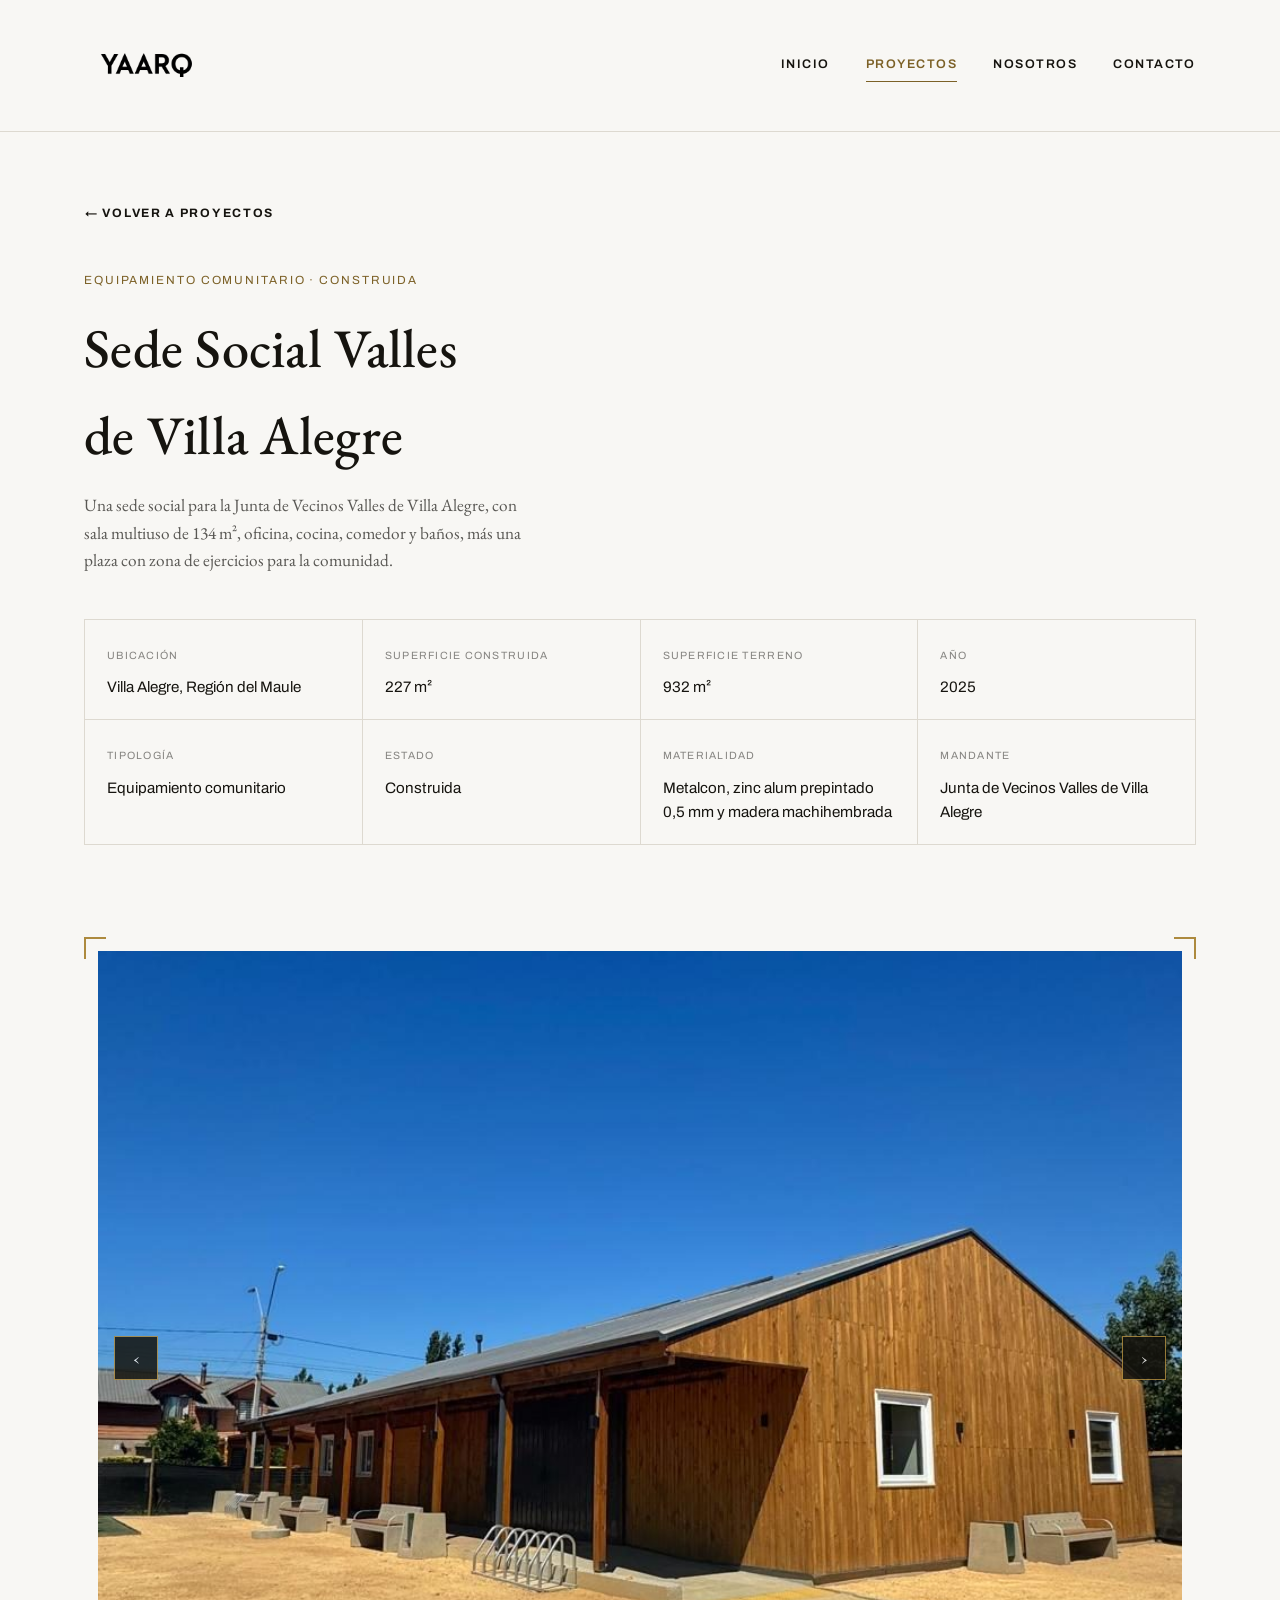
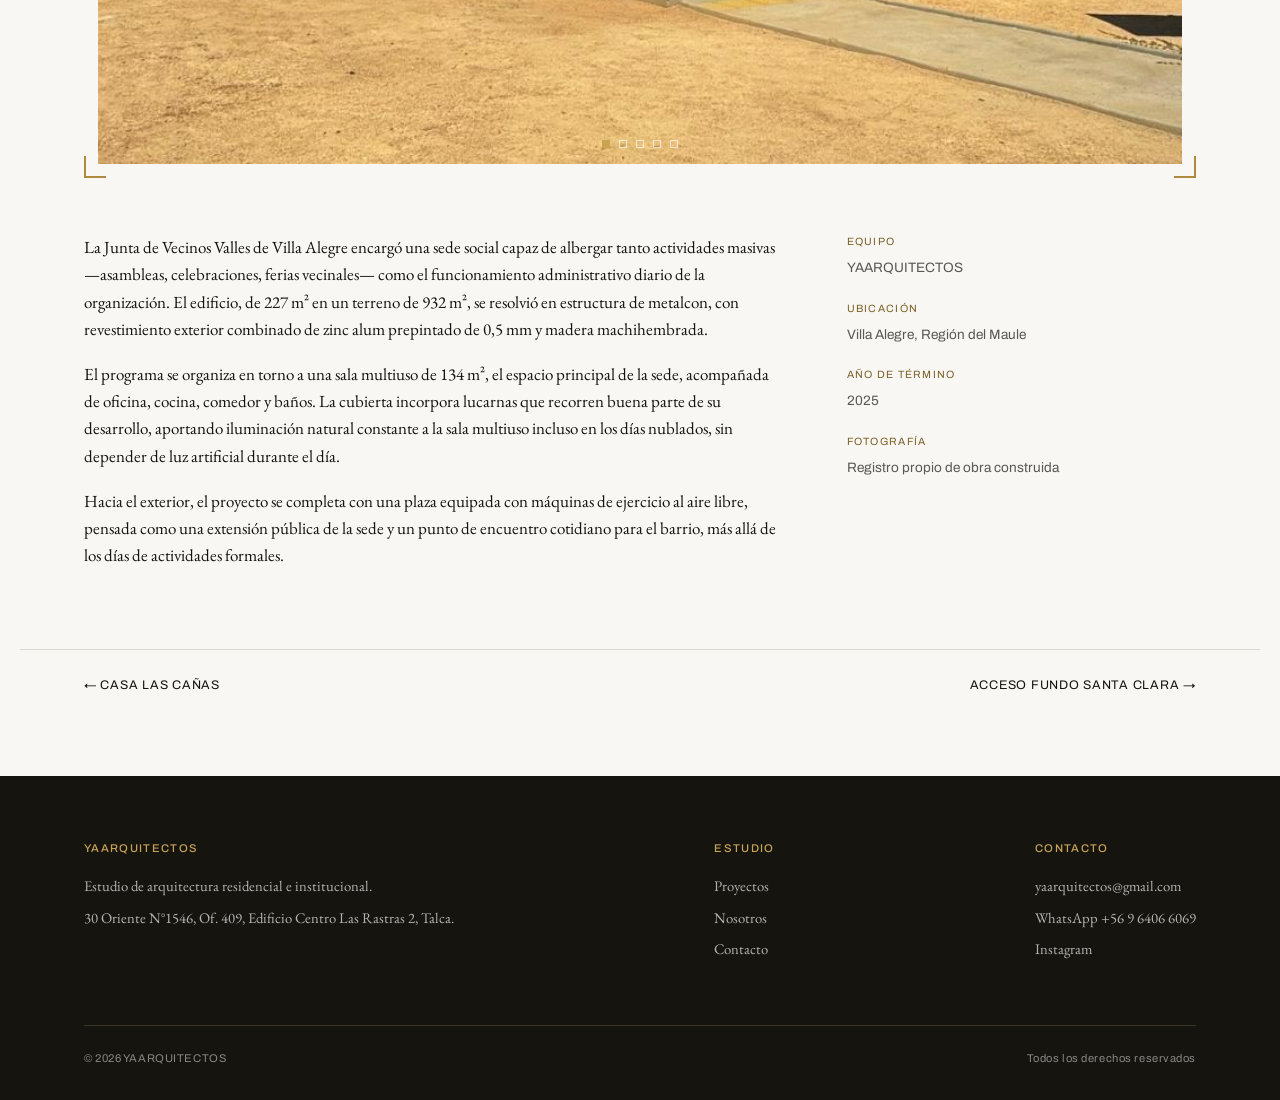
<file: proyectos/sede-social-villa-alegre.html>
<!doctype html>
<html lang="es">
<head>
<meta charset="UTF-8">
<meta name="viewport" content="width=device-width, initial-scale=1.0">
<title>Sede Social Valles de Villa Alegre — YAARQUITECTOS</title>
<meta name="description" content="Proyecto Sede Social Valles de Villa Alegre, equipamiento comunitario en Villa Alegre, Región del Maule, por YAARQUITECTOS.">
<link rel="icon" href="../assets/img/logo.svg" type="image/svg+xml">
<link rel="preconnect" href="https://fonts.googleapis.com">
<link rel="preconnect" href="https://fonts.gstatic.com" crossorigin>
<link href="https://fonts.googleapis.com/css2?family=EB+Garamond:ital,wght@0,400;0,500;1,400;1,500&family=Archivo:wght@500;600;700&display=swap" rel="stylesheet">
<link rel="stylesheet" href="../assets/css/style.css">
</head>
<body>

<header class="site-header">
  <div class="nav-row">
    <a href="../index.html" class="brand"><img src="../assets/img/logo.png" alt="YAARQUITECTOS" class="brand-mark"></a>
    <button class="nav-toggle" aria-label="Abrir menú" aria-expanded="false"><span></span></button>
    <nav class="nav-links">
      <a href="../index.html">Inicio</a>
      <a href="../proyectos.html" aria-current="page">Proyectos</a>
      <a href="../nosotros.html">Nosotros</a>
      <a href="../contacto.html">Contacto</a>
    </nav>
  </div>
</header>

<section class="wrap ficha-head">
  <a href="../proyectos.html" class="btn btn-ghost" style="margin-bottom:8px;">← Volver a proyectos</a>
  <p class="ficha-code" style="margin-top:24px;">Equipamiento comunitario · Construida</p>
  <h1 class="ficha-title">Sede Social Valles de Villa Alegre</h1>
  <p class="ficha-sub">Una sede social para la Junta de Vecinos Valles de Villa Alegre, con sala multiuso de 134 m², oficina, cocina, comedor y baños, más una plaza con zona de ejercicios para la comunidad.</p>

  <div class="data-table">
    <div class="data-cell"><span class="k">Ubicación</span><div class="v">Villa Alegre, Región del Maule</div></div>
    <div class="data-cell"><span class="k">Superficie construida</span><div class="v">227 m²</div></div>
    <div class="data-cell"><span class="k">Superficie terreno</span><div class="v">932 m²</div></div>
    <div class="data-cell"><span class="k">Año</span><div class="v">2025</div></div>
    <div class="data-cell"><span class="k">Tipología</span><div class="v">Equipamiento comunitario</div></div>
    <div class="data-cell"><span class="k">Estado</span><div class="v">Construida</div></div>
    <div class="data-cell"><span class="k">Materialidad</span><div class="v">Metalcon, zinc alum prepintado 0,5 mm y madera machihembrada</div></div>
    <div class="data-cell"><span class="k">Mandante</span><div class="v">Junta de Vecinos Valles de Villa Alegre</div></div>
  </div>
</section>

<section class="wrap ficha-media">
  <div class="frame ficha-carousel-frame"><span class="fc-tr"></span><span class="fc-bl"></span>
    <div class="carousel" data-carousel>
      <div class="carousel-viewport">
        <div class="carousel-track">
      <div class="carousel-slide"><img src="../assets/img/proyectos/sede-social-villa-alegre/sva-fachada.jpg" alt="Fachada principal de la Sede Social Valles de Villa Alegre"></div>
      <div class="carousel-slide"><img src="../assets/img/proyectos/sede-social-villa-alegre/sva-multiuso.jpg" alt="Sala multiuso con estructura de madera a la vista"></div>
      <div class="carousel-slide"><img src="../assets/img/proyectos/sede-social-villa-alegre/sva-plaza.jpg" alt="Plaza con zona de ejercicios exterior"></div>
      <div class="carousel-slide"><img src="../assets/img/proyectos/sede-social-villa-alegre/sva-corredor.jpg" alt="Corredor cubierto de acceso a oficinas"></div>
      <div class="carousel-slide"><img src="../assets/img/proyectos/sede-social-villa-alegre/sva-lucarnas.jpg" alt="Detalle de lucarnas en la cubierta"></div>
        </div>
      </div>
      <button class="carousel-arrow carousel-prev" type="button" aria-label="Imagen anterior">&#8249;</button>
      <button class="carousel-arrow carousel-next" type="button" aria-label="Imagen siguiente">&#8250;</button>
      <div class="carousel-dots"></div>
    </div>
  </div>
</section>

<section class="wrap ficha-body">
  <div>
    <p>La Junta de Vecinos Valles de Villa Alegre encargó una sede social capaz de albergar tanto actividades masivas —asambleas, celebraciones, ferias vecinales— como el funcionamiento administrativo diario de la organización. El edificio, de 227 m² en un terreno de 932 m², se resolvió en estructura de metalcon, con revestimiento exterior combinado de zinc alum prepintado de 0,5 mm y madera machihembrada.</p>
    <p>El programa se organiza en torno a una sala multiuso de 134 m², el espacio principal de la sede, acompañada de oficina, cocina, comedor y baños. La cubierta incorpora lucarnas que recorren buena parte de su desarrollo, aportando iluminación natural constante a la sala multiuso incluso en los días nublados, sin depender de luz artificial durante el día.</p>
    <p>Hacia el exterior, el proyecto se completa con una plaza equipada con máquinas de ejercicio al aire libre, pensada como una extensión pública de la sede y un punto de encuentro cotidiano para el barrio, más allá de los días de actividades formales.</p>
  </div>
  <aside class="aside">
    <div><span class="k">Equipo</span>YAARQUITECTOS</div>
    <div><span class="k">Ubicación</span>Villa Alegre, Región del Maule</div>
    <div><span class="k">Año de término</span>2025</div>
    <div><span class="k">Fotografía</span>Registro propio de obra construida</div>
  </aside>
</section>

<nav class="wrap ficha-nav">
  <a href="casa-las-canas.html">← Casa Las Cañas</a>
  <a href="acceso-fundo-santa-clara.html">Acceso Fundo Santa Clara →</a>
</nav>

<footer class="site-footer" style="margin-top:80px;">
  <div class="wrap">
    <div class="footer-row">
      <div class="footer-col">
        <h4>YAARQUITECTOS</h4>
        <p>Estudio de arquitectura residencial e institucional.</p>
        <p>30 Oriente N°1546, Of. 409, Edificio Centro Las Rastras 2, Talca.</p>
      </div>
      <div class="footer-col">
        <h4>Estudio</h4>
        <a href="../proyectos.html">Proyectos</a>
        <a href="../nosotros.html">Nosotros</a>
        <a href="../contacto.html">Contacto</a>
      </div>
      <div class="footer-col">
        <h4>Contacto</h4>
        <a href="mailto:yaarquitectos@gmail.com">yaarquitectos@gmail.com</a>
        <a href="https://wa.me/56964066069" target="_blank" rel="noopener">WhatsApp +56 9 6406 6069</a>
        <a href="https://www.instagram.com/ya.arq/" target="_blank" rel="noopener">Instagram</a>
      </div>
    </div>
    <div class="footer-bottom">
      <span>© <span data-year></span> YAARQUITECTOS</span>
      <span>Todos los derechos reservados</span>
    </div>
  </div>
</footer>

<script src="../assets/js/main.js"></script>
<script src="../assets/js/carousel.js"></script>
</body>
</html>
</file>
<file: assets/css/style.css>
/* ============================================================
   YAARQ — Sistema de diseño
   Paleta: papel crema + tinta casi negra + bronce dorado
   Tipografía: EB Garamond (editorial) + Archivo (técnica/rótulos)
   Firma: marcas de esquina tipo plano técnico enmarcando imágenes
   ============================================================ */

:root{
  --ink: #16140f;
  --ink-soft: #211d15;
  --paper: #f8f7f4;
  --paper-soft: #eeece6;
  --gold: #ad8a3e;
  --gold-deep: #7c6127;
  --gold-bright: #c9a457;
  --line: #ddd9d0;
  --line-dark: #3a3527;
  --ink-70: rgba(22,20,15,.7);
  --ink-50: rgba(22,20,15,.5);
  --paper-70: rgba(248,247,244,.7);
  --paper-50: rgba(248,247,244,.5);

  --serif: 'EB Garamond', 'Garamond', 'Georgia', serif;
  --sans: 'Archivo', 'Helvetica Neue', Arial, sans-serif;

  --maxw: 1240px;
  --gutter: clamp(20px, 5vw, 72px);
}

*,*::before,*::after{ box-sizing:border-box; }
html{ scroll-behavior:smooth; }
body{
  margin:0;
  background:var(--paper);
  color:var(--ink);
  font-family:var(--serif);
  font-size:17px;
  line-height:1.6;
  -webkit-font-smoothing:antialiased;
}
img{ max-width:100%; display:block; }
a{ color:inherit; text-decoration:none; }
h1,h2,h3,h4{ font-weight:500; margin:0; letter-spacing:.005em; }
p{ margin:0; }
ul{ margin:0; padding:0; list-style:none; }
button{ font-family:inherit; cursor:pointer; }

:focus-visible{
  outline:2px solid var(--gold-deep);
  outline-offset:3px;
}

.wrap{
  max-width:var(--maxw);
  margin:0 auto;
  padding-left:var(--gutter);
  padding-right:var(--gutter);
}

.eyebrow{
  font-family:var(--sans);
  font-size:.72rem;
  font-weight:600;
  letter-spacing:.22em;
  text-transform:uppercase;
  color:var(--gold-deep);
}
.on-dark .eyebrow{ color:var(--gold-bright); }

/* ---------------- Header / Nav ---------------- */
.site-header{
  position:sticky; top:0; z-index:50;
  background:var(--paper);
  border-bottom:1px solid var(--line);
}
.nav-row{
  display:flex; align-items:center; justify-content:space-between;
  padding:18px var(--gutter);
  max-width:var(--maxw); margin:0 auto;
}
.brand{ display:flex; align-items:center; }
.brand-mark{ height:94.5px; width:auto; }
.nav-links{
  display:flex; gap:36px;
  font-family:var(--sans); font-size:.78rem; letter-spacing:.12em;
  text-transform:uppercase; font-weight:600;
}
.nav-links a{
  padding:6px 0; border-bottom:1px solid transparent;
  transition:border-color .2s ease, color .2s ease;
}
.nav-links a:hover, .nav-links a[aria-current="page"]{
  border-color:var(--gold-deep); color:var(--gold-deep);
}
.nav-toggle{
  display:none; background:none; border:1px solid var(--line-dark);
  width:40px; height:36px; position:relative;
}
.nav-toggle span, .nav-toggle span::before, .nav-toggle span::after{
  content:''; position:absolute; left:9px; right:9px; height:1px; background:var(--ink);
}
.nav-toggle span{ top:17px; }
.nav-toggle span::before{ top:-6px; }
.nav-toggle span::after{ top:6px; }

@media (max-width: 820px){
  .nav-links{
    position:absolute; top:100%; left:0; right:0;
    background:var(--paper); border-bottom:1px solid var(--line);
    flex-direction:column; gap:0; padding:8px var(--gutter) 20px;
    display:none;
  }
  .nav-links.open{ display:flex; }
  .nav-links a{ padding:12px 0; border-bottom:1px solid var(--line); }
  .nav-toggle{ display:block; }
}

/* ---------------- Buttons ---------------- */
.btn{
  display:inline-flex; align-items:center; gap:10px;
  font-family:var(--sans); font-size:.76rem; font-weight:700;
  letter-spacing:.14em; text-transform:uppercase;
  padding:15px 26px; border:1px solid var(--ink);
  transition:background .2s ease, color .2s ease, border-color .2s ease;
}
.btn:hover{ background:var(--ink); color:var(--paper); }
.btn-gold{ border-color:var(--gold-deep); color:var(--gold-deep); }
.btn-gold:hover{ background:var(--gold-deep); color:var(--paper); }
.on-dark .btn{ border-color:var(--paper); color:var(--paper); }
.on-dark .btn:hover{ background:var(--paper); color:var(--ink); }
.btn-ghost{ border-color:transparent; padding-left:0; padding-right:0; }
.btn-ghost:hover{ background:none; color:var(--gold-deep); }
.btn-arrow{ font-size:1rem; transition:transform .2s ease; }
.btn:hover .btn-arrow{ transform:translateX(4px); }

/* ---------------- Corner-mark frame (elemento de firma) ----------------
   Marcas en L en las cuatro esquinas, como registros de un plano técnico */
.frame{
  position:relative;
  padding:14px;
}
.frame::before, .frame::after,
.frame .fc-tr, .frame .fc-bl{
  content:''; position:absolute; width:22px; height:22px;
  border-color:var(--gold); border-style:solid; border-width:0;
}
.frame::before{ top:0; left:0; border-top-width:2px; border-left-width:2px; }
.frame::after{ bottom:0; right:0; border-bottom-width:2px; border-right-width:2px; }
.frame .fc-tr{ top:0; right:0; border-top-width:2px; border-right-width:2px; }
.frame .fc-bl{ bottom:0; left:0; border-bottom-width:2px; border-left-width:2px; }
.frame .frame-media{ overflow:hidden; }
.frame img{ width:100%; height:100%; object-fit:cover; }

/* Placeholder de imagen (mientras no hay foto real) */
.ph{
  width:100%; aspect-ratio:var(--ar, 4/3);
  background:
    repeating-linear-gradient(135deg, var(--paper-soft) 0 2px, transparent 2px 14px),
    var(--ink);
  display:flex; align-items:center; justify-content:center;
  text-align:center; padding:24px;
}
.ph span{
  font-family:var(--sans); font-size:.68rem; letter-spacing:.14em;
  text-transform:uppercase; color:var(--paper-70);
}

/* ---------------- Sections ---------------- */
.section{ padding:96px 0; }
.section-tight{ padding:64px 0; }
.on-dark{ background:var(--ink); color:var(--paper); }
.on-soft{ background:var(--paper-soft); }

.section-head{
  display:flex; justify-content:space-between; align-items:flex-end;
  gap:24px; margin-bottom:48px; flex-wrap:wrap;
}
.section-head h2{ font-size:clamp(1.7rem, 3vw, 2.4rem); }

.rule{ height:1px; background:var(--line); border:0; margin:0; }
.on-dark .rule{ background:var(--line-dark); }

/* ---------------- Hero ---------------- */
.hero{
  background:var(--ink); color:var(--paper);
  padding:120px 0 90px;
  position:relative;
}
.hero-grid{
  display:grid; grid-template-columns:1.1fr .9fr; gap:64px; align-items:end;
}
.hero h1{
  font-size:clamp(2.6rem, 6vw, 4.6rem);
  line-height:1.04; margin-top:18px;
  max-width:14ch;
}
.hero h1 em{ color:var(--gold-bright); font-style:italic; }
.hero p{ margin-top:24px; max-width:46ch; color:var(--paper-70); font-size:1.08rem; }
.hero .actions{ margin-top:38px; display:flex; gap:18px; flex-wrap:wrap; }
@media (max-width: 900px){
  .hero-grid{ grid-template-columns:1fr; }
}

/* ---------------- Cards de proyecto ---------------- */
.project-grid{
  display:grid; grid-template-columns:repeat(3, 1fr); gap:44px 32px;
}
@media (max-width: 980px){ .project-grid{ grid-template-columns:repeat(2,1fr); } }
@media (max-width: 640px){ .project-grid{ grid-template-columns:1fr; } }

.pcard-link{ display:block; }
.project-grid .frame-media{ aspect-ratio:4/3; }
.pcard-meta{
  display:flex; justify-content:space-between; align-items:baseline;
  margin-top:16px; font-family:var(--sans);
}
.pcard-meta .status{ font-size:.68rem; letter-spacing:.12em; text-transform:uppercase; color:var(--gold-deep); }
.pcard-name{ font-family:var(--serif); font-size:1.3rem; margin-top:6px; }
.pcard-tag{ font-family:var(--sans); font-size:.72rem; letter-spacing:.08em; color:var(--ink-50); text-transform:uppercase; margin-top:4px; }
.pcard-link:hover .frame::before,
.pcard-link:hover .frame::after,
.pcard-link:hover .frame .fc-tr,
.pcard-link:hover .frame .fc-bl{ border-color:var(--gold-bright); }
.pcard-link .frame img{ transition:transform .5s ease; }
.pcard-link:hover .frame img{ transform:scale(1.045); }

/* ---------------- Ficha técnica de proyecto ---------------- */
.ficha-head{ padding-top:56px; padding-bottom:36px; }
.ficha-code{ font-family:var(--sans); font-size:.74rem; letter-spacing:.16em; color:var(--gold-deep); text-transform:uppercase; }
.ficha-title{ font-size:clamp(2.2rem, 5vw, 3.4rem); margin-top:14px; max-width:16ch; }
.ficha-sub{ margin-top:14px; color:var(--ink-70); max-width:56ch; font-size:1.08rem; }

.data-table{
  margin-top:44px;
  display:grid; grid-template-columns:repeat(4,1fr);
  border-top:1px solid var(--line); border-left:1px solid var(--line);
}
.data-cell{ border-right:1px solid var(--line); border-bottom:1px solid var(--line); padding:20px 22px; }
.data-cell .k{ font-family:var(--sans); font-size:.66rem; letter-spacing:.12em; text-transform:uppercase; color:var(--ink-50); }
.data-cell .v{ font-family:var(--sans); font-size:.95rem; margin-top:8px; color:var(--ink); }
@media (max-width: 760px){ .data-table{ grid-template-columns:repeat(2,1fr); } }

.ficha-media{ margin-top:56px; }

/* ---------------- Carrusel de proyecto (4:3, sin deformar) ---------------- */
.carousel{ position:relative; }
.carousel-viewport{ overflow:hidden; }
.carousel-track{ display:flex; will-change:transform; transition:transform .5s cubic-bezier(.65,0,.35,1); }
.carousel-slide{ flex:0 0 100%; aspect-ratio:4/3; }
.carousel-slide img{ width:100%; height:100%; object-fit:cover; display:block; }

.carousel-arrow{
  position:absolute; top:50%; transform:translateY(-50%);
  width:44px; height:44px; display:flex; align-items:center; justify-content:center;
  background:var(--ink); color:var(--paper); border:1px solid var(--gold);
  font-size:1.1rem; opacity:.85; transition:opacity .2s ease, background .2s ease;
  z-index:2;
}
.carousel-arrow:hover{ opacity:1; background:var(--gold-deep); }
.carousel-prev{ left:16px; }
.carousel-next{ right:16px; }

.carousel-dots{
  position:absolute; left:0; right:0; bottom:16px;
  display:flex; justify-content:center; gap:9px; z-index:2;
}
.carousel-dot{
  width:8px; height:8px; padding:0; border:1px solid var(--paper);
  background:transparent; opacity:.7; transition:background .2s ease, opacity .2s ease;
}
.carousel-dot[aria-current="true"]{ background:var(--gold-bright); border-color:var(--gold-bright); opacity:1; }

@media (max-width: 640px){
  .carousel-arrow{ width:36px; height:36px; font-size:.95rem; }
  .carousel-prev{ left:10px; }
  .carousel-next{ right:10px; }
}

.ficha-body{
  margin-top:56px; display:grid; grid-template-columns:2fr 1fr; gap:64px;
}
.ficha-body p + p{ margin-top:18px; }
.ficha-body .aside{ font-family:var(--sans); font-size:.85rem; color:var(--ink-70); }
.ficha-body .aside .k{ font-size:.66rem; letter-spacing:.12em; text-transform:uppercase; color:var(--gold-deep); display:block; margin-bottom:6px; }
.ficha-body .aside > div{ margin-bottom:22px; }
@media (max-width: 820px){ .ficha-body{ grid-template-columns:1fr; } }

.ficha-nav{
  margin-top:80px; display:flex; justify-content:space-between;
  border-top:1px solid var(--line); padding-top:26px;
  font-family:var(--sans); font-size:.78rem; letter-spacing:.06em; text-transform:uppercase;
}
.ficha-nav a{ transition:color .2s ease; }
.ficha-nav a:hover{ color:var(--gold-deep); }

/* ---------------- Nosotros ---------------- */
.stat-row{ display:grid; grid-template-columns:repeat(4,1fr); gap:32px; margin-top:56px; }
@media (max-width: 760px){ .stat-row{ grid-template-columns:repeat(2,1fr); } }
.stat{ border-top:1px solid var(--line-dark); padding-top:16px; }
.stat .num{ font-size:2.2rem; color:var(--gold-bright); }
.stat .lbl{ font-family:var(--sans); font-size:.7rem; letter-spacing:.1em; text-transform:uppercase; color:var(--paper-70); margin-top:8px; }

.value-grid{ display:grid; grid-template-columns:repeat(3,1fr); gap:40px; margin-top:48px; }
@media (max-width: 820px){ .value-grid{ grid-template-columns:1fr; } }
.value-grid h3{ font-family:var(--sans); font-size:.8rem; letter-spacing:.1em; text-transform:uppercase; color:var(--gold-deep); }
.value-grid p{ margin-top:12px; color:var(--ink-70); }
.on-dark .value-grid p{ color:var(--paper-70); }

.team-grid{ display:grid; grid-template-columns:repeat(auto-fit, minmax(220px,280px)); gap:32px; margin-top:48px; }
.team-card .frame{ --ar:1; }
.team-name{ margin-top:16px; font-size:1.1rem; }
.team-role{ font-family:var(--sans); font-size:.7rem; letter-spacing:.1em; text-transform:uppercase; color:var(--gold-deep); margin-top:4px; }
.team-degree{ font-family:var(--sans); font-size:.8rem; color:var(--ink-70); margin-top:6px; }

/* ---------------- Contacto ---------------- */
.contact-grid{ display:grid; grid-template-columns:1fr 1fr; gap:72px; }
@media (max-width: 900px){ .contact-grid{ grid-template-columns:1fr; gap:48px; } }
.field{ margin-bottom:22px; }
.field label{ display:block; font-family:var(--sans); font-size:.7rem; letter-spacing:.1em; text-transform:uppercase; color:var(--ink-50); margin-bottom:8px; }
.on-dark .field label{ color:var(--paper-50); }
.field .optional{ text-transform:none; letter-spacing:0; font-style:italic; }
.field input, .field textarea{
  width:100%; background:transparent; border:0; border-bottom:1px solid var(--ink-50);
  padding:10px 2px; font-family:var(--serif); font-size:1.05rem; color:var(--ink); resize:vertical;
}
.field input::placeholder, .field textarea::placeholder{ color:var(--ink-50); opacity:.7; }
.on-dark .field input, .on-dark .field textarea{ color:var(--paper); border-bottom-color:var(--paper-50); }
.on-dark .field input::placeholder, .on-dark .field textarea::placeholder{ color:var(--paper-50); opacity:.8; }
.field input:focus, .field textarea:focus{ outline:none; border-bottom-color:var(--gold-bright); }
.contact-info dt{ font-family:var(--sans); font-size:.66rem; letter-spacing:.12em; text-transform:uppercase; color:var(--gold-bright); margin-top:26px; }
.contact-info dd{ margin:8px 0 0; font-size:1.1rem; }
.contact-info dt:first-child{ margin-top:0; }
.contact-info dd a:hover{ color:var(--gold-bright); }

.map-frame{ border:1px solid var(--line-dark); }
.map-frame iframe{ width:100%; height:340px; display:block; border:0; filter:grayscale(.15) contrast(1.05); }

.calendly-frame{ border:1px solid var(--line); background:var(--paper); }
.calendly-frame .calendly-inline-widget{ width:100%; }

/* ---------------- Footer ---------------- */
.site-footer{ background:var(--ink); color:var(--paper); padding:64px 0 32px; }
.footer-row{ display:flex; justify-content:space-between; gap:40px; flex-wrap:wrap; }
.footer-col h4{ font-family:var(--sans); font-size:.7rem; letter-spacing:.12em; text-transform:uppercase; color:var(--gold-bright); margin-bottom:16px; }
.footer-col a, .footer-col p{ display:block; color:var(--paper-70); font-size:.92rem; margin-bottom:8px; }
.footer-col a:hover{ color:var(--paper); }
.footer-bottom{
  margin-top:56px; padding-top:24px; border-top:1px solid var(--line-dark);
  display:flex; justify-content:space-between; flex-wrap:wrap; gap:12px;
  font-family:var(--sans); font-size:.7rem; letter-spacing:.05em; color:var(--paper-50);
}

/* ---------------- Utilidades ---------------- */
.mt-0{ margin-top:0 !important; }
.center{ text-align:center; }
.max-56{ max-width:56ch; }
</file>
